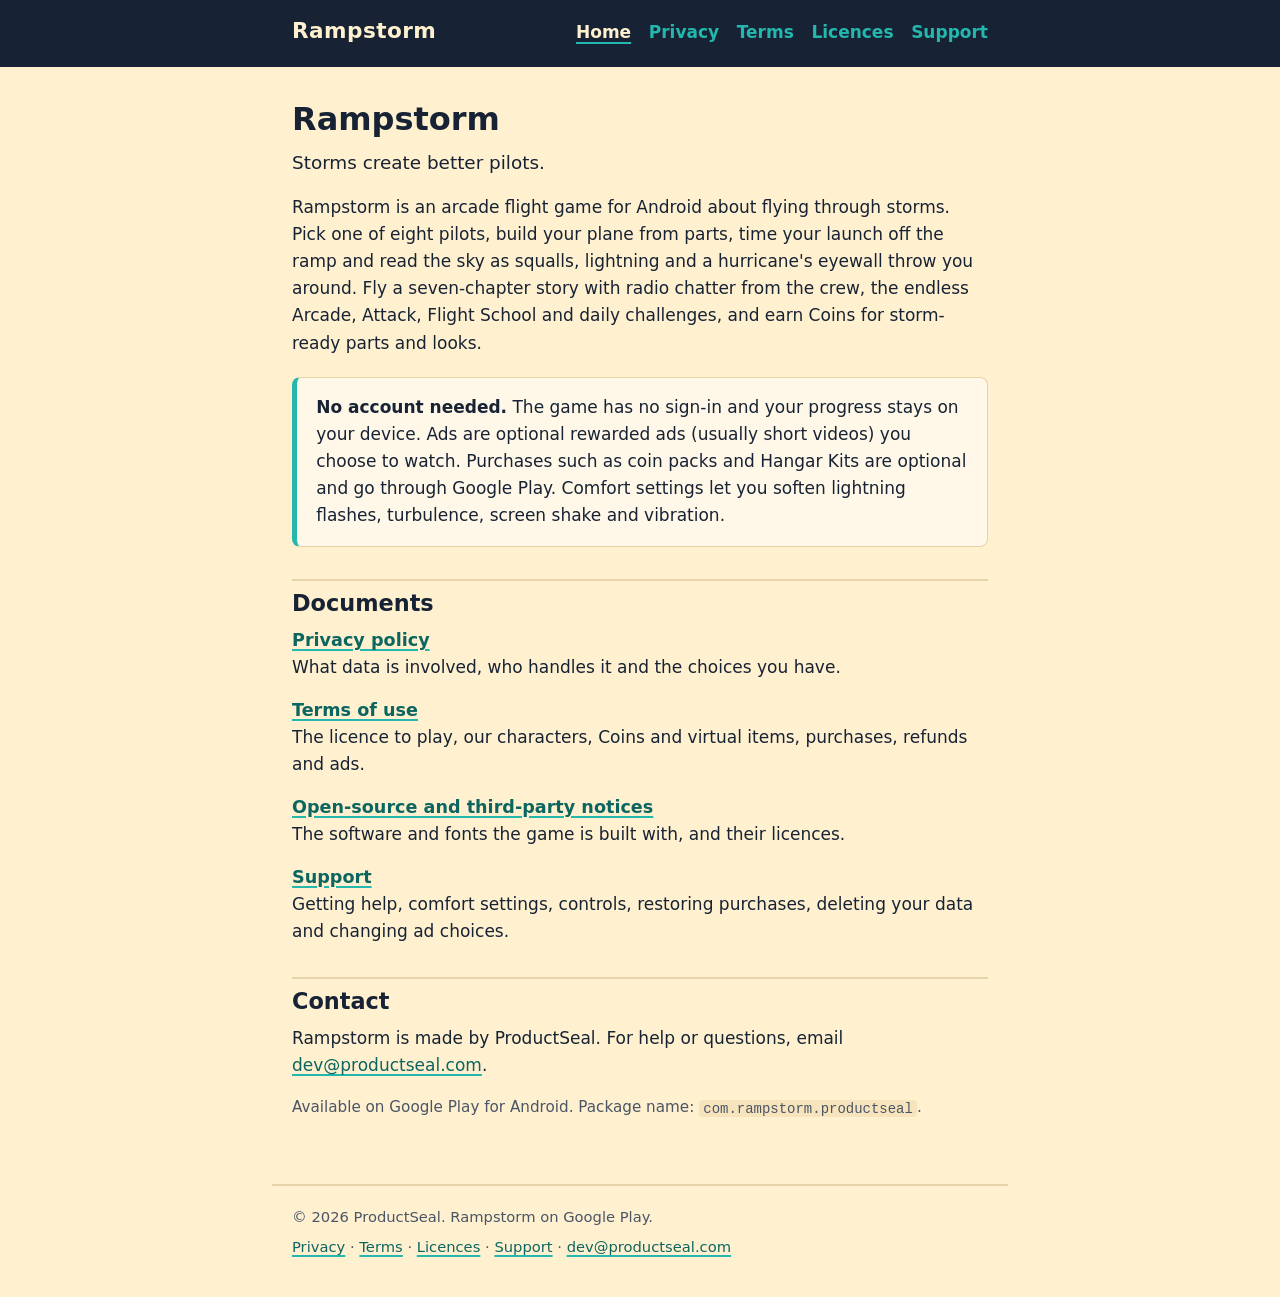
<file: index.html>
<!DOCTYPE html>
<html lang="en">
<head>
<meta charset="utf-8">
<meta name="viewport" content="width=device-width, initial-scale=1">
<title>Rampstorm</title>
<meta name="description" content="Rampstorm, an arcade flight game about flying through storms, for Android by ProductSeal. Privacy policy, terms of use, licences and support.">
<link rel="stylesheet" href="style.css">
</head>
<body>
<header class="site-header">
  <div class="wrap">
    <a class="brand" href="index.html">Rampstorm</a>
    <nav class="site-nav" aria-label="Site">
      <ul>
        <li><a href="index.html" aria-current="page">Home</a></li>
        <li><a href="privacy/index.html">Privacy</a></li>
        <li><a href="terms/index.html">Terms</a></li>
        <li><a href="licenses/index.html">Licences</a></li>
        <li><a href="support/index.html">Support</a></li>
      </ul>
    </nav>
  </div>
</header>

<main class="wrap">
  <h1>Rampstorm</h1>
  <p class="lede">Storms create better pilots.</p>
  <p>Rampstorm is an arcade flight game for Android about flying through storms. Pick one of eight pilots, build your plane from parts, time your launch off the ramp and read the sky as squalls, lightning and a hurricane's eyewall throw you around. Fly a seven-chapter story with radio chatter from the crew, the endless Arcade, Attack, Flight School and daily challenges, and earn Coins for storm-ready parts and looks.</p>

  <div class="card">
    <p><strong>No account needed.</strong> The game has no sign-in and your progress stays on your device. Ads are optional rewarded ads (usually short videos) you choose to watch. Purchases such as coin packs and Hangar Kits are optional and go through Google Play. Comfort settings let you soften lightning flashes, turbulence, screen shake and vibration.</p>
  </div>

  <h2>Documents</h2>
  <ul class="doc-list">
    <li><a href="privacy/index.html">Privacy policy</a><br>What data is involved, who handles it and the choices you have.</li>
    <li><a href="terms/index.html">Terms of use</a><br>The licence to play, our characters, Coins and virtual items, purchases, refunds and ads.</li>
    <li><a href="licenses/index.html">Open-source and third-party notices</a><br>The software and fonts the game is built with, and their licences.</li>
    <li><a href="support/index.html">Support</a><br>Getting help, comfort settings, controls, restoring purchases, deleting your data and changing ad choices.</li>
  </ul>

  <h2>Contact</h2>
  <p>Rampstorm is made by ProductSeal. For help or questions, email <a href="mailto:dev@productseal.com">dev@productseal.com</a>.</p>
  <p class="meta">Available on Google Play for Android. Package name: <code>com.rampstorm.productseal</code>.</p>
</main>

<footer class="site-footer wrap">
  <p>&copy; 2026 ProductSeal. Rampstorm on Google Play.</p>
  <p><a href="privacy/index.html">Privacy</a> &middot; <a href="terms/index.html">Terms</a> &middot; <a href="licenses/index.html">Licences</a> &middot; <a href="support/index.html">Support</a> &middot; <a href="mailto:dev@productseal.com">dev@productseal.com</a></p>
</footer>
</body>
</html>
</file>
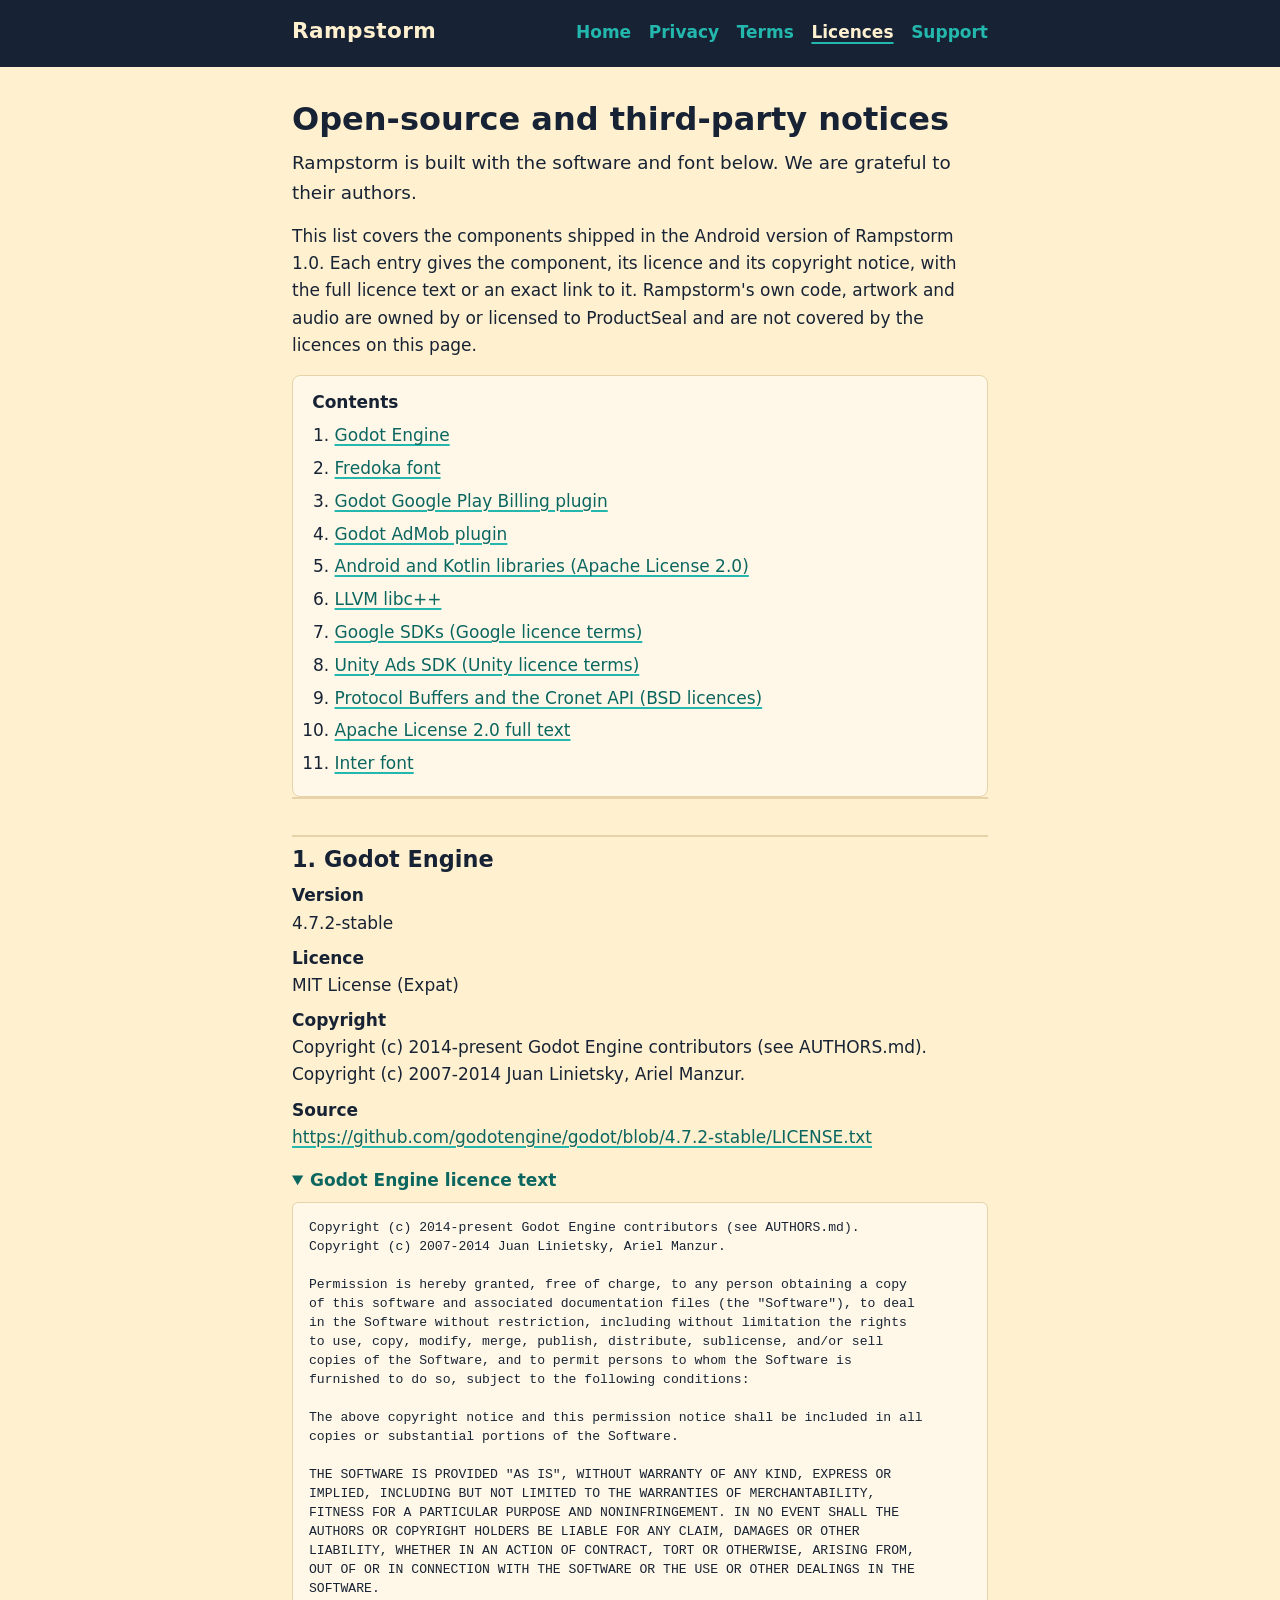
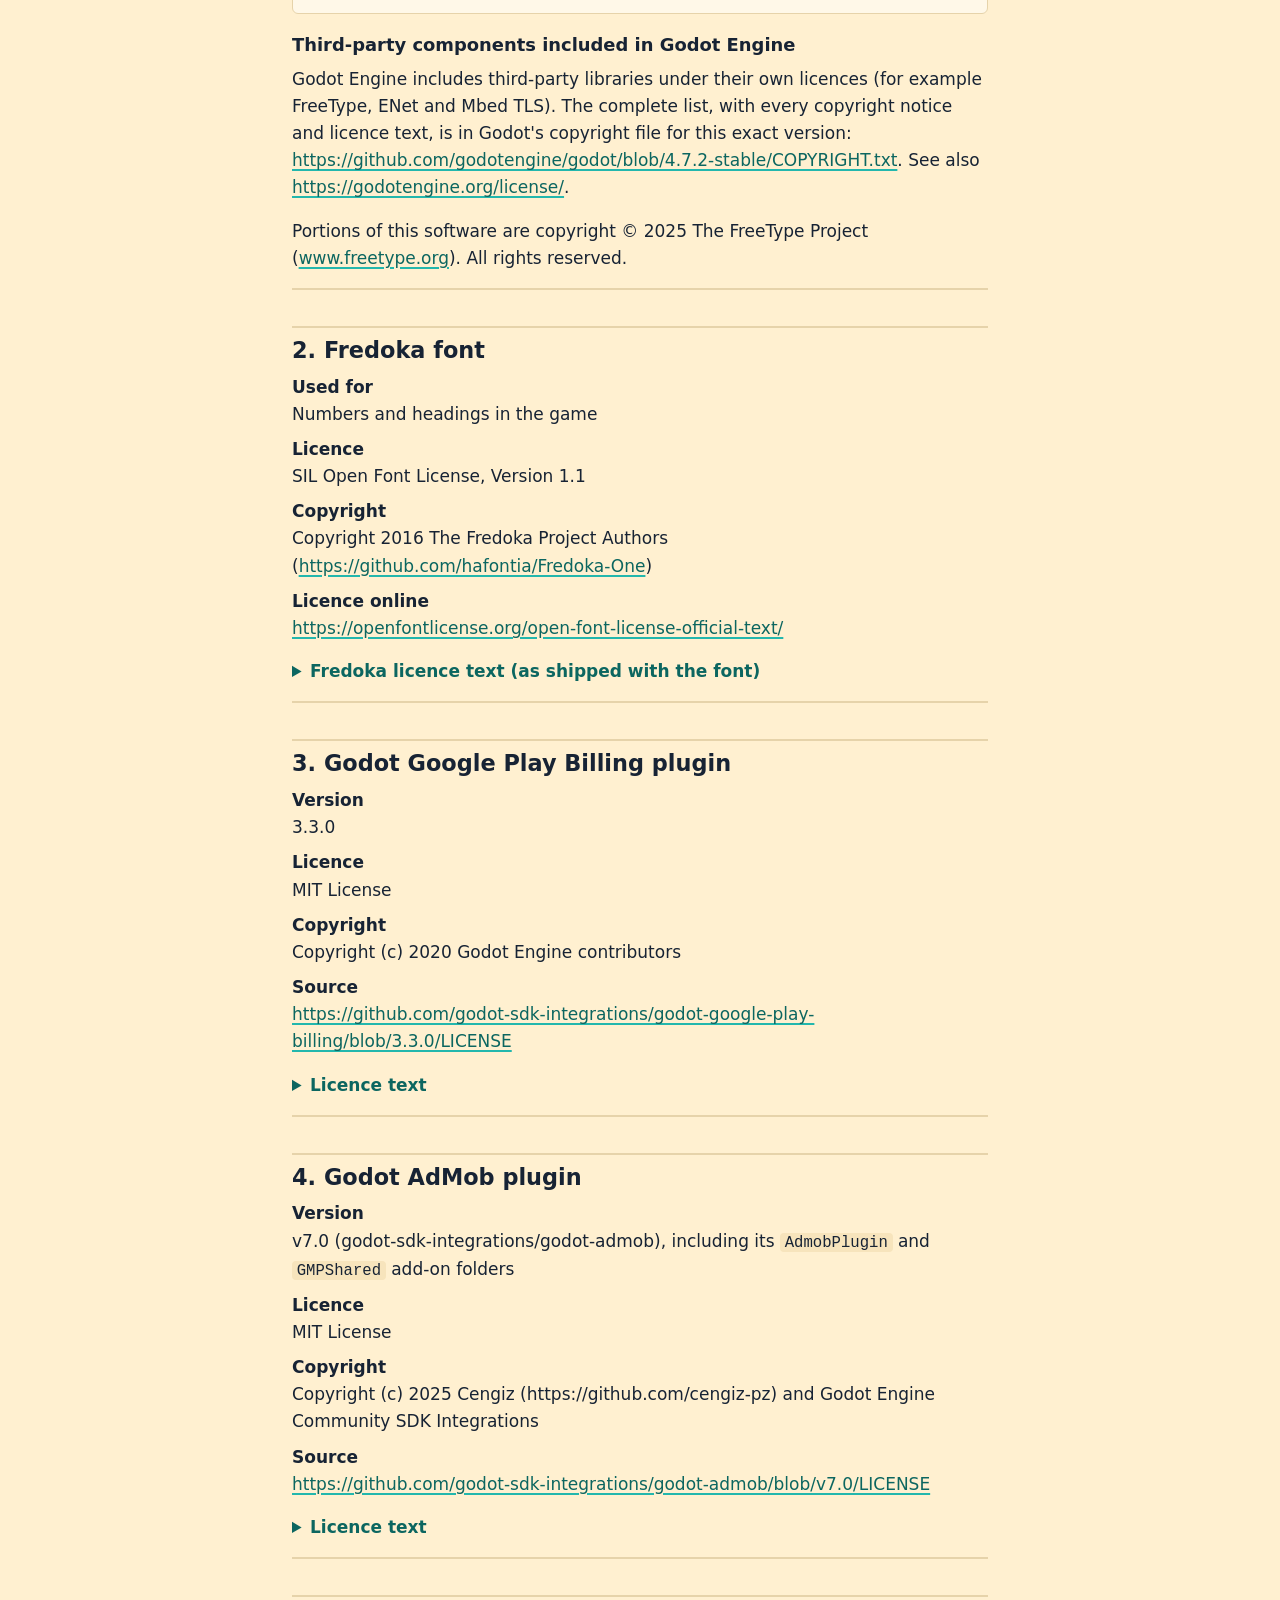
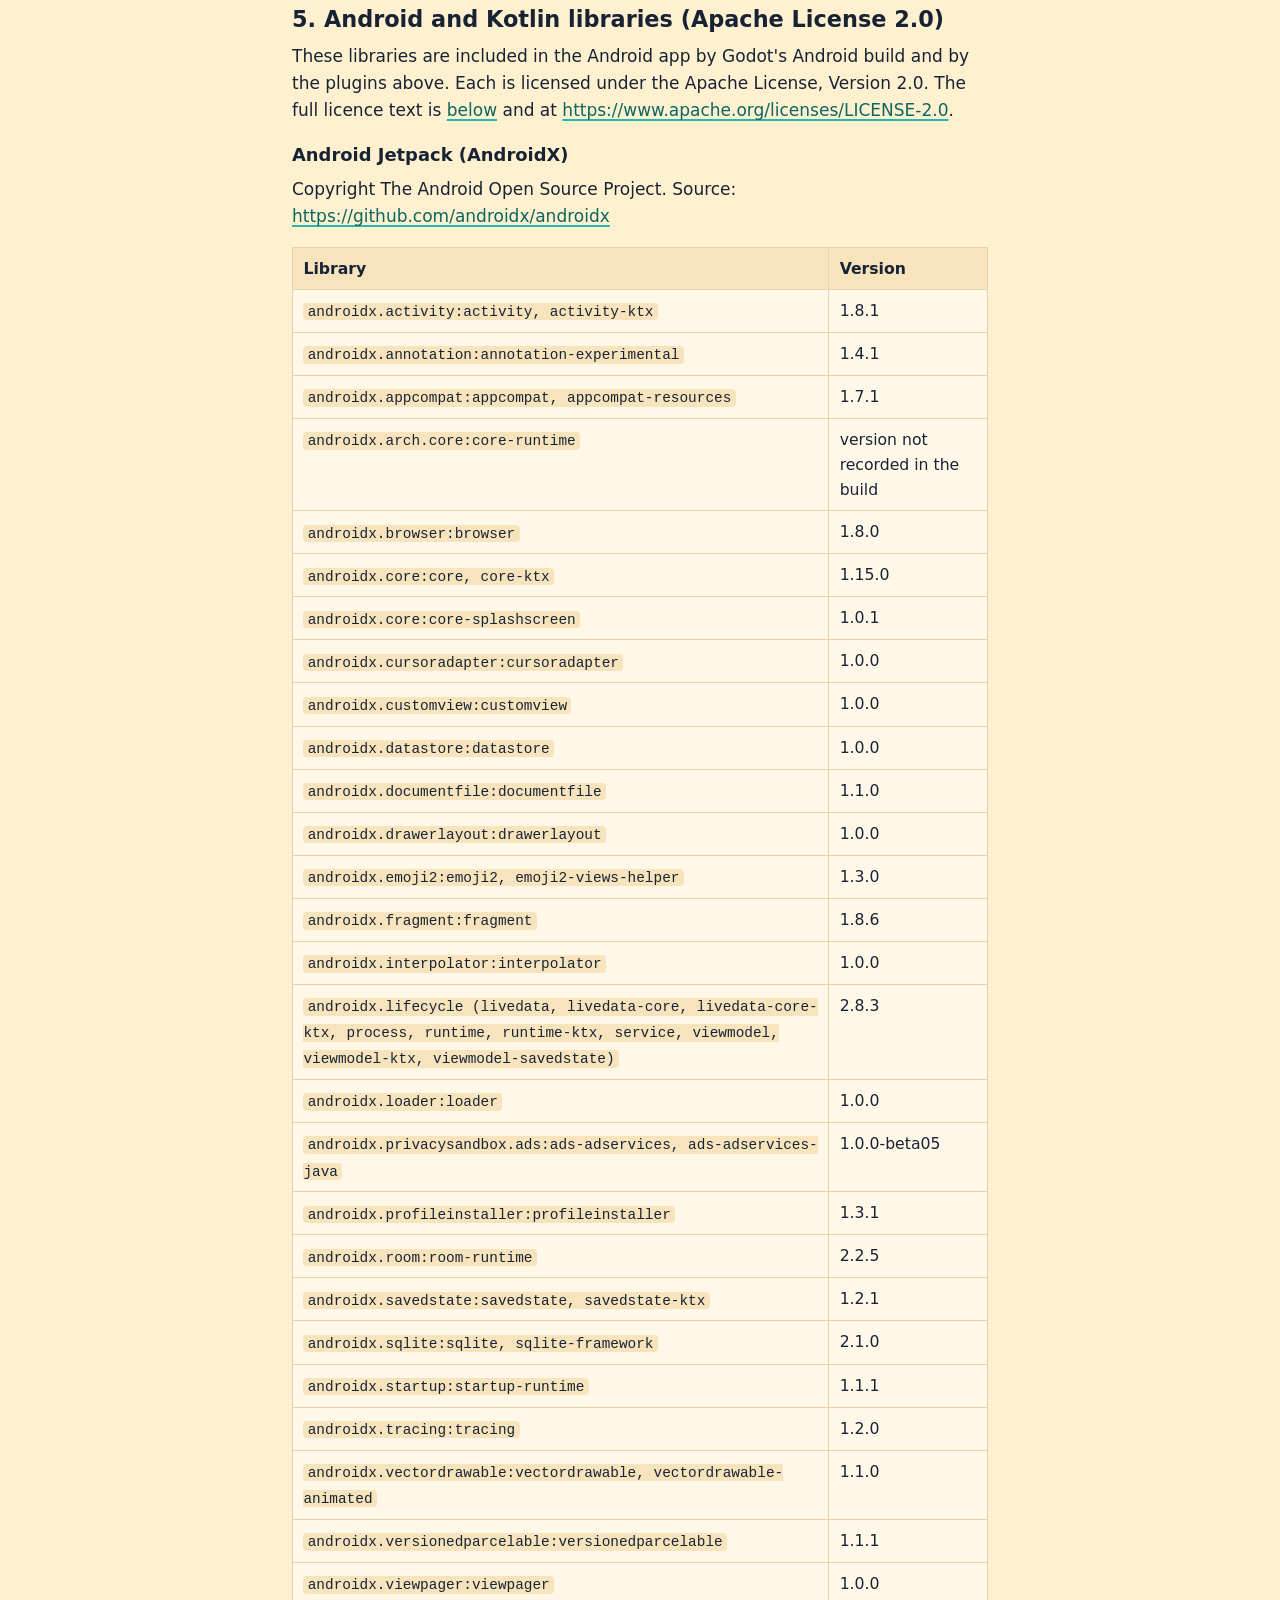
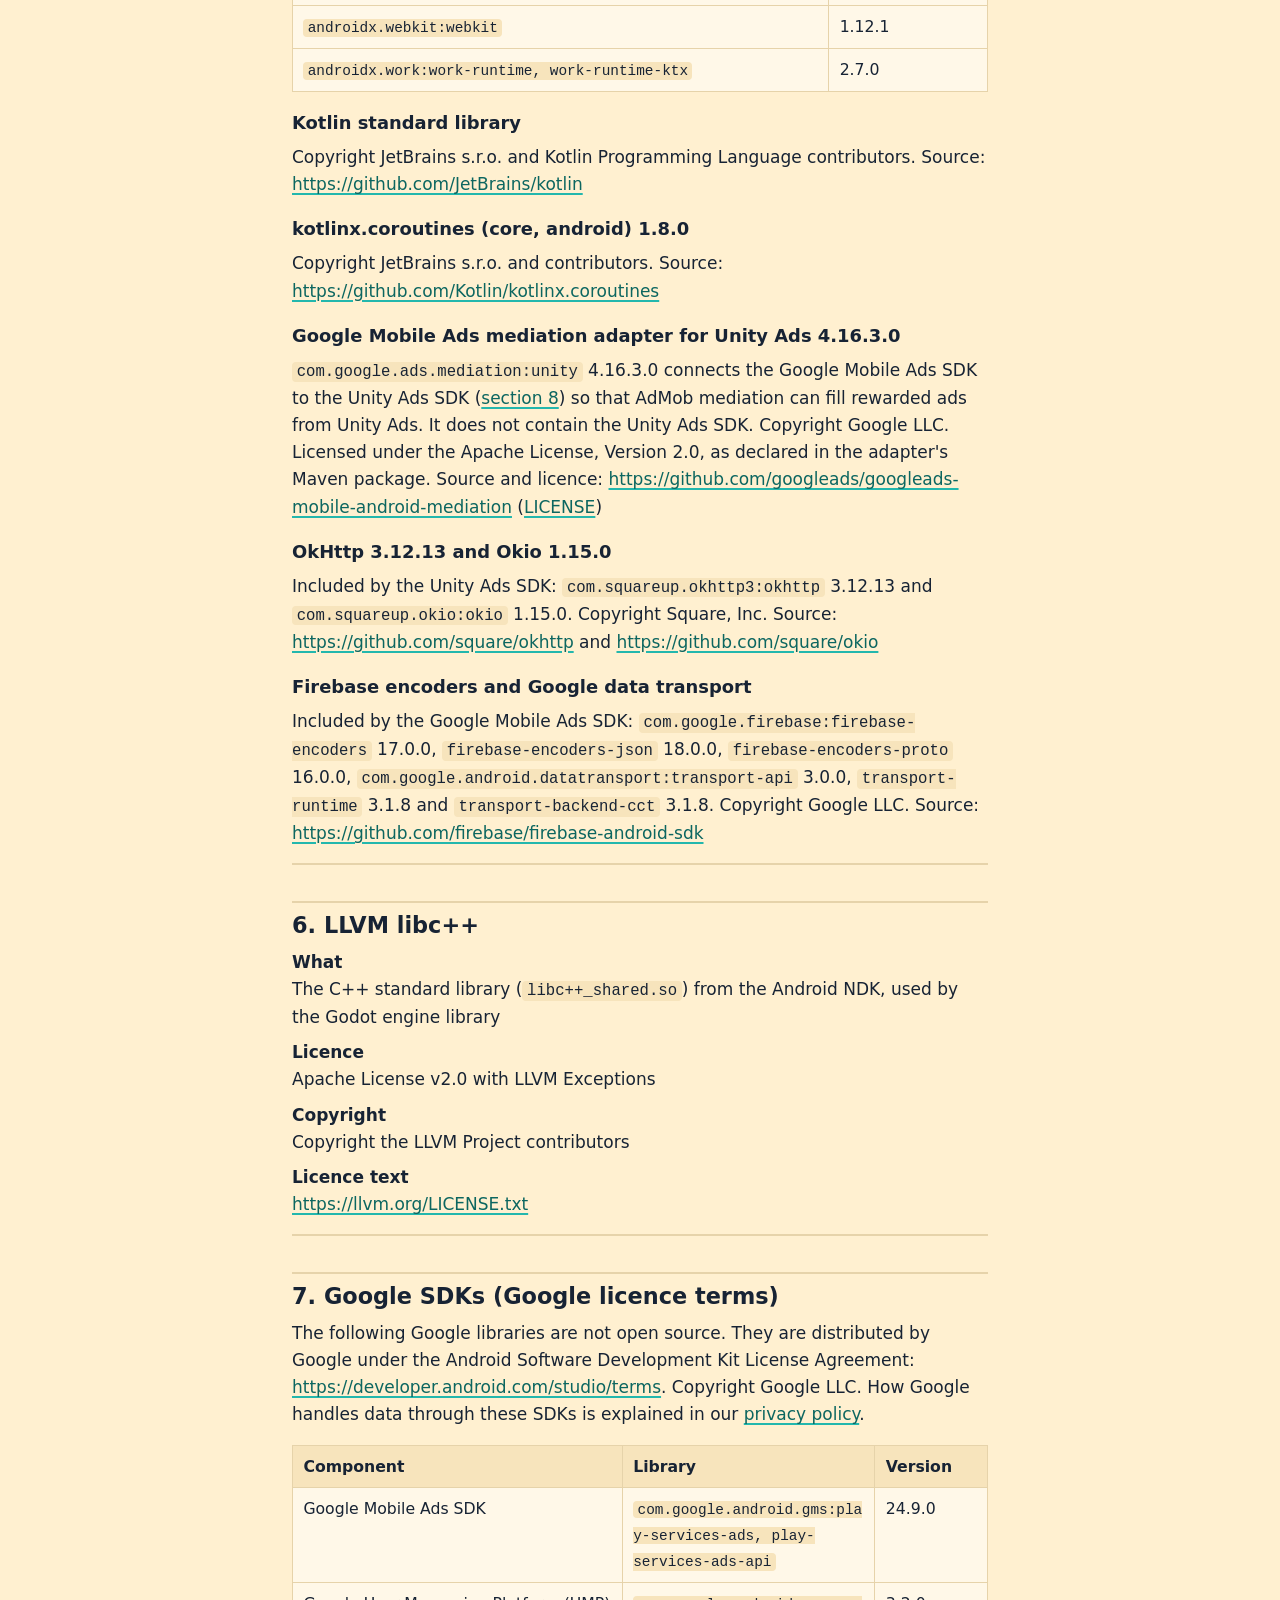
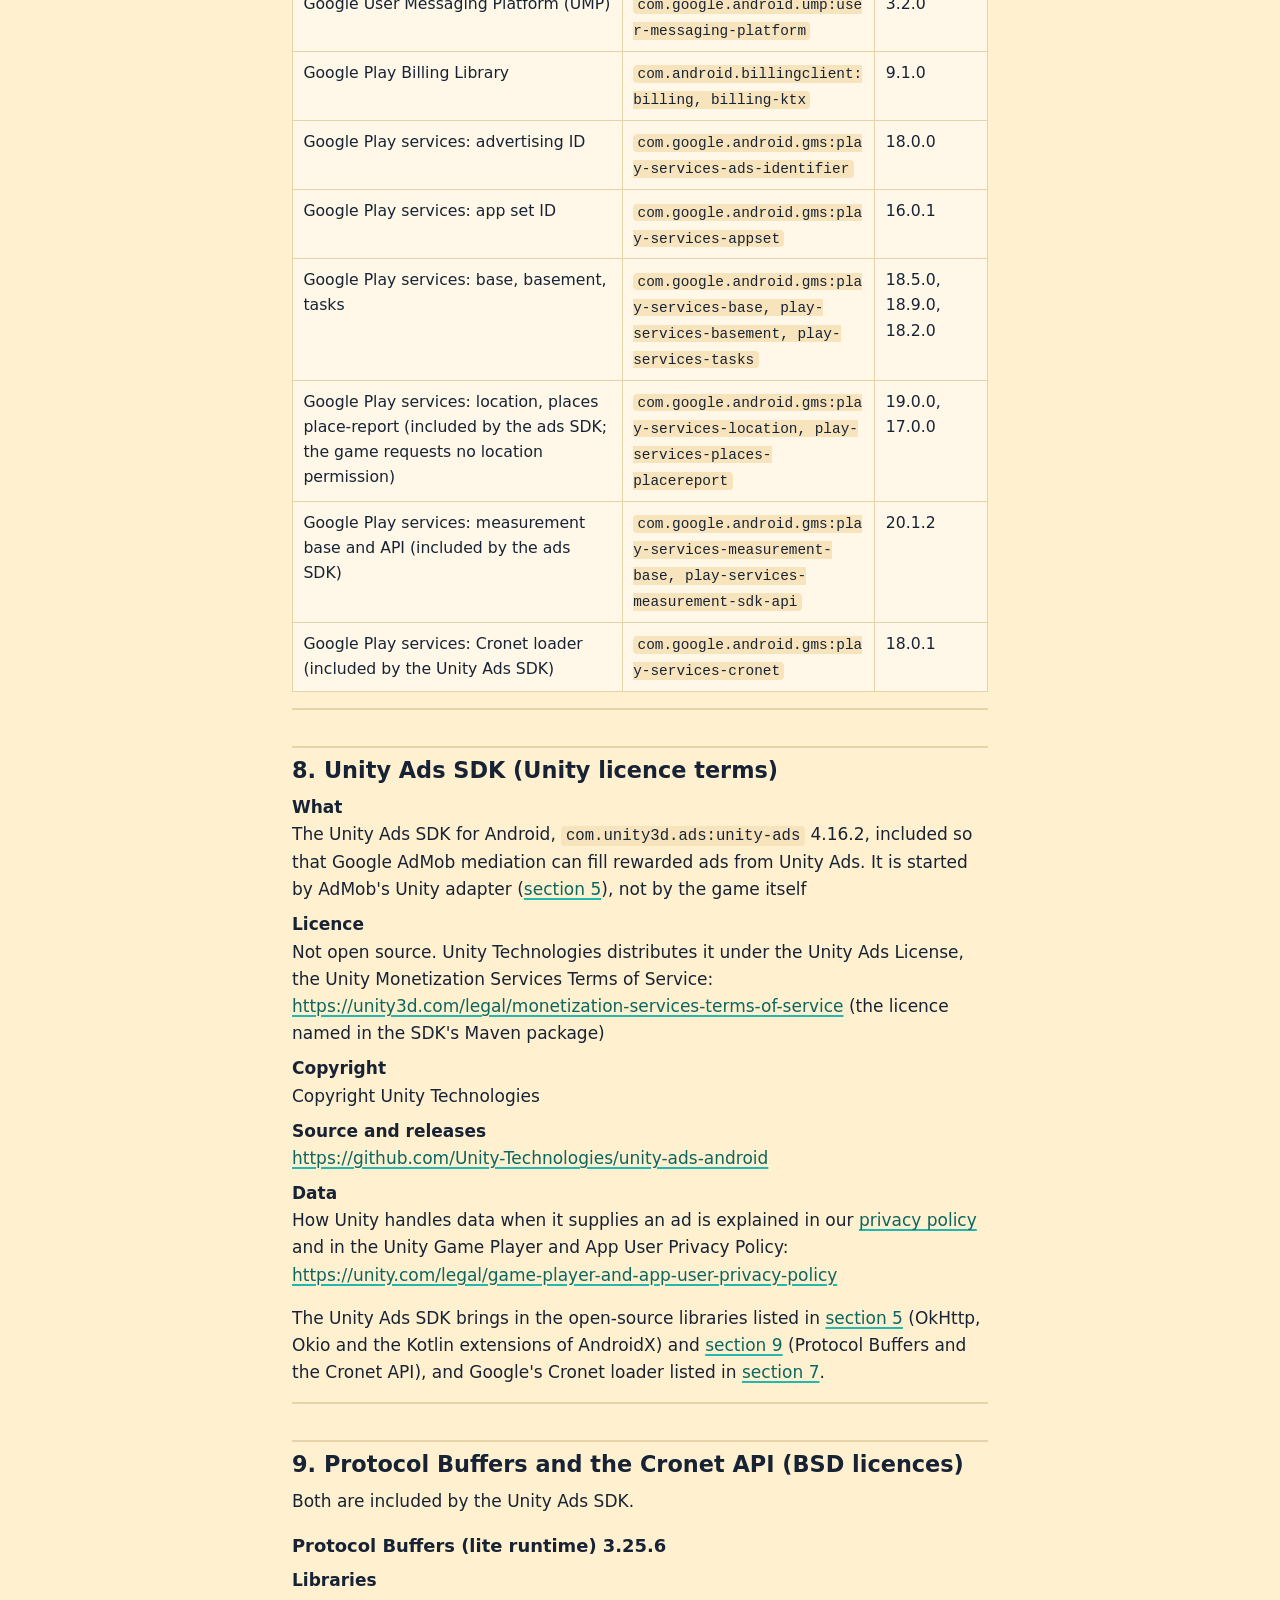
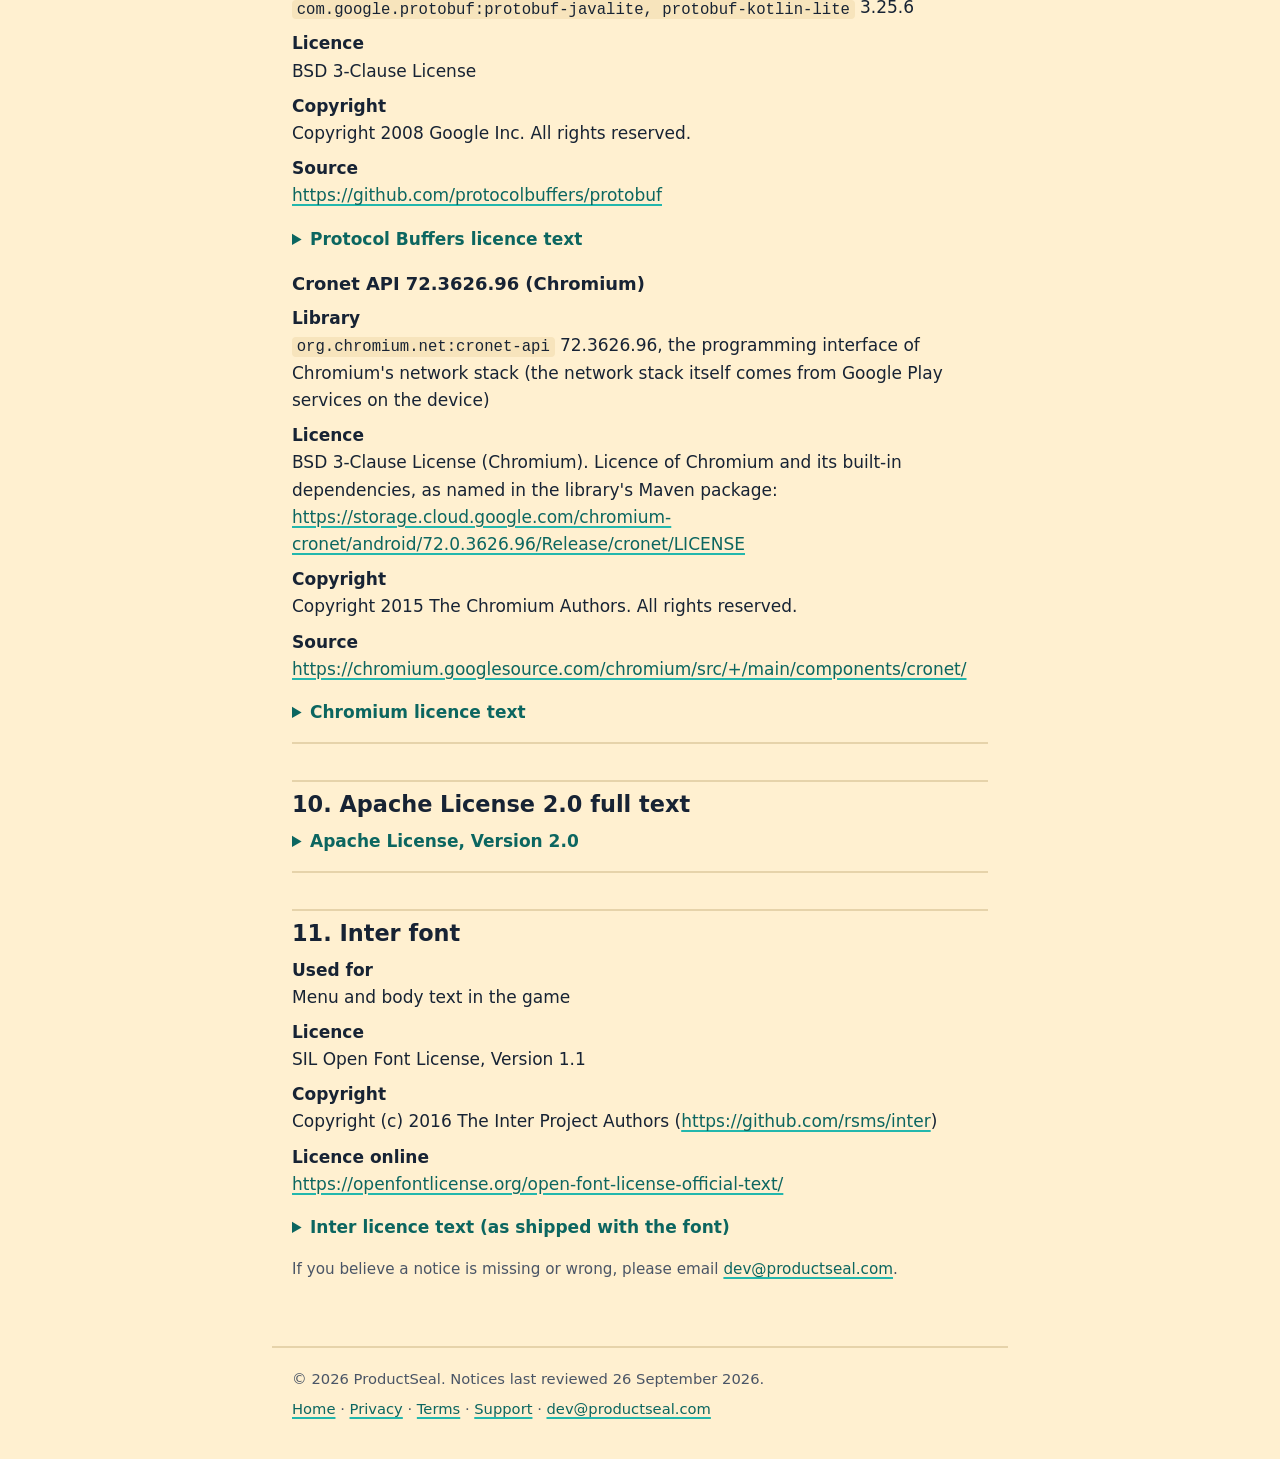
<file: licenses/index.html>
<!DOCTYPE html>
<html lang="en">
<head>
<meta charset="utf-8">
<meta name="viewport" content="width=device-width, initial-scale=1">
<title>Licences - Rampstorm</title>
<meta name="description" content="Open-source and third-party notices for Rampstorm: Godot Engine, Fredoka, Godot plugins, Android libraries, Google SDKs and the Unity Ads SDK.">
<link rel="stylesheet" href="../style.css">
</head>
<body>
<header class="site-header">
  <div class="wrap">
    <a class="brand" href="../index.html">Rampstorm</a>
    <nav class="site-nav" aria-label="Site">
      <ul>
        <li><a href="../index.html">Home</a></li>
        <li><a href="../privacy/index.html">Privacy</a></li>
        <li><a href="../terms/index.html">Terms</a></li>
        <li><a href="index.html" aria-current="page">Licences</a></li>
        <li><a href="../support/index.html">Support</a></li>
      </ul>
    </nav>
  </div>
</header>

<main class="wrap">
  <h1>Open-source and third-party notices</h1>
  <p class="lede">Rampstorm is built with the software and font below. We are grateful to their authors.</p>
  <p>This list covers the components shipped in the Android version of Rampstorm 1.0. Each entry gives the component, its licence and its copyright notice, with the full licence text or an exact link to it. Rampstorm's own code, artwork and audio are owned by or licensed to ProductSeal and are not covered by the licences on this page.</p>

  <nav class="toc" aria-label="Contents">
    <strong>Contents</strong>
    <ol>
      <li><a href="#godot">Godot Engine</a></li>
      <li><a href="#fredoka">Fredoka font</a></li>
      <li><a href="#billing-plugin">Godot Google Play Billing plugin</a></li>
      <li><a href="#admob-plugin">Godot AdMob plugin</a></li>
      <li><a href="#apache">Android and Kotlin libraries (Apache License 2.0)</a></li>
      <li><a href="#llvm">LLVM libc++</a></li>
      <li><a href="#google">Google SDKs (Google licence terms)</a></li>
      <li><a href="#unity-ads">Unity Ads SDK (Unity licence terms)</a></li>
      <li><a href="#bsd">Protocol Buffers and the Cronet API (BSD licences)</a></li>
      <li><a href="#apache-text">Apache License 2.0 full text</a></li>
      <li><a href="#inter">Inter font</a></li>
    </ol>
  </nav>

  <section class="component" id="godot">
    <h2>1. Godot Engine</h2>
    <dl class="facts">
      <dt>Version</dt><dd>4.7.2-stable</dd>
      <dt>Licence</dt><dd>MIT License (Expat)</dd>
      <dt>Copyright</dt><dd>Copyright (c) 2014-present Godot Engine contributors (see AUTHORS.md).<br>Copyright (c) 2007-2014 Juan Linietsky, Ariel Manzur.</dd>
      <dt>Source</dt><dd><a href="https://github.com/godotengine/godot/blob/4.7.2-stable/LICENSE.txt">https://github.com/godotengine/godot/blob/4.7.2-stable/LICENSE.txt</a></dd>
    </dl>
    <details open>
      <summary>Godot Engine licence text</summary>
      <pre class="license">Copyright (c) 2014-present Godot Engine contributors (see AUTHORS.md).
Copyright (c) 2007-2014 Juan Linietsky, Ariel Manzur.

Permission is hereby granted, free of charge, to any person obtaining a copy
of this software and associated documentation files (the &quot;Software&quot;), to deal
in the Software without restriction, including without limitation the rights
to use, copy, modify, merge, publish, distribute, sublicense, and/or sell
copies of the Software, and to permit persons to whom the Software is
furnished to do so, subject to the following conditions:

The above copyright notice and this permission notice shall be included in all
copies or substantial portions of the Software.

THE SOFTWARE IS PROVIDED &quot;AS IS&quot;, WITHOUT WARRANTY OF ANY KIND, EXPRESS OR
IMPLIED, INCLUDING BUT NOT LIMITED TO THE WARRANTIES OF MERCHANTABILITY,
FITNESS FOR A PARTICULAR PURPOSE AND NONINFRINGEMENT. IN NO EVENT SHALL THE
AUTHORS OR COPYRIGHT HOLDERS BE LIABLE FOR ANY CLAIM, DAMAGES OR OTHER
LIABILITY, WHETHER IN AN ACTION OF CONTRACT, TORT OR OTHERWISE, ARISING FROM,
OUT OF OR IN CONNECTION WITH THE SOFTWARE OR THE USE OR OTHER DEALINGS IN THE
SOFTWARE.</pre>
    </details>
    <h3>Third-party components included in Godot Engine</h3>
    <p>Godot Engine includes third-party libraries under their own licences (for example FreeType, ENet and Mbed TLS). The complete list, with every copyright notice and licence text, is in Godot's copyright file for this exact version: <a href="https://github.com/godotengine/godot/blob/4.7.2-stable/COPYRIGHT.txt">https://github.com/godotengine/godot/blob/4.7.2-stable/COPYRIGHT.txt</a>. See also <a href="https://godotengine.org/license/">https://godotengine.org/license/</a>.</p>
    <p>Portions of this software are copyright &copy; 2025 The FreeType Project (<a href="https://freetype.org">www.freetype.org</a>). All rights reserved.</p>
  </section>

  <section class="component" id="fredoka">
    <h2>2. Fredoka font</h2>
    <dl class="facts">
      <dt>Used for</dt><dd>Numbers and headings in the game</dd>
      <dt>Licence</dt><dd>SIL Open Font License, Version 1.1</dd>
      <dt>Copyright</dt><dd>Copyright 2016 The Fredoka Project Authors (<a href="https://github.com/hafontia/Fredoka-One">https://github.com/hafontia/Fredoka-One</a>)</dd>
      <dt>Licence online</dt><dd><a href="https://openfontlicense.org/open-font-license-official-text/">https://openfontlicense.org/open-font-license-official-text/</a></dd>
    </dl>
    <details>
      <summary>Fredoka licence text (as shipped with the font)</summary>
      <pre class="license">Copyright 2016 The Fredoka Project Authors (https://github.com/hafontia/Fredoka-One)

This Font Software is licensed under the SIL Open Font License, Version 1.1.
This license is copied below, and is also available with a FAQ at:
http://scripts.sil.org/OFL


-----------------------------------------------------------
SIL OPEN FONT LICENSE Version 1.1 - 26 February 2007
-----------------------------------------------------------

PREAMBLE
The goals of the Open Font License (OFL) are to stimulate worldwide
development of collaborative font projects, to support the font creation
efforts of academic and linguistic communities, and to provide a free and
open framework in which fonts may be shared and improved in partnership
with others.

The OFL allows the licensed fonts to be used, studied, modified and
redistributed freely as long as they are not sold by themselves. The
fonts, including any derivative works, can be bundled, embedded, 
redistributed and/or sold with any software provided that any reserved
names are not used by derivative works. The fonts and derivatives,
however, cannot be released under any other type of license. The
requirement for fonts to remain under this license does not apply
to any document created using the fonts or their derivatives.

DEFINITIONS
&quot;Font Software&quot; refers to the set of files released by the Copyright
Holder(s) under this license and clearly marked as such. This may
include source files, build scripts and documentation.

&quot;Reserved Font Name&quot; refers to any names specified as such after the
copyright statement(s).

&quot;Original Version&quot; refers to the collection of Font Software components as
distributed by the Copyright Holder(s).

&quot;Modified Version&quot; refers to any derivative made by adding to, deleting,
or substituting -- in part or in whole -- any of the components of the
Original Version, by changing formats or by porting the Font Software to a
new environment.

&quot;Author&quot; refers to any designer, engineer, programmer, technical
writer or other person who contributed to the Font Software.

PERMISSION &amp; CONDITIONS
Permission is hereby granted, free of charge, to any person obtaining
a copy of the Font Software, to use, study, copy, merge, embed, modify,
redistribute, and sell modified and unmodified copies of the Font
Software, subject to the following conditions:

1) Neither the Font Software nor any of its individual components,
in Original or Modified Versions, may be sold by itself.

2) Original or Modified Versions of the Font Software may be bundled,
redistributed and/or sold with any software, provided that each copy
contains the above copyright notice and this license. These can be
included either as stand-alone text files, human-readable headers or
in the appropriate machine-readable metadata fields within text or
binary files as long as those fields can be easily viewed by the user.

3) No Modified Version of the Font Software may use the Reserved Font
Name(s) unless explicit written permission is granted by the corresponding
Copyright Holder. This restriction only applies to the primary font name as
presented to the users.

4) The name(s) of the Copyright Holder(s) or the Author(s) of the Font
Software shall not be used to promote, endorse or advertise any
Modified Version, except to acknowledge the contribution(s) of the
Copyright Holder(s) and the Author(s) or with their explicit written
permission.

5) The Font Software, modified or unmodified, in part or in whole,
must be distributed entirely under this license, and must not be
distributed under any other license. The requirement for fonts to
remain under this license does not apply to any document created
using the Font Software.

TERMINATION
This license becomes null and void if any of the above conditions are
not met.

DISCLAIMER
THE FONT SOFTWARE IS PROVIDED &quot;AS IS&quot;, WITHOUT WARRANTY OF ANY KIND,
EXPRESS OR IMPLIED, INCLUDING BUT NOT LIMITED TO ANY WARRANTIES OF
MERCHANTABILITY, FITNESS FOR A PARTICULAR PURPOSE AND NONINFRINGEMENT
OF COPYRIGHT, PATENT, TRADEMARK, OR OTHER RIGHT. IN NO EVENT SHALL THE
COPYRIGHT HOLDER BE LIABLE FOR ANY CLAIM, DAMAGES OR OTHER LIABILITY,
INCLUDING ANY GENERAL, SPECIAL, INDIRECT, INCIDENTAL, OR CONSEQUENTIAL
DAMAGES, WHETHER IN AN ACTION OF CONTRACT, TORT OR OTHERWISE, ARISING
FROM, OUT OF THE USE OR INABILITY TO USE THE FONT SOFTWARE OR FROM
OTHER DEALINGS IN THE FONT SOFTWARE.</pre>
    </details>
  </section>

  <section class="component" id="billing-plugin">
    <h2>3. Godot Google Play Billing plugin</h2>
    <dl class="facts">
      <dt>Version</dt><dd>3.3.0</dd>
      <dt>Licence</dt><dd>MIT License</dd>
      <dt>Copyright</dt><dd>Copyright (c) 2020 Godot Engine contributors</dd>
      <dt>Source</dt><dd><a href="https://github.com/godot-sdk-integrations/godot-google-play-billing/blob/3.3.0/LICENSE">https://github.com/godot-sdk-integrations/godot-google-play-billing/blob/3.3.0/LICENSE</a></dd>
    </dl>
    <details>
      <summary>Licence text</summary>
      <pre class="license">MIT License

Copyright (c) 2020 Godot Engine contributors

Permission is hereby granted, free of charge, to any person obtaining a copy
of this software and associated documentation files (the &quot;Software&quot;), to deal
in the Software without restriction, including without limitation the rights
to use, copy, modify, merge, publish, distribute, sublicense, and/or sell
copies of the Software, and to permit persons to whom the Software is
furnished to do so, subject to the following conditions:

The above copyright notice and this permission notice shall be included in all
copies or substantial portions of the Software.

THE SOFTWARE IS PROVIDED &quot;AS IS&quot;, WITHOUT WARRANTY OF ANY KIND, EXPRESS OR
IMPLIED, INCLUDING BUT NOT LIMITED TO THE WARRANTIES OF MERCHANTABILITY,
FITNESS FOR A PARTICULAR PURPOSE AND NONINFRINGEMENT. IN NO EVENT SHALL THE
AUTHORS OR COPYRIGHT HOLDERS BE LIABLE FOR ANY CLAIM, DAMAGES OR OTHER
LIABILITY, WHETHER IN AN ACTION OF CONTRACT, TORT OR OTHERWISE, ARISING FROM,
OUT OF OR IN CONNECTION WITH THE SOFTWARE OR THE USE OR OTHER DEALINGS IN THE
SOFTWARE.</pre>
    </details>
  </section>

  <section class="component" id="admob-plugin">
    <h2>4. Godot AdMob plugin</h2>
    <dl class="facts">
      <dt>Version</dt><dd>v7.0 (godot-sdk-integrations/godot-admob), including its <code>AdmobPlugin</code> and <code>GMPShared</code> add-on folders</dd>
      <dt>Licence</dt><dd>MIT License</dd>
      <dt>Copyright</dt><dd>Copyright (c) 2025 Cengiz (https://github.com/cengiz-pz) and Godot Engine Community SDK Integrations</dd>
      <dt>Source</dt><dd><a href="https://github.com/godot-sdk-integrations/godot-admob/blob/v7.0/LICENSE">https://github.com/godot-sdk-integrations/godot-admob/blob/v7.0/LICENSE</a></dd>
    </dl>
    <details>
      <summary>Licence text</summary>
      <pre class="license">MIT License

Copyright (c) 2025 Cengiz (https://github.com/cengiz-pz) and Godot Engine Community SDK Integrations

Permission is hereby granted, free of charge, to any person obtaining a copy
of this software and associated documentation files (the &quot;Software&quot;), to deal
in the Software without restriction, including without limitation the rights
to use, copy, modify, merge, publish, distribute, sublicense, and/or sell
copies of the Software, and to permit persons to whom the Software is
furnished to do so, subject to the following conditions:

The above copyright notice and this permission notice shall be included in all
copies or substantial portions of the Software.

THE SOFTWARE IS PROVIDED &quot;AS IS&quot;, WITHOUT WARRANTY OF ANY KIND, EXPRESS OR
IMPLIED, INCLUDING BUT NOT LIMITED TO THE WARRANTIES OF MERCHANTABILITY,
FITNESS FOR A PARTICULAR PURPOSE AND NONINFRINGEMENT. IN NO EVENT SHALL THE
AUTHORS OR COPYRIGHT HOLDERS BE LIABLE FOR ANY CLAIM, DAMAGES OR OTHER
LIABILITY, WHETHER IN AN ACTION OF CONTRACT, TORT OR OTHERWISE, ARISING FROM,
OUT OF OR IN CONNECTION WITH THE SOFTWARE OR THE USE OR OTHER DEALINGS IN THE
SOFTWARE.</pre>
    </details>
  </section>

  <section class="component" id="apache">
    <h2>5. Android and Kotlin libraries (Apache License 2.0)</h2>
    <p>These libraries are included in the Android app by Godot's Android build and by the plugins above. Each is licensed under the Apache License, Version 2.0. The full licence text is <a href="#apache-text">below</a> and at <a href="https://www.apache.org/licenses/LICENSE-2.0">https://www.apache.org/licenses/LICENSE-2.0</a>.</p>

    <h3>Android Jetpack (AndroidX)</h3>
    <p>Copyright The Android Open Source Project. Source: <a href="https://github.com/androidx/androidx">https://github.com/androidx/androidx</a></p>
    <div class="table-scroll">
      <table>
        <thead><tr><th scope="col">Library</th><th scope="col">Version</th></tr></thead>
        <tbody>
          <tr><td><code>androidx.activity:activity, activity-ktx</code></td><td>1.8.1</td></tr>
          <tr><td><code>androidx.annotation:annotation-experimental</code></td><td>1.4.1</td></tr>
          <tr><td><code>androidx.appcompat:appcompat, appcompat-resources</code></td><td>1.7.1</td></tr>
          <tr><td><code>androidx.arch.core:core-runtime</code></td><td>version not recorded in the build</td></tr>
          <tr><td><code>androidx.browser:browser</code></td><td>1.8.0</td></tr>
          <tr><td><code>androidx.core:core, core-ktx</code></td><td>1.15.0</td></tr>
          <tr><td><code>androidx.core:core-splashscreen</code></td><td>1.0.1</td></tr>
          <tr><td><code>androidx.cursoradapter:cursoradapter</code></td><td>1.0.0</td></tr>
          <tr><td><code>androidx.customview:customview</code></td><td>1.0.0</td></tr>
          <tr><td><code>androidx.datastore:datastore</code></td><td>1.0.0</td></tr>
          <tr><td><code>androidx.documentfile:documentfile</code></td><td>1.1.0</td></tr>
          <tr><td><code>androidx.drawerlayout:drawerlayout</code></td><td>1.0.0</td></tr>
          <tr><td><code>androidx.emoji2:emoji2, emoji2-views-helper</code></td><td>1.3.0</td></tr>
          <tr><td><code>androidx.fragment:fragment</code></td><td>1.8.6</td></tr>
          <tr><td><code>androidx.interpolator:interpolator</code></td><td>1.0.0</td></tr>
          <tr><td><code>androidx.lifecycle (livedata, livedata-core, livedata-core-ktx, process, runtime, runtime-ktx, service, viewmodel, viewmodel-ktx, viewmodel-savedstate)</code></td><td>2.8.3</td></tr>
          <tr><td><code>androidx.loader:loader</code></td><td>1.0.0</td></tr>
          <tr><td><code>androidx.privacysandbox.ads:ads-adservices, ads-adservices-java</code></td><td>1.0.0-beta05</td></tr>
          <tr><td><code>androidx.profileinstaller:profileinstaller</code></td><td>1.3.1</td></tr>
          <tr><td><code>androidx.room:room-runtime</code></td><td>2.2.5</td></tr>
          <tr><td><code>androidx.savedstate:savedstate, savedstate-ktx</code></td><td>1.2.1</td></tr>
          <tr><td><code>androidx.sqlite:sqlite, sqlite-framework</code></td><td>2.1.0</td></tr>
          <tr><td><code>androidx.startup:startup-runtime</code></td><td>1.1.1</td></tr>
          <tr><td><code>androidx.tracing:tracing</code></td><td>1.2.0</td></tr>
          <tr><td><code>androidx.vectordrawable:vectordrawable, vectordrawable-animated</code></td><td>1.1.0</td></tr>
          <tr><td><code>androidx.versionedparcelable:versionedparcelable</code></td><td>1.1.1</td></tr>
          <tr><td><code>androidx.viewpager:viewpager</code></td><td>1.0.0</td></tr>
          <tr><td><code>androidx.webkit:webkit</code></td><td>1.12.1</td></tr>
          <tr><td><code>androidx.work:work-runtime, work-runtime-ktx</code></td><td>2.7.0</td></tr>
        </tbody>
      </table>
    </div>

    <h3>Kotlin standard library</h3>
    <p>Copyright JetBrains s.r.o. and Kotlin Programming Language contributors. Source: <a href="https://github.com/JetBrains/kotlin">https://github.com/JetBrains/kotlin</a></p>

    <h3>kotlinx.coroutines (core, android) 1.8.0</h3>
    <p>Copyright JetBrains s.r.o. and contributors. Source: <a href="https://github.com/Kotlin/kotlinx.coroutines">https://github.com/Kotlin/kotlinx.coroutines</a></p>

    <h3>Google Mobile Ads mediation adapter for Unity Ads 4.16.3.0</h3>
    <p><code>com.google.ads.mediation:unity</code> 4.16.3.0 connects the Google Mobile Ads SDK to the Unity Ads SDK (<a href="#unity-ads">section 8</a>) so that AdMob mediation can fill rewarded ads from Unity Ads. It does not contain the Unity Ads SDK. Copyright Google LLC. Licensed under the Apache License, Version 2.0, as declared in the adapter's Maven package. Source and licence: <a href="https://github.com/googleads/googleads-mobile-android-mediation">https://github.com/googleads/googleads-mobile-android-mediation</a> (<a href="https://github.com/googleads/googleads-mobile-android-mediation/blob/main/LICENSE">LICENSE</a>)</p>

    <h3>OkHttp 3.12.13 and Okio 1.15.0</h3>
    <p>Included by the Unity Ads SDK: <code>com.squareup.okhttp3:okhttp</code> 3.12.13 and <code>com.squareup.okio:okio</code> 1.15.0. Copyright Square, Inc. Source: <a href="https://github.com/square/okhttp">https://github.com/square/okhttp</a> and <a href="https://github.com/square/okio">https://github.com/square/okio</a></p>

    <h3>Firebase encoders and Google data transport</h3>
    <p>Included by the Google Mobile Ads SDK: <code>com.google.firebase:firebase-encoders</code> 17.0.0, <code>firebase-encoders-json</code> 18.0.0, <code>firebase-encoders-proto</code> 16.0.0, <code>com.google.android.datatransport:transport-api</code> 3.0.0, <code>transport-runtime</code> 3.1.8 and <code>transport-backend-cct</code> 3.1.8. Copyright Google LLC. Source: <a href="https://github.com/firebase/firebase-android-sdk">https://github.com/firebase/firebase-android-sdk</a></p>
  </section>

  <section class="component" id="llvm">
    <h2>6. LLVM libc++</h2>
    <dl class="facts">
      <dt>What</dt><dd>The C++ standard library (<code>libc++_shared.so</code>) from the Android NDK, used by the Godot engine library</dd>
      <dt>Licence</dt><dd>Apache License v2.0 with LLVM Exceptions</dd>
      <dt>Copyright</dt><dd>Copyright the LLVM Project contributors</dd>
      <dt>Licence text</dt><dd><a href="https://llvm.org/LICENSE.txt">https://llvm.org/LICENSE.txt</a></dd>
    </dl>
  </section>

  <section class="component" id="google">
    <h2>7. Google SDKs (Google licence terms)</h2>
    <p>The following Google libraries are not open source. They are distributed by Google under the Android Software Development Kit License Agreement: <a href="https://developer.android.com/studio/terms">https://developer.android.com/studio/terms</a>. Copyright Google LLC. How Google handles data through these SDKs is explained in our <a href="../privacy/index.html">privacy policy</a>.</p>
    <div class="table-scroll">
      <table>
        <thead><tr><th scope="col">Component</th><th scope="col">Library</th><th scope="col">Version</th></tr></thead>
        <tbody>
          <tr><td>Google Mobile Ads SDK</td><td><code>com.google.android.gms:play-services-ads, play-services-ads-api</code></td><td>24.9.0</td></tr>
          <tr><td>Google User Messaging Platform (UMP)</td><td><code>com.google.android.ump:user-messaging-platform</code></td><td>3.2.0</td></tr>
          <tr><td>Google Play Billing Library</td><td><code>com.android.billingclient:billing, billing-ktx</code></td><td>9.1.0</td></tr>
          <tr><td>Google Play services: advertising ID</td><td><code>com.google.android.gms:play-services-ads-identifier</code></td><td>18.0.0</td></tr>
          <tr><td>Google Play services: app set ID</td><td><code>com.google.android.gms:play-services-appset</code></td><td>16.0.1</td></tr>
          <tr><td>Google Play services: base, basement, tasks</td><td><code>com.google.android.gms:play-services-base, play-services-basement, play-services-tasks</code></td><td>18.5.0, 18.9.0, 18.2.0</td></tr>
          <tr><td>Google Play services: location, places place-report (included by the ads SDK; the game requests no location permission)</td><td><code>com.google.android.gms:play-services-location, play-services-places-placereport</code></td><td>19.0.0, 17.0.0</td></tr>
          <tr><td>Google Play services: measurement base and API (included by the ads SDK)</td><td><code>com.google.android.gms:play-services-measurement-base, play-services-measurement-sdk-api</code></td><td>20.1.2</td></tr>
          <tr><td>Google Play services: Cronet loader (included by the Unity Ads SDK)</td><td><code>com.google.android.gms:play-services-cronet</code></td><td>18.0.1</td></tr>
        </tbody>
      </table>
    </div>
  </section>

  <section class="component" id="unity-ads">
    <h2>8. Unity Ads SDK (Unity licence terms)</h2>
    <dl class="facts">
      <dt>What</dt><dd>The Unity Ads SDK for Android, <code>com.unity3d.ads:unity-ads</code> 4.16.2, included so that Google AdMob mediation can fill rewarded ads from Unity Ads. It is started by AdMob's Unity adapter (<a href="#apache">section 5</a>), not by the game itself</dd>
      <dt>Licence</dt><dd>Not open source. Unity Technologies distributes it under the Unity Ads License, the Unity Monetization Services Terms of Service: <a href="https://unity3d.com/legal/monetization-services-terms-of-service">https://unity3d.com/legal/monetization-services-terms-of-service</a> (the licence named in the SDK's Maven package)</dd>
      <dt>Copyright</dt><dd>Copyright Unity Technologies</dd>
      <dt>Source and releases</dt><dd><a href="https://github.com/Unity-Technologies/unity-ads-android">https://github.com/Unity-Technologies/unity-ads-android</a></dd>
      <dt>Data</dt><dd>How Unity handles data when it supplies an ad is explained in our <a href="../privacy/index.html">privacy policy</a> and in the Unity Game Player and App User Privacy Policy: <a href="https://unity.com/legal/game-player-and-app-user-privacy-policy">https://unity.com/legal/game-player-and-app-user-privacy-policy</a></dd>
    </dl>
    <p>The Unity Ads SDK brings in the open-source libraries listed in <a href="#apache">section 5</a> (OkHttp, Okio and the Kotlin extensions of AndroidX) and <a href="#bsd">section 9</a> (Protocol Buffers and the Cronet API), and Google's Cronet loader listed in <a href="#google">section 7</a>.</p>
  </section>

  <section class="component" id="bsd">
    <h2>9. Protocol Buffers and the Cronet API (BSD licences)</h2>
    <p>Both are included by the Unity Ads SDK.</p>

    <h3>Protocol Buffers (lite runtime) 3.25.6</h3>
    <dl class="facts">
      <dt>Libraries</dt><dd><code>com.google.protobuf:protobuf-javalite, protobuf-kotlin-lite</code> 3.25.6</dd>
      <dt>Licence</dt><dd>BSD 3-Clause License</dd>
      <dt>Copyright</dt><dd>Copyright 2008 Google Inc. All rights reserved.</dd>
      <dt>Source</dt><dd><a href="https://github.com/protocolbuffers/protobuf">https://github.com/protocolbuffers/protobuf</a></dd>
    </dl>
    <details>
      <summary>Protocol Buffers licence text</summary>
      <pre class="license">Copyright 2008 Google Inc.  All rights reserved.

Redistribution and use in source and binary forms, with or without
modification, are permitted provided that the following conditions are
met:

    * Redistributions of source code must retain the above copyright
notice, this list of conditions and the following disclaimer.
    * Redistributions in binary form must reproduce the above
copyright notice, this list of conditions and the following disclaimer
in the documentation and/or other materials provided with the
distribution.
    * Neither the name of Google Inc. nor the names of its
contributors may be used to endorse or promote products derived from
this software without specific prior written permission.

THIS SOFTWARE IS PROVIDED BY THE COPYRIGHT HOLDERS AND CONTRIBUTORS
&quot;AS IS&quot; AND ANY EXPRESS OR IMPLIED WARRANTIES, INCLUDING, BUT NOT
LIMITED TO, THE IMPLIED WARRANTIES OF MERCHANTABILITY AND FITNESS FOR
A PARTICULAR PURPOSE ARE DISCLAIMED. IN NO EVENT SHALL THE COPYRIGHT
OWNER OR CONTRIBUTORS BE LIABLE FOR ANY DIRECT, INDIRECT, INCIDENTAL,
SPECIAL, EXEMPLARY, OR CONSEQUENTIAL DAMAGES (INCLUDING, BUT NOT
LIMITED TO, PROCUREMENT OF SUBSTITUTE GOODS OR SERVICES; LOSS OF USE,
DATA, OR PROFITS; OR BUSINESS INTERRUPTION) HOWEVER CAUSED AND ON ANY
THEORY OF LIABILITY, WHETHER IN CONTRACT, STRICT LIABILITY, OR TORT
(INCLUDING NEGLIGENCE OR OTHERWISE) ARISING IN ANY WAY OUT OF THE USE
OF THIS SOFTWARE, EVEN IF ADVISED OF THE POSSIBILITY OF SUCH DAMAGE.

Code generated by the Protocol Buffer compiler is owned by the owner
of the input file used when generating it.  This code is not
standalone and requires a support library to be linked with it.  This
support library is itself covered by the above license.</pre>
    </details>

    <h3>Cronet API 72.3626.96 (Chromium)</h3>
    <dl class="facts">
      <dt>Library</dt><dd><code>org.chromium.net:cronet-api</code> 72.3626.96, the programming interface of Chromium's network stack (the network stack itself comes from Google Play services on the device)</dd>
      <dt>Licence</dt><dd>BSD 3-Clause License (Chromium). Licence of Chromium and its built-in dependencies, as named in the library's Maven package: <a href="https://storage.cloud.google.com/chromium-cronet/android/72.0.3626.96/Release/cronet/LICENSE">https://storage.cloud.google.com/chromium-cronet/android/72.0.3626.96/Release/cronet/LICENSE</a></dd>
      <dt>Copyright</dt><dd>Copyright 2015 The Chromium Authors. All rights reserved.</dd>
      <dt>Source</dt><dd><a href="https://chromium.googlesource.com/chromium/src/+/main/components/cronet/">https://chromium.googlesource.com/chromium/src/+/main/components/cronet/</a></dd>
    </dl>
    <details>
      <summary>Chromium licence text</summary>
      <pre class="license">Copyright 2015 The Chromium Authors. All rights reserved.

Redistribution and use in source and binary forms, with or without
modification, are permitted provided that the following conditions are
met:

    * Redistributions of source code must retain the above copyright
notice, this list of conditions and the following disclaimer.
    * Redistributions in binary form must reproduce the above
copyright notice, this list of conditions and the following disclaimer
in the documentation and/or other materials provided with the
distribution.
    * Neither the name of Google Inc. nor the names of its
contributors may be used to endorse or promote products derived from
this software without specific prior written permission.

THIS SOFTWARE IS PROVIDED BY THE COPYRIGHT HOLDERS AND CONTRIBUTORS
&quot;AS IS&quot; AND ANY EXPRESS OR IMPLIED WARRANTIES, INCLUDING, BUT NOT
LIMITED TO, THE IMPLIED WARRANTIES OF MERCHANTABILITY AND FITNESS FOR
A PARTICULAR PURPOSE ARE DISCLAIMED. IN NO EVENT SHALL THE COPYRIGHT
OWNER OR CONTRIBUTORS BE LIABLE FOR ANY DIRECT, INDIRECT, INCIDENTAL,
SPECIAL, EXEMPLARY, OR CONSEQUENTIAL DAMAGES (INCLUDING, BUT NOT
LIMITED TO, PROCUREMENT OF SUBSTITUTE GOODS OR SERVICES; LOSS OF USE,
DATA, OR PROFITS; OR BUSINESS INTERRUPTION) HOWEVER CAUSED AND ON ANY
THEORY OF LIABILITY, WHETHER IN CONTRACT, STRICT LIABILITY, OR TORT
(INCLUDING NEGLIGENCE OR OTHERWISE) ARISING IN ANY WAY OUT OF THE USE
OF THIS SOFTWARE, EVEN IF ADVISED OF THE POSSIBILITY OF SUCH DAMAGE.</pre>
    </details>
  </section>

  <section class="component" id="apache-text">
    <h2>10. Apache License 2.0 full text</h2>
    <details>
      <summary>Apache License, Version 2.0</summary>
      <pre class="license">                                 Apache License
                           Version 2.0, January 2004
                        http://www.apache.org/licenses/

   TERMS AND CONDITIONS FOR USE, REPRODUCTION, AND DISTRIBUTION

   1. Definitions.

      &quot;License&quot; shall mean the terms and conditions for use, reproduction,
      and distribution as defined by Sections 1 through 9 of this document.

      &quot;Licensor&quot; shall mean the copyright owner or entity authorized by
      the copyright owner that is granting the License.

      &quot;Legal Entity&quot; shall mean the union of the acting entity and all
      other entities that control, are controlled by, or are under common
      control with that entity. For the purposes of this definition,
      &quot;control&quot; means (i) the power, direct or indirect, to cause the
      direction or management of such entity, whether by contract or
      otherwise, or (ii) ownership of fifty percent (50%) or more of the
      outstanding shares, or (iii) beneficial ownership of such entity.

      &quot;You&quot; (or &quot;Your&quot;) shall mean an individual or Legal Entity
      exercising permissions granted by this License.

      &quot;Source&quot; form shall mean the preferred form for making modifications,
      including but not limited to software source code, documentation
      source, and configuration files.

      &quot;Object&quot; form shall mean any form resulting from mechanical
      transformation or translation of a Source form, including but
      not limited to compiled object code, generated documentation,
      and conversions to other media types.

      &quot;Work&quot; shall mean the work of authorship, whether in Source or
      Object form, made available under the License, as indicated by a
      copyright notice that is included in or attached to the work
      (an example is provided in the Appendix below).

      &quot;Derivative Works&quot; shall mean any work, whether in Source or Object
      form, that is based on (or derived from) the Work and for which the
      editorial revisions, annotations, elaborations, or other modifications
      represent, as a whole, an original work of authorship. For the purposes
      of this License, Derivative Works shall not include works that remain
      separable from, or merely link (or bind by name) to the interfaces of,
      the Work and Derivative Works thereof.

      &quot;Contribution&quot; shall mean any work of authorship, including
      the original version of the Work and any modifications or additions
      to that Work or Derivative Works thereof, that is intentionally
      submitted to Licensor for inclusion in the Work by the copyright owner
      or by an individual or Legal Entity authorized to submit on behalf of
      the copyright owner. For the purposes of this definition, &quot;submitted&quot;
      means any form of electronic, verbal, or written communication sent
      to the Licensor or its representatives, including but not limited to
      communication on electronic mailing lists, source code control systems,
      and issue tracking systems that are managed by, or on behalf of, the
      Licensor for the purpose of discussing and improving the Work, but
      excluding communication that is conspicuously marked or otherwise
      designated in writing by the copyright owner as &quot;Not a Contribution.&quot;

      &quot;Contributor&quot; shall mean Licensor and any individual or Legal Entity
      on behalf of whom a Contribution has been received by Licensor and
      subsequently incorporated within the Work.

   2. Grant of Copyright License. Subject to the terms and conditions of
      this License, each Contributor hereby grants to You a perpetual,
      worldwide, non-exclusive, no-charge, royalty-free, irrevocable
      copyright license to reproduce, prepare Derivative Works of,
      publicly display, publicly perform, sublicense, and distribute the
      Work and such Derivative Works in Source or Object form.

   3. Grant of Patent License. Subject to the terms and conditions of
      this License, each Contributor hereby grants to You a perpetual,
      worldwide, non-exclusive, no-charge, royalty-free, irrevocable
      (except as stated in this section) patent license to make, have made,
      use, offer to sell, sell, import, and otherwise transfer the Work,
      where such license applies only to those patent claims licensable
      by such Contributor that are necessarily infringed by their
      Contribution(s) alone or by combination of their Contribution(s)
      with the Work to which such Contribution(s) was submitted. If You
      institute patent litigation against any entity (including a
      cross-claim or counterclaim in a lawsuit) alleging that the Work
      or a Contribution incorporated within the Work constitutes direct
      or contributory patent infringement, then any patent licenses
      granted to You under this License for that Work shall terminate
      as of the date such litigation is filed.

   4. Redistribution. You may reproduce and distribute copies of the
      Work or Derivative Works thereof in any medium, with or without
      modifications, and in Source or Object form, provided that You
      meet the following conditions:

      (a) You must give any other recipients of the Work or
          Derivative Works a copy of this License; and

      (b) You must cause any modified files to carry prominent notices
          stating that You changed the files; and

      (c) You must retain, in the Source form of any Derivative Works
          that You distribute, all copyright, patent, trademark, and
          attribution notices from the Source form of the Work,
          excluding those notices that do not pertain to any part of
          the Derivative Works; and

      (d) If the Work includes a &quot;NOTICE&quot; text file as part of its
          distribution, then any Derivative Works that You distribute must
          include a readable copy of the attribution notices contained
          within such NOTICE file, excluding those notices that do not
          pertain to any part of the Derivative Works, in at least one
          of the following places: within a NOTICE text file distributed
          as part of the Derivative Works; within the Source form or
          documentation, if provided along with the Derivative Works; or,
          within a display generated by the Derivative Works, if and
          wherever such third-party notices normally appear. The contents
          of the NOTICE file are for informational purposes only and
          do not modify the License. You may add Your own attribution
          notices within Derivative Works that You distribute, alongside
          or as an addendum to the NOTICE text from the Work, provided
          that such additional attribution notices cannot be construed
          as modifying the License.

      You may add Your own copyright statement to Your modifications and
      may provide additional or different license terms and conditions
      for use, reproduction, or distribution of Your modifications, or
      for any such Derivative Works as a whole, provided Your use,
      reproduction, and distribution of the Work otherwise complies with
      the conditions stated in this License.

   5. Submission of Contributions. Unless You explicitly state otherwise,
      any Contribution intentionally submitted for inclusion in the Work
      by You to the Licensor shall be under the terms and conditions of
      this License, without any additional terms or conditions.
      Notwithstanding the above, nothing herein shall supersede or modify
      the terms of any separate license agreement you may have executed
      with Licensor regarding such Contributions.

   6. Trademarks. This License does not grant permission to use the trade
      names, trademarks, service marks, or product names of the Licensor,
      except as required for reasonable and customary use in describing the
      origin of the Work and reproducing the content of the NOTICE file.

   7. Disclaimer of Warranty. Unless required by applicable law or
      agreed to in writing, Licensor provides the Work (and each
      Contributor provides its Contributions) on an &quot;AS IS&quot; BASIS,
      WITHOUT WARRANTIES OR CONDITIONS OF ANY KIND, either express or
      implied, including, without limitation, any warranties or conditions
      of TITLE, NON-INFRINGEMENT, MERCHANTABILITY, or FITNESS FOR A
      PARTICULAR PURPOSE. You are solely responsible for determining the
      appropriateness of using or redistributing the Work and assume any
      risks associated with Your exercise of permissions under this License.

   8. Limitation of Liability. In no event and under no legal theory,
      whether in tort (including negligence), contract, or otherwise,
      unless required by applicable law (such as deliberate and grossly
      negligent acts) or agreed to in writing, shall any Contributor be
      liable to You for damages, including any direct, indirect, special,
      incidental, or consequential damages of any character arising as a
      result of this License or out of the use or inability to use the
      Work (including but not limited to damages for loss of goodwill,
      work stoppage, computer failure or malfunction, or any and all
      other commercial damages or losses), even if such Contributor
      has been advised of the possibility of such damages.

   9. Accepting Warranty or Additional Liability. While redistributing
      the Work or Derivative Works thereof, You may choose to offer,
      and charge a fee for, acceptance of support, warranty, indemnity,
      or other liability obligations and/or rights consistent with this
      License. However, in accepting such obligations, You may act only
      on Your own behalf and on Your sole responsibility, not on behalf
      of any other Contributor, and only if You agree to indemnify,
      defend, and hold each Contributor harmless for any liability
      incurred by, or claims asserted against, such Contributor by reason
      of your accepting any such warranty or additional liability.

   END OF TERMS AND CONDITIONS

   APPENDIX: How to apply the Apache License to your work.

      To apply the Apache License to your work, attach the following
      boilerplate notice, with the fields enclosed by brackets &quot;[]&quot;
      replaced with your own identifying information. (Don&#x27;t include
      the brackets!)  The text should be enclosed in the appropriate
      comment syntax for the file format. We also recommend that a
      file or class name and description of purpose be included on the
      same &quot;printed page&quot; as the copyright notice for easier
      identification within third-party archives.

   Copyright [yyyy] [name of copyright owner]

   Licensed under the Apache License, Version 2.0 (the &quot;License&quot;);
   you may not use this file except in compliance with the License.
   You may obtain a copy of the License at

       http://www.apache.org/licenses/LICENSE-2.0

   Unless required by applicable law or agreed to in writing, software
   distributed under the License is distributed on an &quot;AS IS&quot; BASIS,
   WITHOUT WARRANTIES OR CONDITIONS OF ANY KIND, either express or implied.
   See the License for the specific language governing permissions and
   limitations under the License.</pre>
    </details>
  </section>

  <section class="component" id="inter">
    <h2>11. Inter font</h2>
    <dl class="facts">
      <dt>Used for</dt><dd>Menu and body text in the game</dd>
      <dt>Licence</dt><dd>SIL Open Font License, Version 1.1</dd>
      <dt>Copyright</dt><dd>Copyright (c) 2016 The Inter Project Authors (<a href="https://github.com/rsms/inter">https://github.com/rsms/inter</a>)</dd>
      <dt>Licence online</dt><dd><a href="https://openfontlicense.org/open-font-license-official-text/">https://openfontlicense.org/open-font-license-official-text/</a></dd>
    </dl>
    <details>
      <summary>Inter licence text (as shipped with the font)</summary>
      <pre class="license">Copyright (c) 2016 The Inter Project Authors (https://github.com/rsms/inter)

This Font Software is licensed under the SIL Open Font License, Version 1.1.
This license is copied below, and is also available with a FAQ at:
http://scripts.sil.org/OFL


-----------------------------------------------------------
SIL OPEN FONT LICENSE Version 1.1 - 26 February 2007
-----------------------------------------------------------

PREAMBLE
The goals of the Open Font License (OFL) are to stimulate worldwide
development of collaborative font projects, to support the font creation
efforts of academic and linguistic communities, and to provide a free and
open framework in which fonts may be shared and improved in partnership
with others.

The OFL allows the licensed fonts to be used, studied, modified and
redistributed freely as long as they are not sold by themselves. The
fonts, including any derivative works, can be bundled, embedded,
redistributed and/or sold with any software provided that any reserved
names are not used by derivative works. The fonts and derivatives,
however, cannot be released under any other type of license. The
requirement for fonts to remain under this license does not apply
to any document created using the fonts or their derivatives.

DEFINITIONS
&quot;Font Software&quot; refers to the set of files released by the Copyright
Holder(s) under this license and clearly marked as such. This may
include source files, build scripts and documentation.

&quot;Reserved Font Name&quot; refers to any names specified as such after the
copyright statement(s).

&quot;Original Version&quot; refers to the collection of Font Software components as
distributed by the Copyright Holder(s).

&quot;Modified Version&quot; refers to any derivative made by adding to, deleting,
or substituting -- in part or in whole -- any of the components of the
Original Version, by changing formats or by porting the Font Software to a
new environment.

&quot;Author&quot; refers to any designer, engineer, programmer, technical
writer or other person who contributed to the Font Software.

PERMISSION &amp; CONDITIONS
Permission is hereby granted, free of charge, to any person obtaining
a copy of the Font Software, to use, study, copy, merge, embed, modify,
redistribute, and sell modified and unmodified copies of the Font
Software, subject to the following conditions:

1) Neither the Font Software nor any of its individual components,
in Original or Modified Versions, may be sold by itself.

2) Original or Modified Versions of the Font Software may be bundled,
redistributed and/or sold with any software, provided that each copy
contains the above copyright notice and this license. These can be
included either as stand-alone text files, human-readable headers or
in the appropriate machine-readable metadata fields within text or
binary files as long as those fields can be easily viewed by the user.

3) No Modified Version of the Font Software may use the Reserved Font
Name(s) unless explicit written permission is granted by the corresponding
Copyright Holder. This restriction only applies to the primary font name as
presented to the users.

4) The name(s) of the Copyright Holder(s) or the Author(s) of the Font
Software shall not be used to promote, endorse or advertise any
Modified Version, except to acknowledge the contribution(s) of the
Copyright Holder(s) and the Author(s) or with their explicit written
permission.

5) The Font Software, modified or unmodified, in part or in whole,
must be distributed entirely under this license, and must not be
distributed under any other license. The requirement for fonts to
remain under this license does not apply to any document created
using the Font Software.

TERMINATION
This license becomes null and void if any of the above conditions are
not met.

DISCLAIMER
THE FONT SOFTWARE IS PROVIDED &quot;AS IS&quot;, WITHOUT WARRANTY OF ANY KIND,
EXPRESS OR IMPLIED, INCLUDING BUT NOT LIMITED TO ANY WARRANTIES OF
MERCHANTABILITY, FITNESS FOR A PARTICULAR PURPOSE AND NONINFRINGEMENT
OF COPYRIGHT, PATENT, TRADEMARK, OR OTHER RIGHT. IN NO EVENT SHALL THE
COPYRIGHT HOLDER BE LIABLE FOR ANY CLAIM, DAMAGES OR OTHER LIABILITY,
INCLUDING ANY GENERAL, SPECIAL, INDIRECT, INCIDENTAL, OR CONSEQUENTIAL
DAMAGES, WHETHER IN AN ACTION OF CONTRACT, TORT OR OTHERWISE, ARISING
FROM, OUT OF THE USE OR INABILITY TO USE THE FONT SOFTWARE OR FROM
OTHER DEALINGS IN THE FONT SOFTWARE.</pre>
    </details>
  </section>

  <p class="meta">If you believe a notice is missing or wrong, please email <a href="mailto:dev@productseal.com">dev@productseal.com</a>.</p>
</main>

<footer class="site-footer wrap">
  <p>&copy; 2026 ProductSeal. Notices last reviewed 26 September 2026.</p>
  <p><a href="../index.html">Home</a> &middot; <a href="../privacy/index.html">Privacy</a> &middot; <a href="../terms/index.html">Terms</a> &middot; <a href="../support/index.html">Support</a> &middot; <a href="mailto:dev@productseal.com">dev@productseal.com</a></p>
</footer>
</body>
</html>
</file>
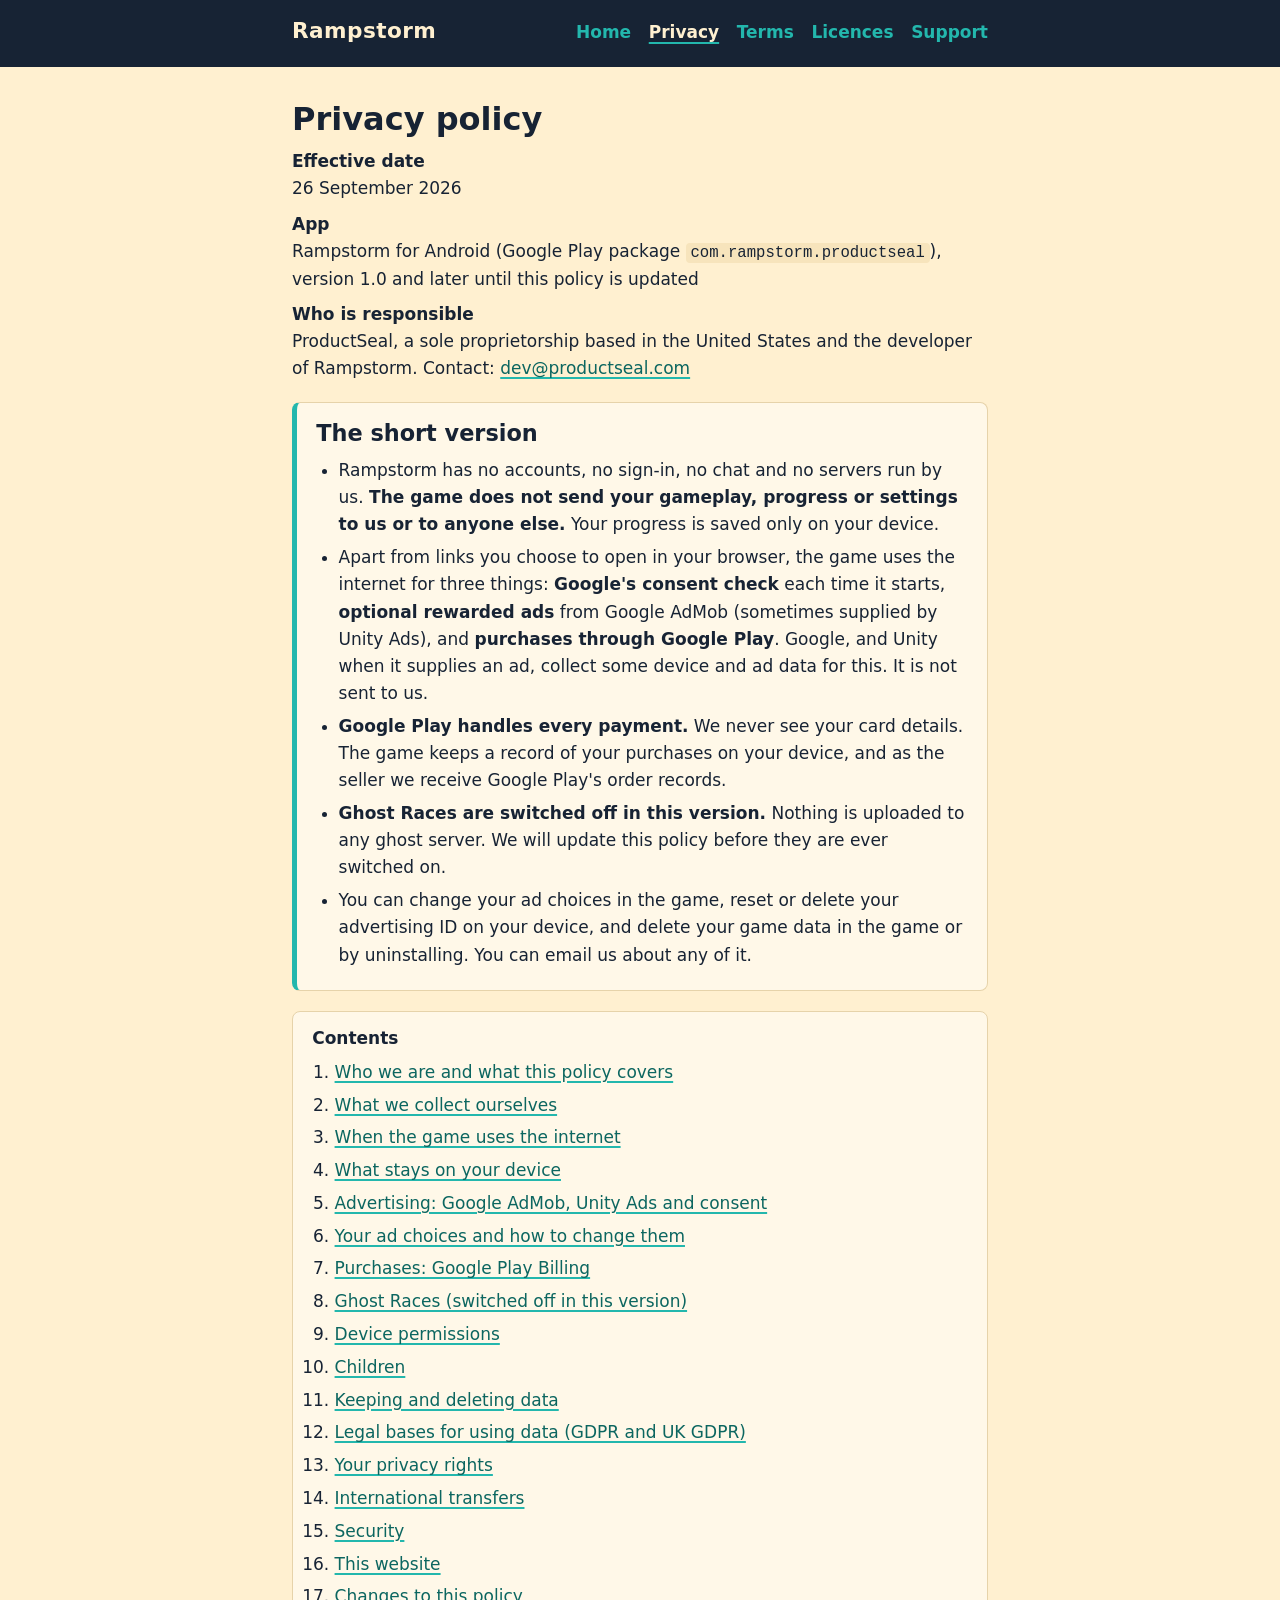
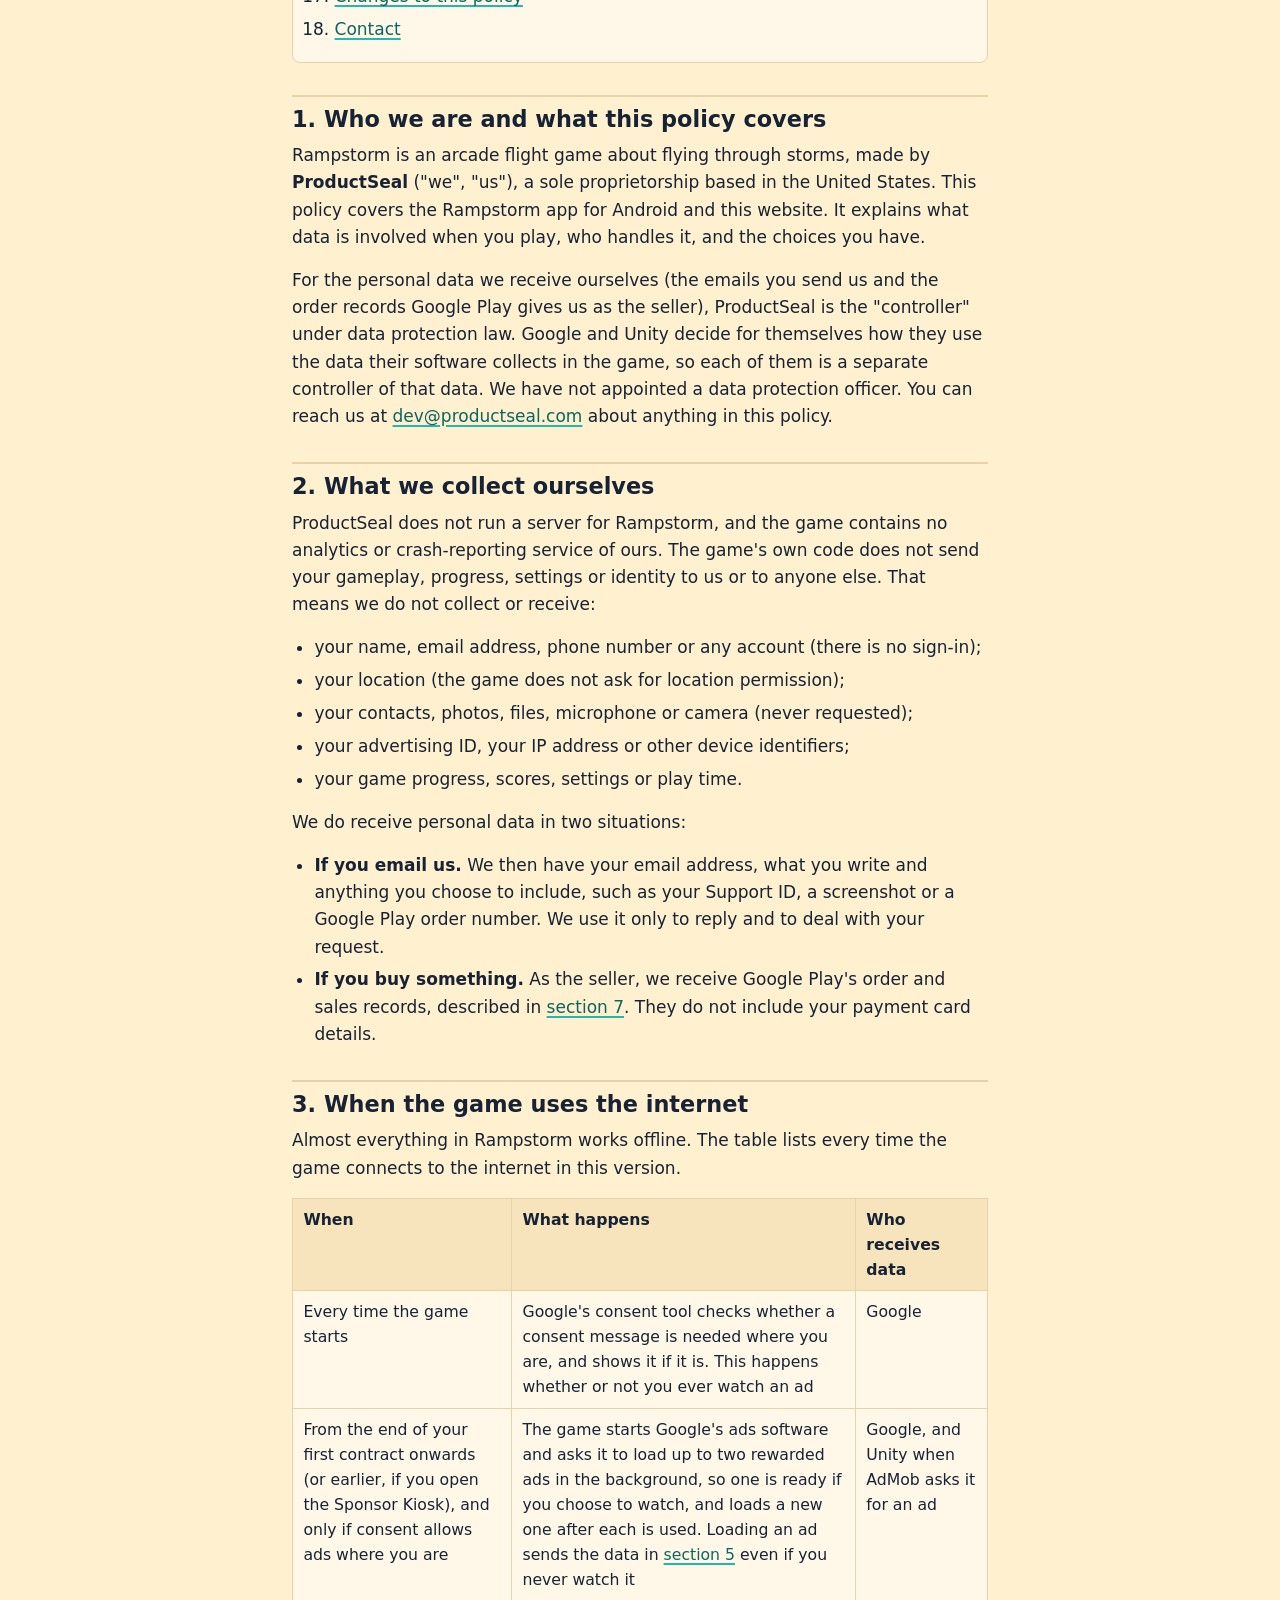
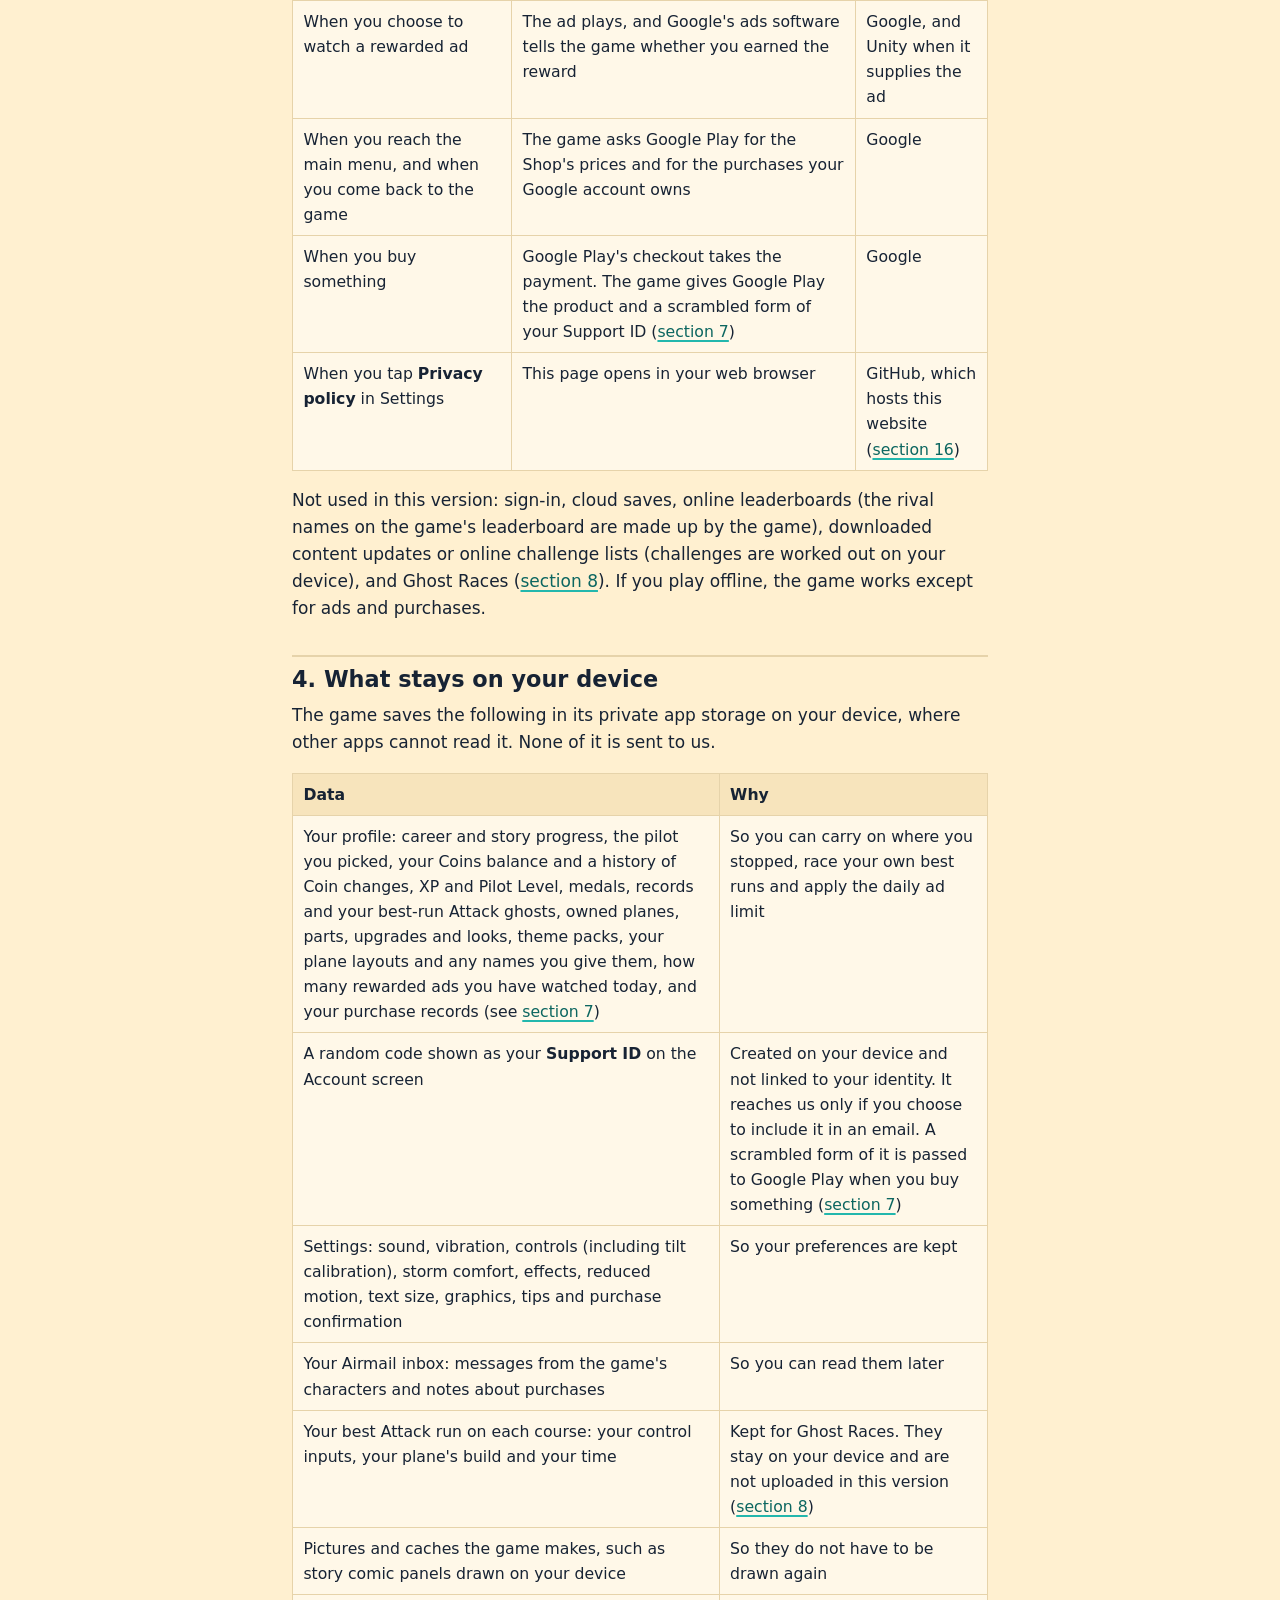
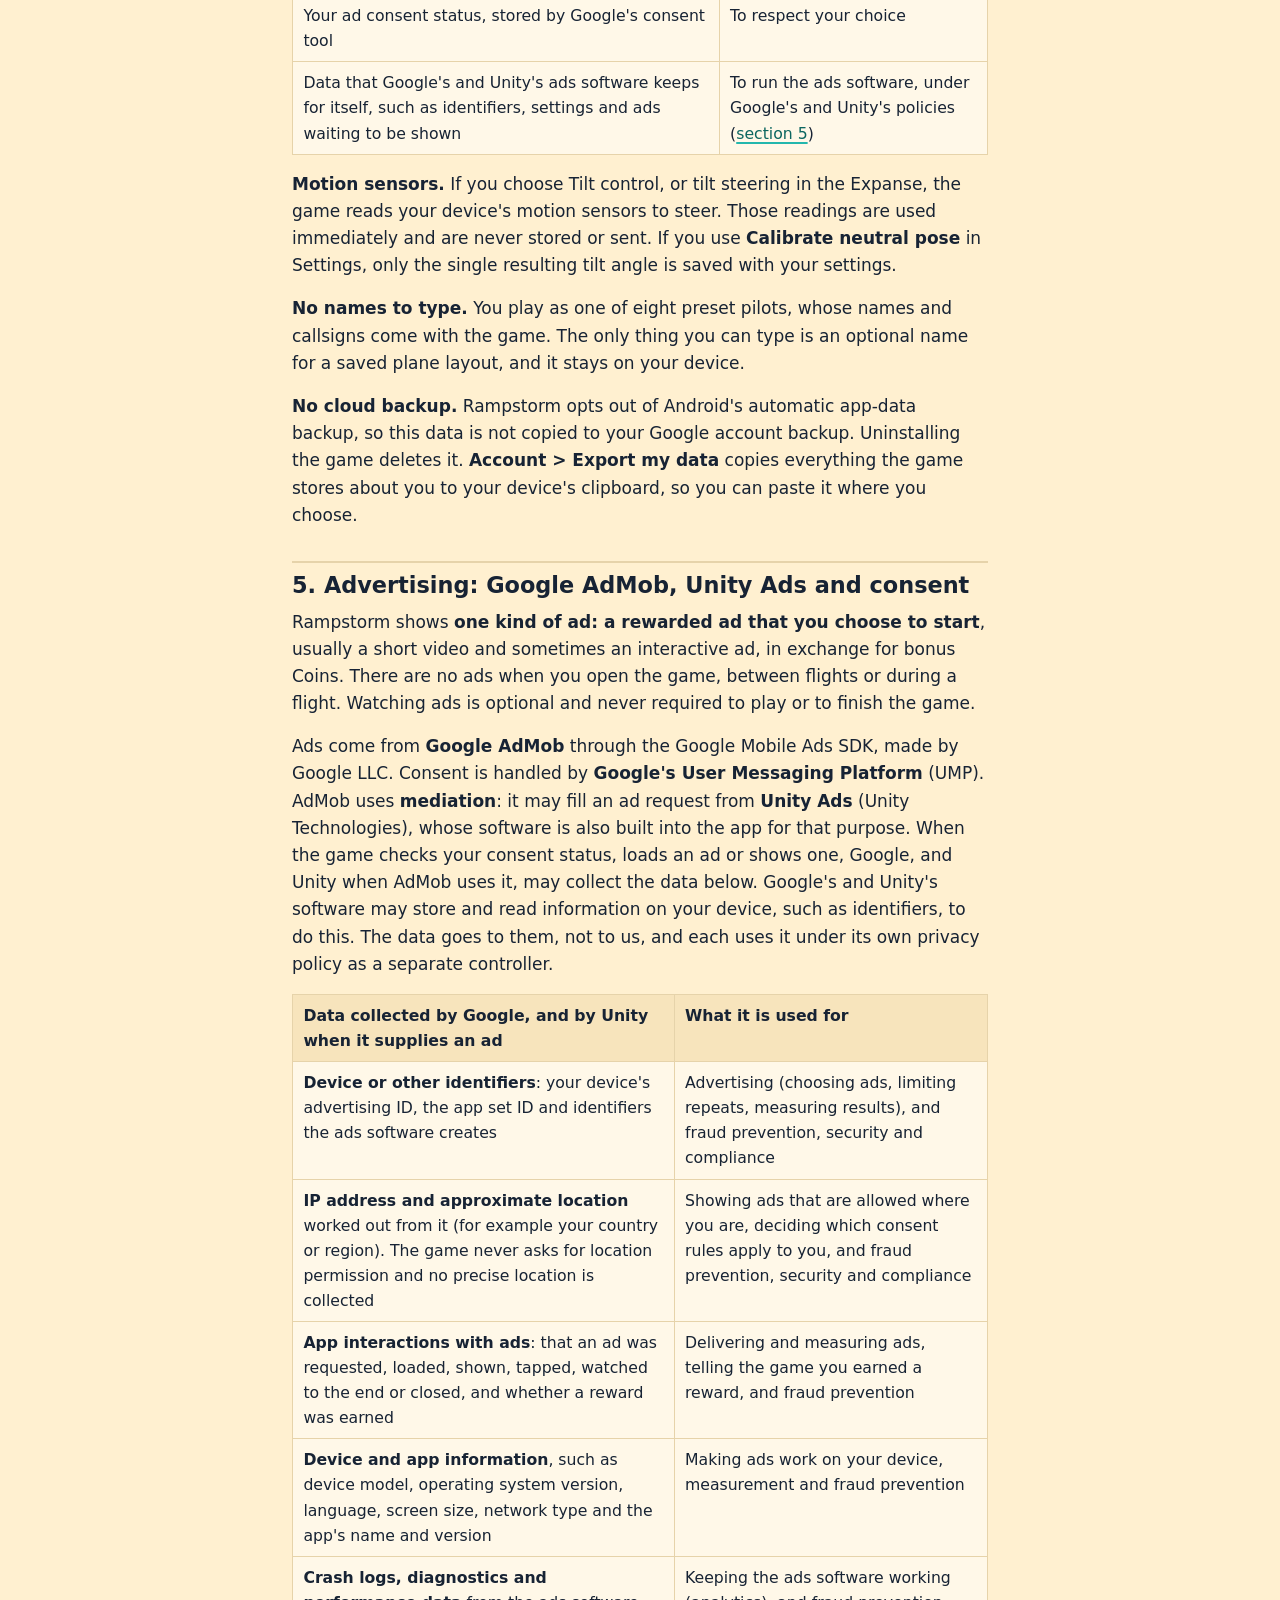
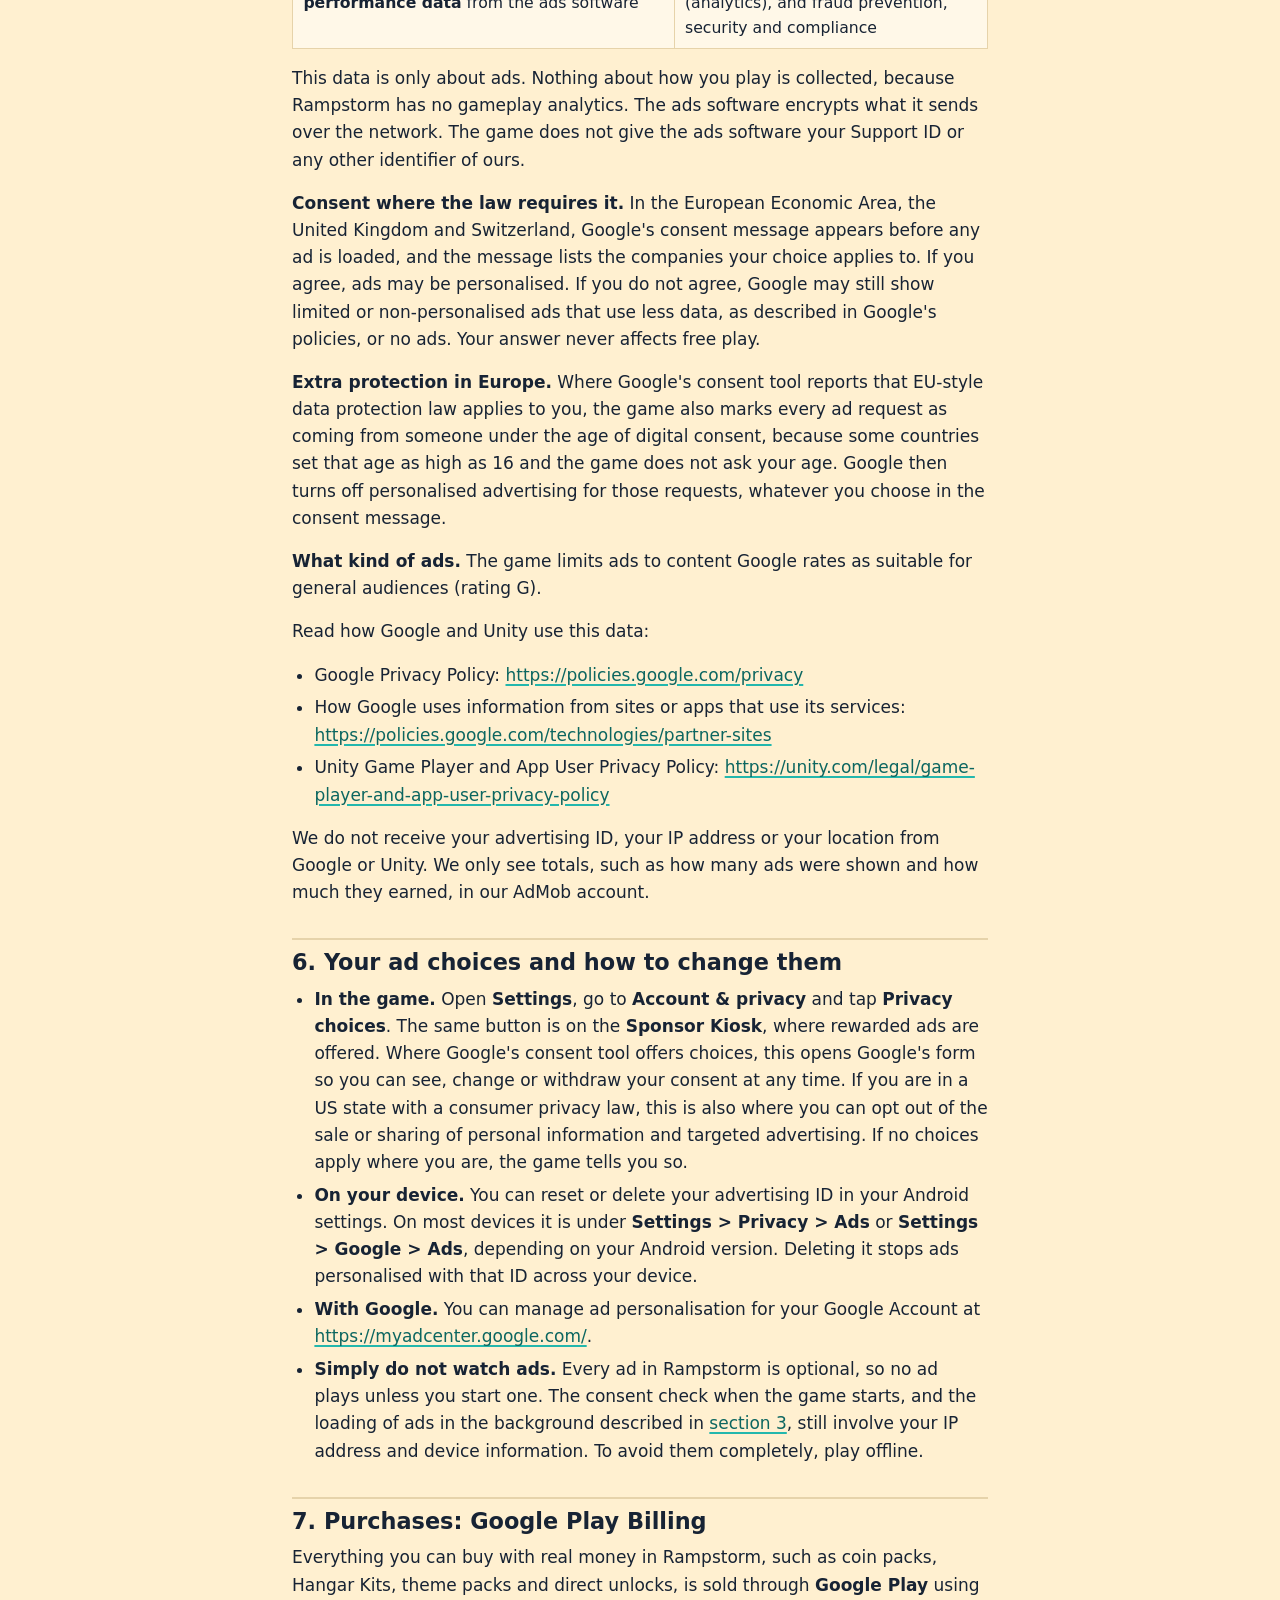
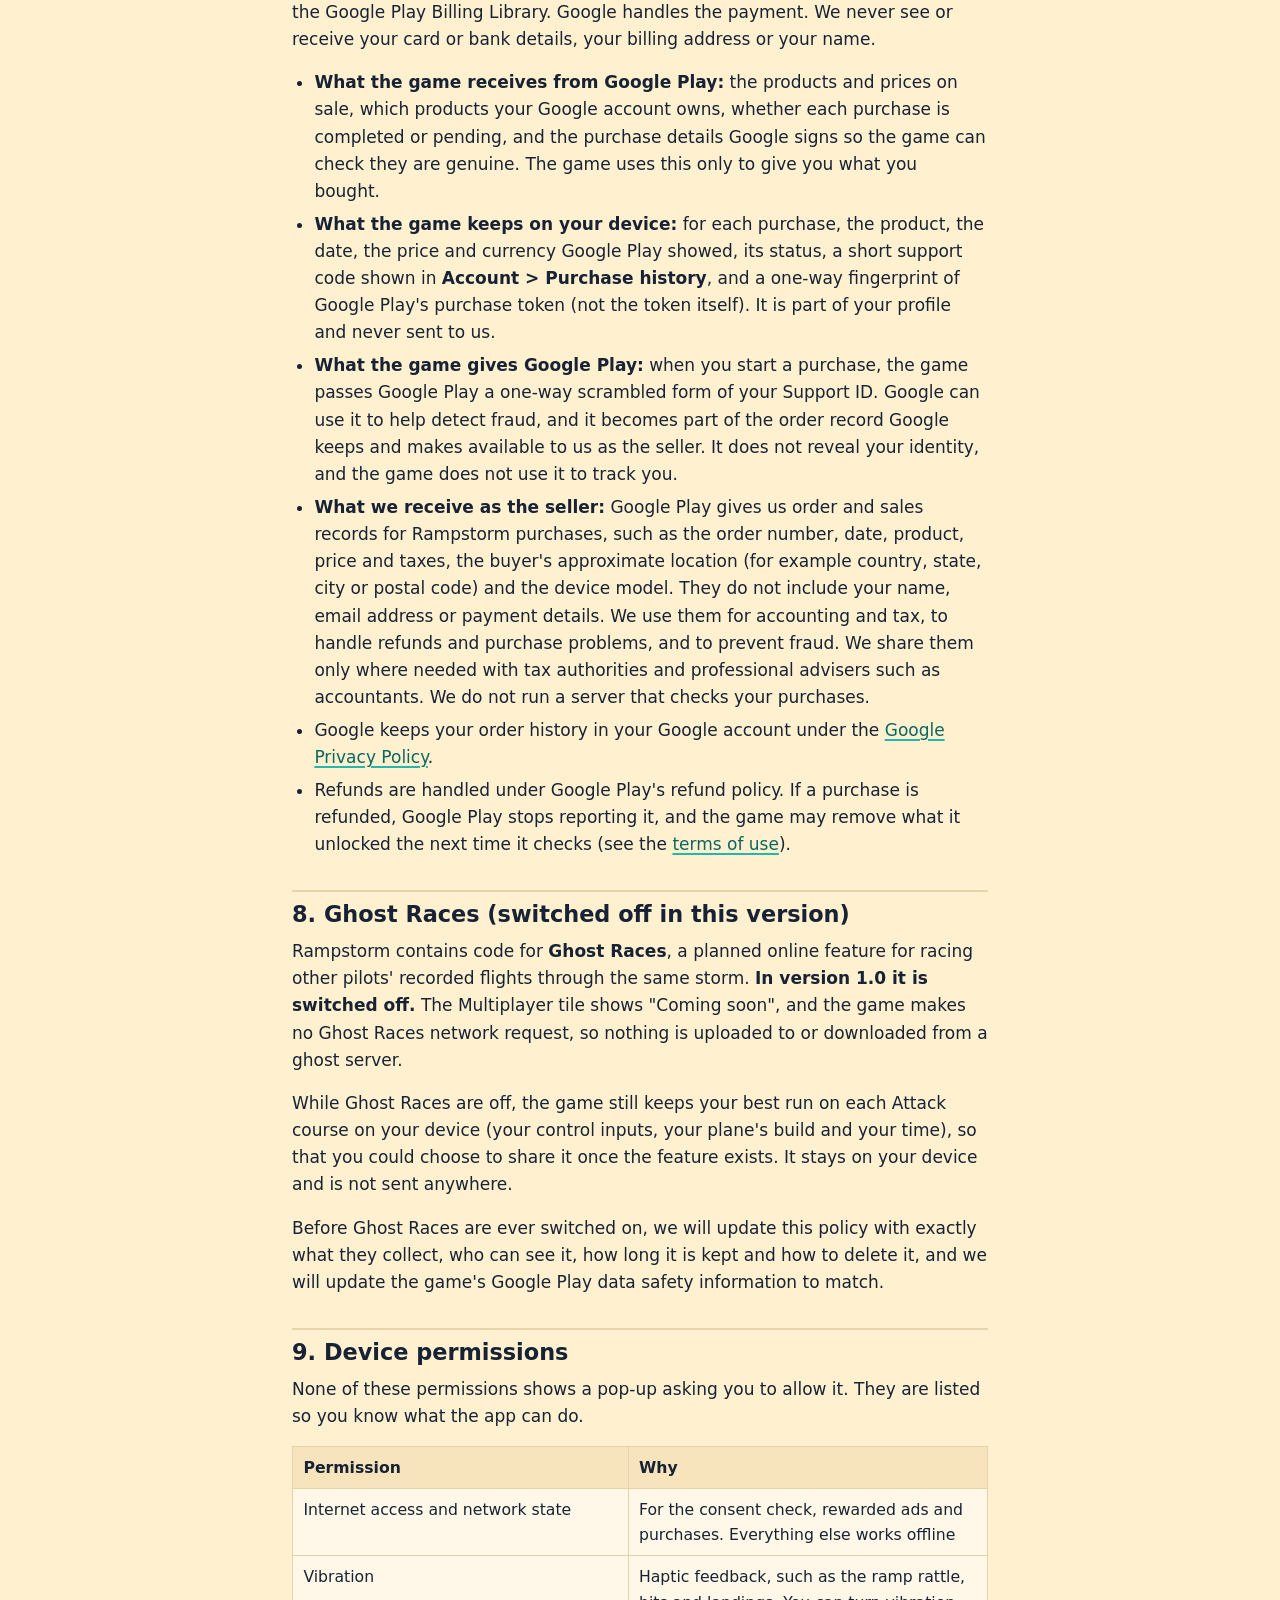
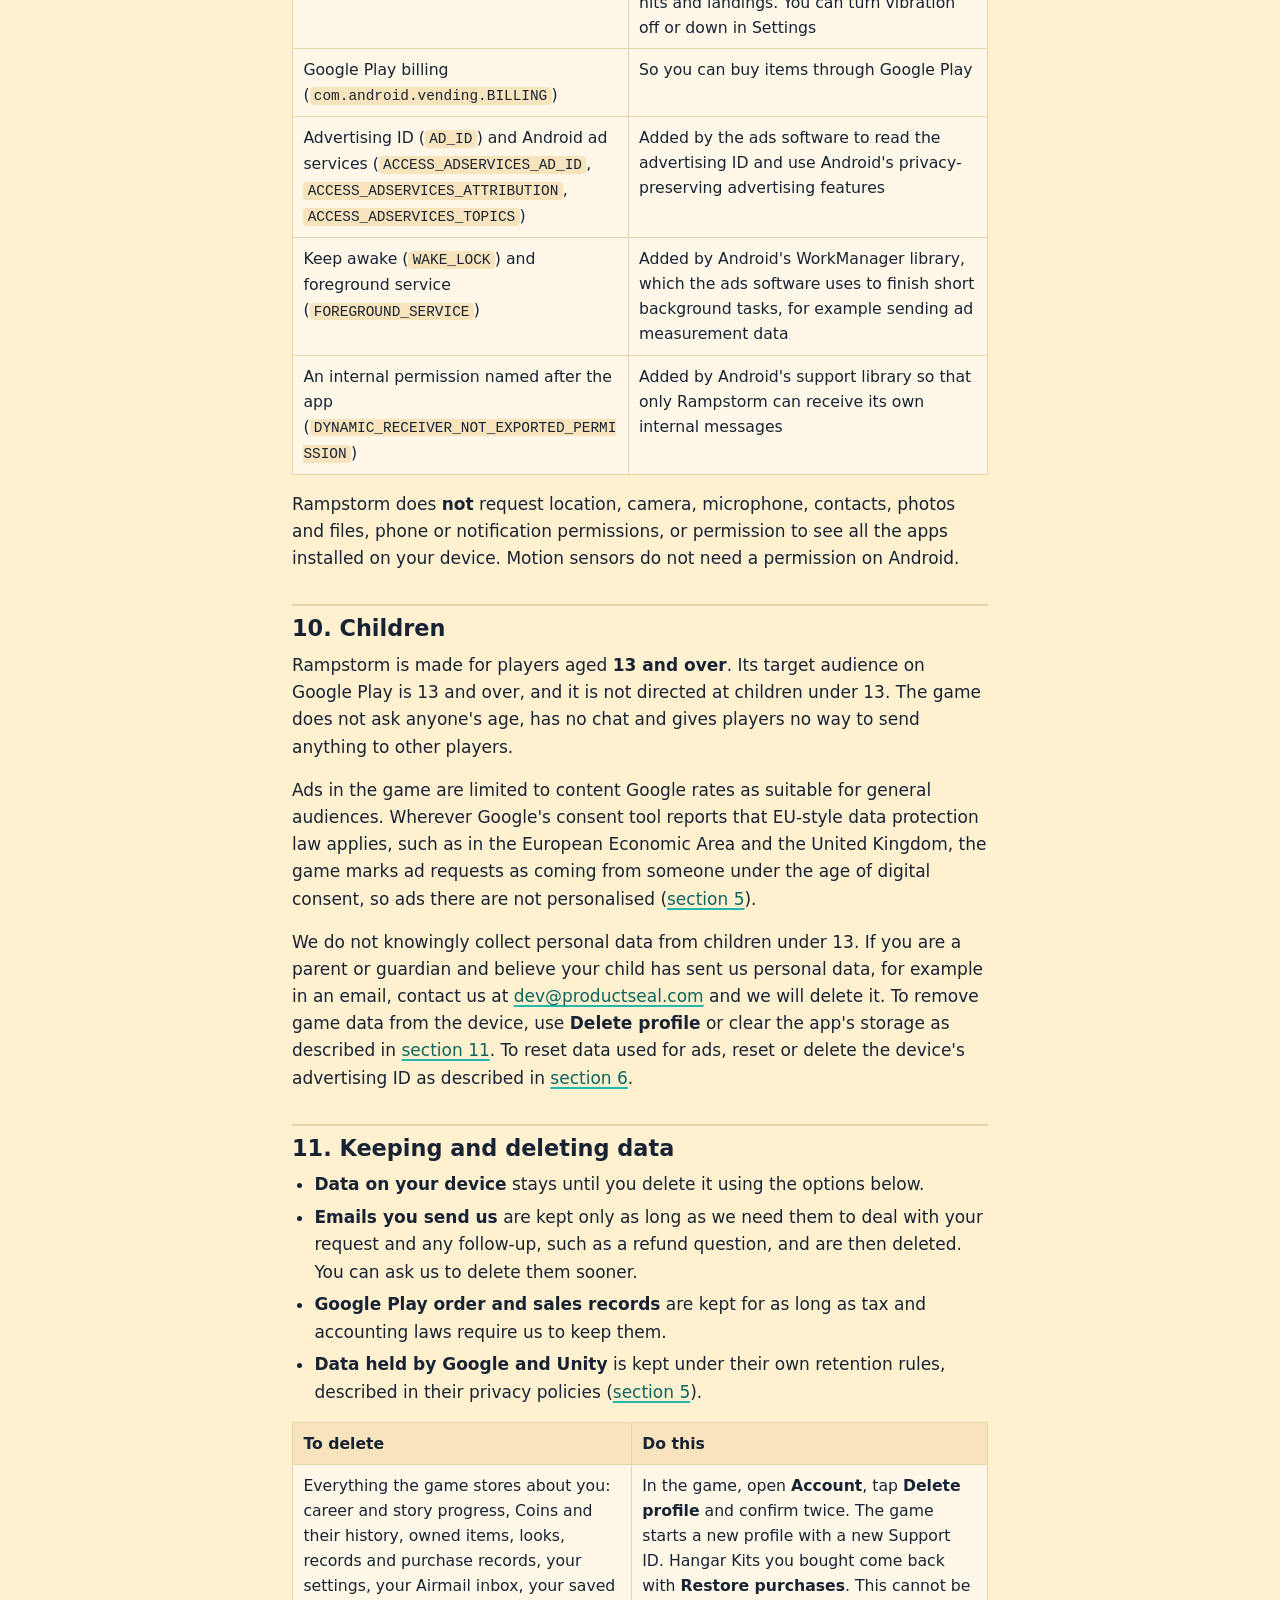
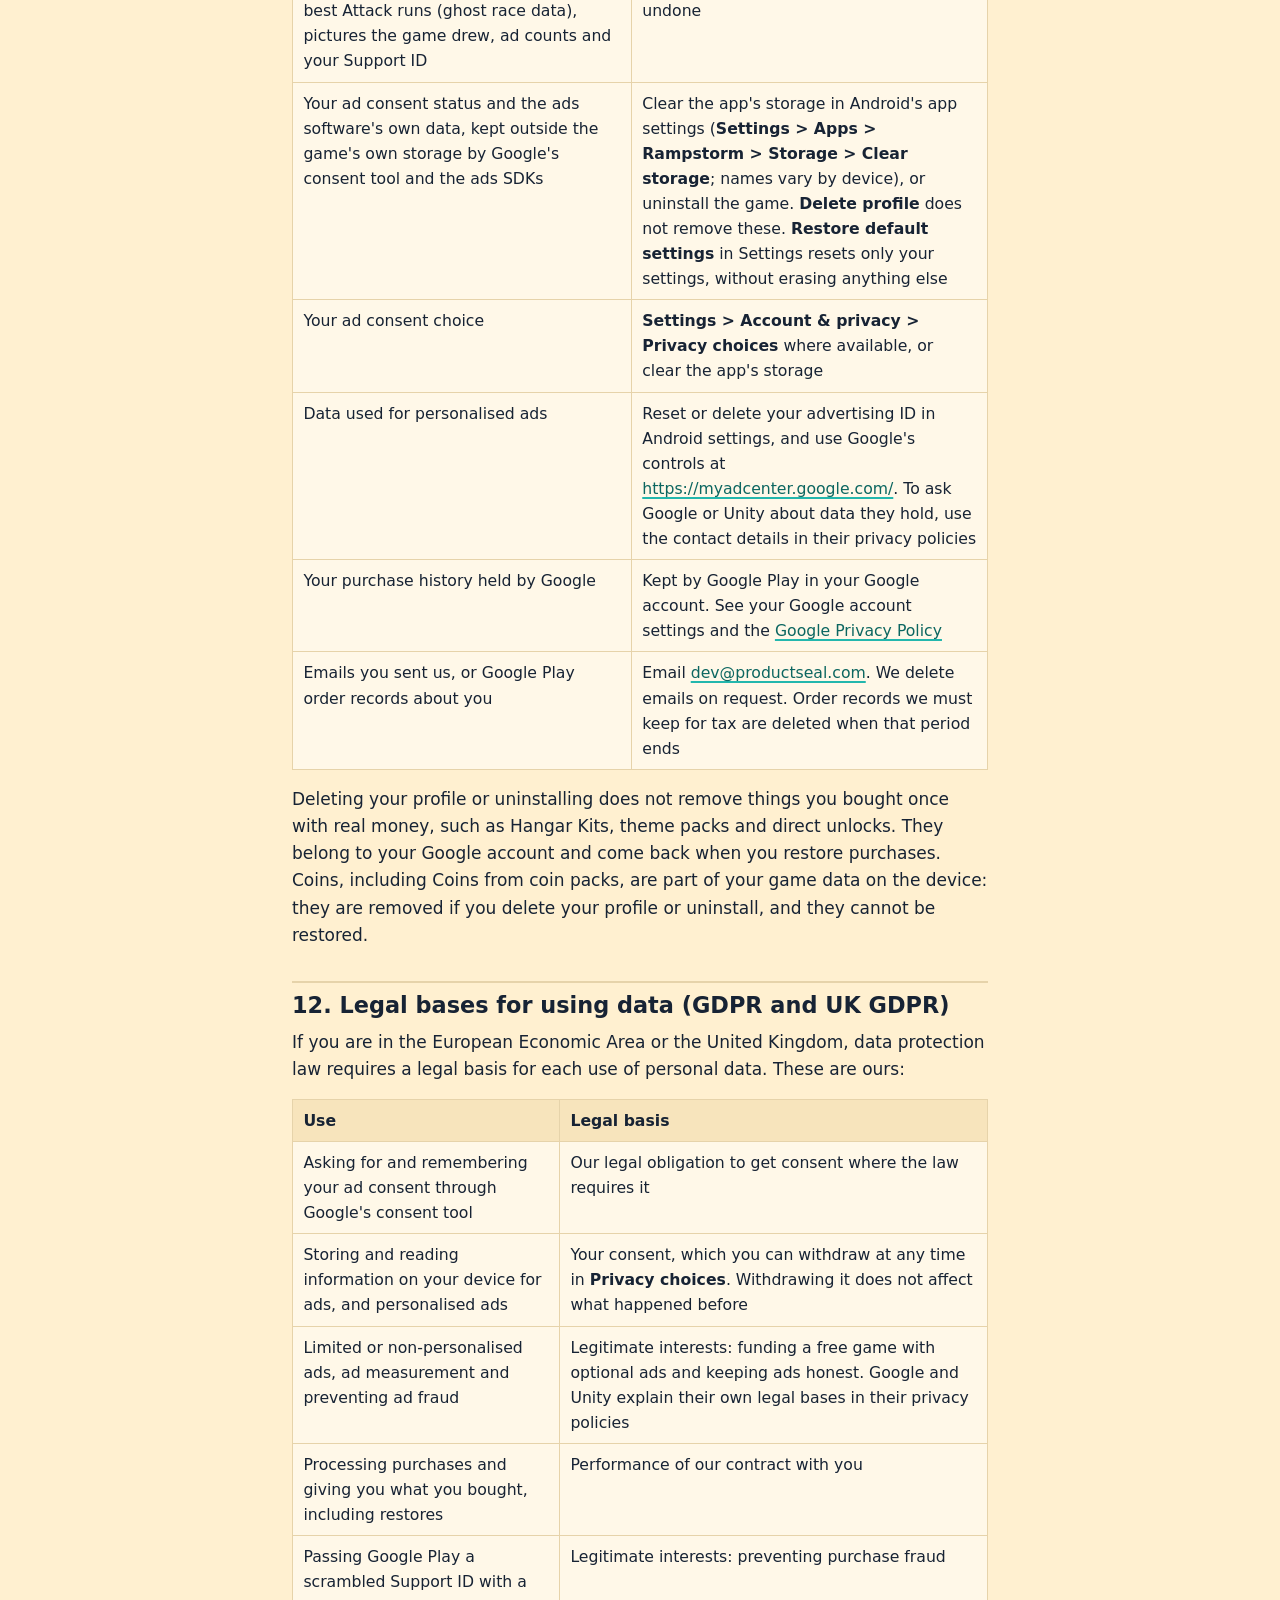
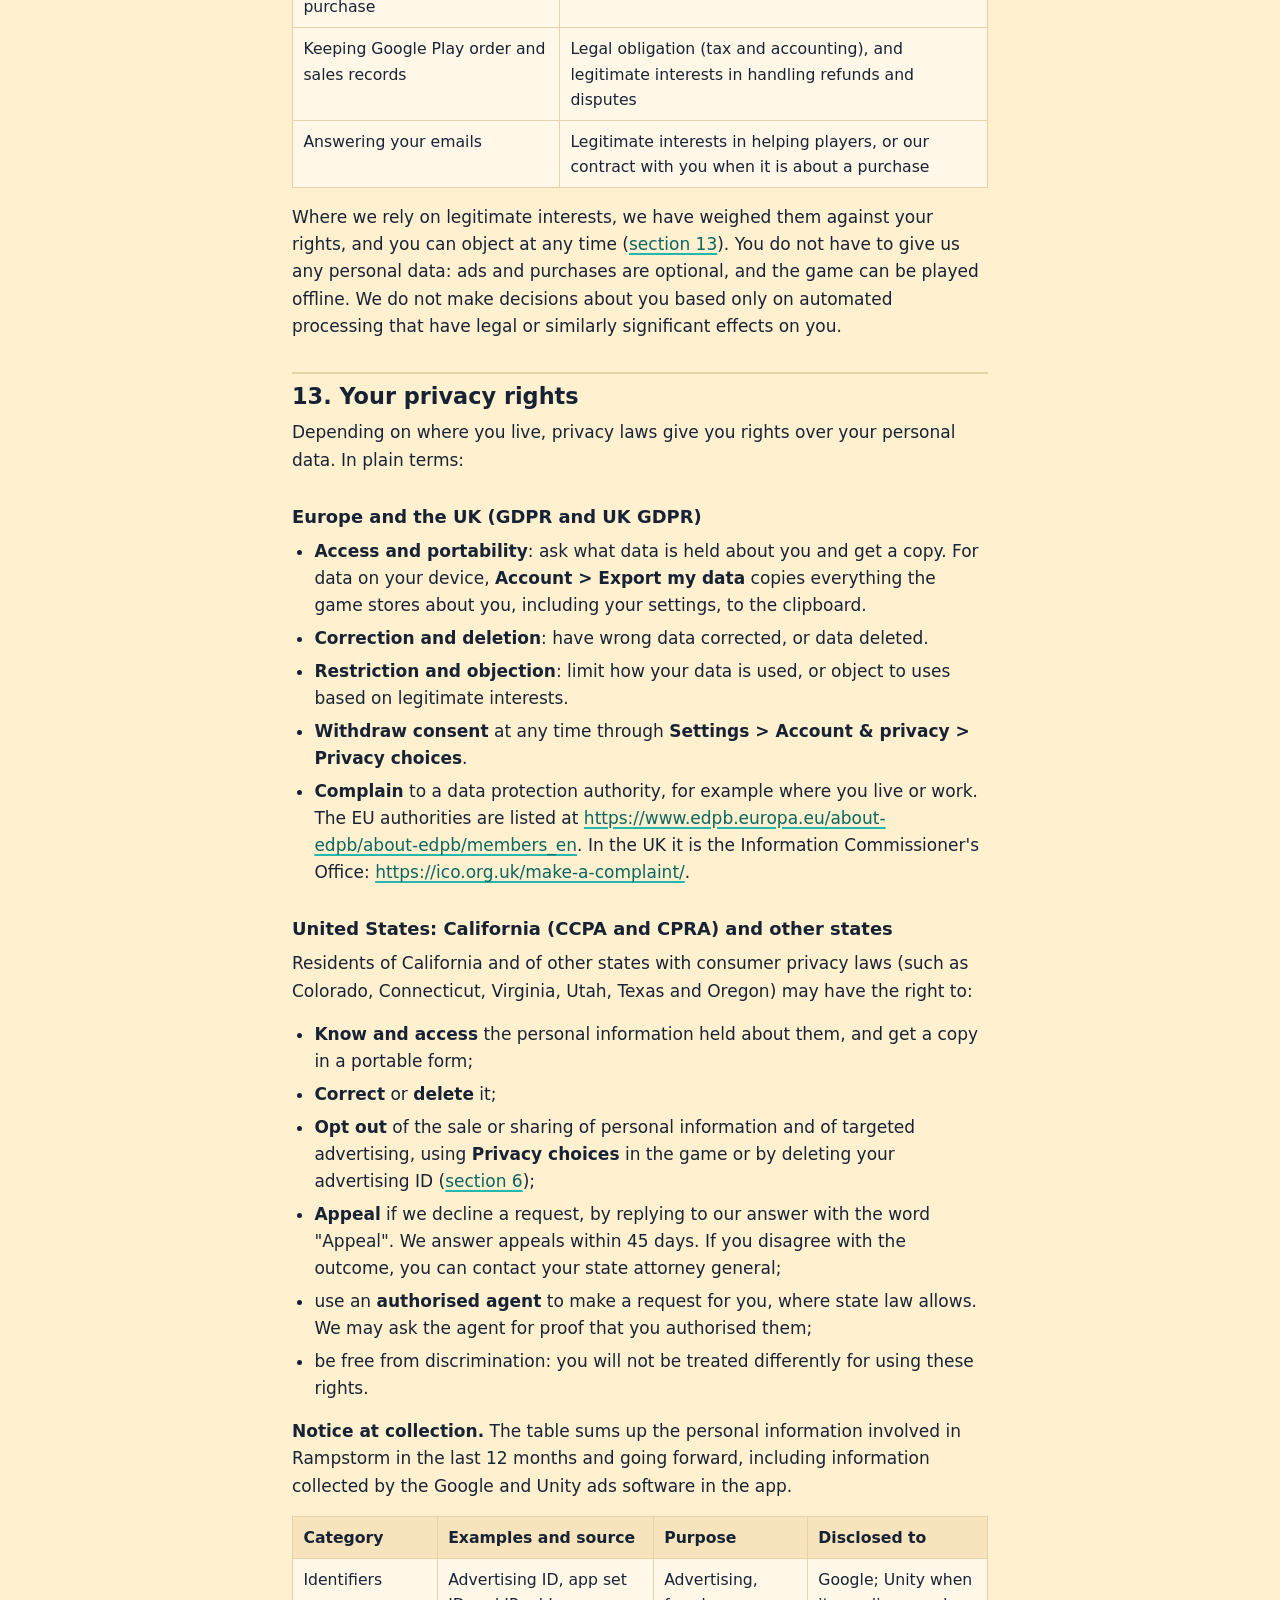
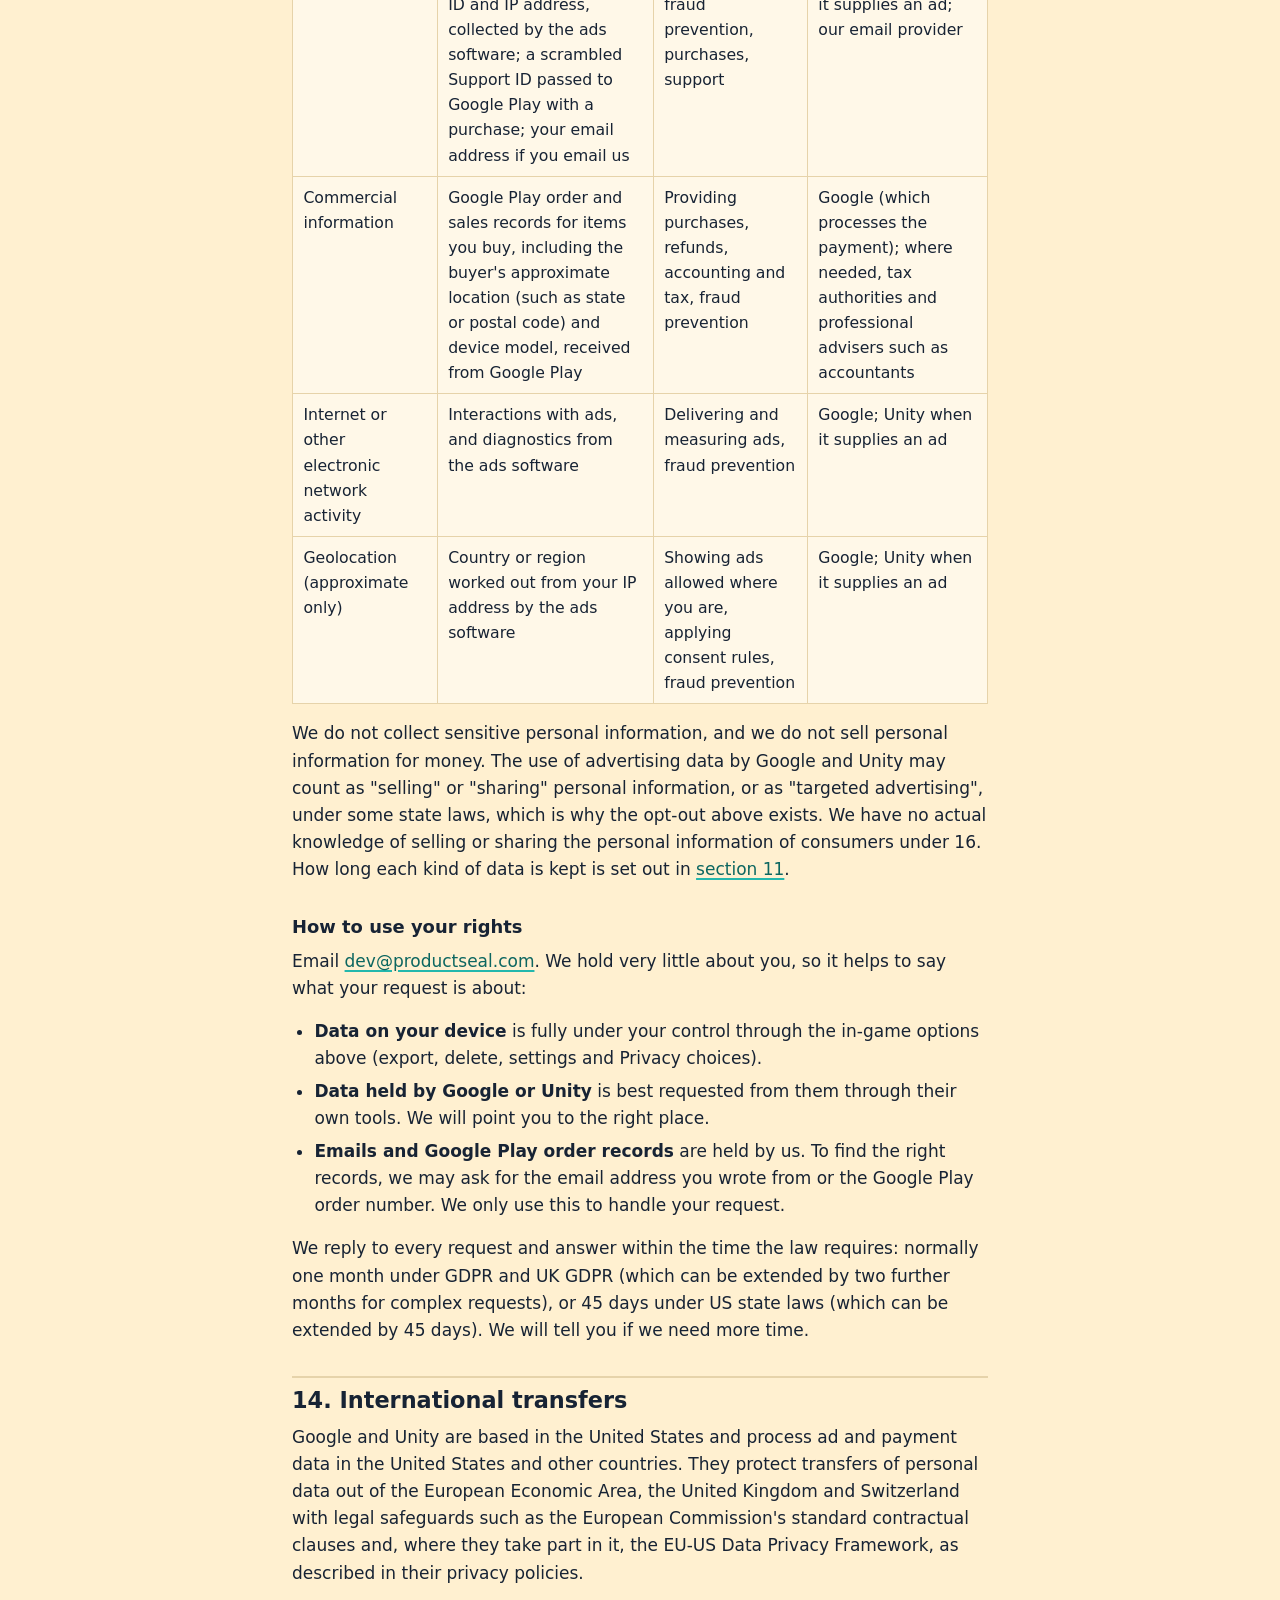
<file: privacy/index.html>
<!DOCTYPE html>
<html lang="en">
<head>
<meta charset="utf-8">
<meta name="viewport" content="width=device-width, initial-scale=1">
<title>Privacy Policy - Rampstorm</title>
<meta name="description" content="Rampstorm privacy policy: what data is involved, who handles it and the choices you have.">
<link rel="stylesheet" href="../style.css">
</head>
<body>
<header class="site-header">
  <div class="wrap">
    <a class="brand" href="../index.html">Rampstorm</a>
    <nav class="site-nav" aria-label="Site">
      <ul>
        <li><a href="../index.html">Home</a></li>
        <li><a href="index.html" aria-current="page">Privacy</a></li>
        <li><a href="../terms/index.html">Terms</a></li>
        <li><a href="../licenses/index.html">Licences</a></li>
        <li><a href="../support/index.html">Support</a></li>
      </ul>
    </nav>
  </div>
</header>

<main class="wrap">
  <h1>Privacy policy</h1>
  <dl class="facts">
    <dt>Effective date</dt><dd>26 September 2026</dd>
    <dt>App</dt><dd>Rampstorm for Android (Google Play package <code>com.rampstorm.productseal</code>), version 1.0 and later until this policy is updated</dd>
    <dt>Who is responsible</dt><dd>ProductSeal, a sole proprietorship based in the United States and the developer of Rampstorm. Contact: <a href="mailto:dev@productseal.com">dev@productseal.com</a></dd>
  </dl>

  <div class="card">
    <h2>The short version</h2>
    <ul>
      <li>Rampstorm has no accounts, no sign-in, no chat and no servers run by us. <strong>The game does not send your gameplay, progress or settings to us or to anyone else.</strong> Your progress is saved only on your device.</li>
      <li>Apart from links you choose to open in your browser, the game uses the internet for three things: <strong>Google's consent check</strong> each time it starts, <strong>optional rewarded ads</strong> from Google AdMob (sometimes supplied by Unity Ads), and <strong>purchases through Google Play</strong>. Google, and Unity when it supplies an ad, collect some device and ad data for this. It is not sent to us.</li>
      <li><strong>Google Play handles every payment.</strong> We never see your card details. The game keeps a record of your purchases on your device, and as the seller we receive Google Play's order records.</li>
      <li><strong>Ghost Races are switched off in this version.</strong> Nothing is uploaded to any ghost server. We will update this policy before they are ever switched on.</li>
      <li>You can change your ad choices in the game, reset or delete your advertising ID on your device, and delete your game data in the game or by uninstalling. You can email us about any of it.</li>
    </ul>
  </div>

  <nav class="toc" aria-label="Contents">
    <strong>Contents</strong>
    <ol>
      <li><a href="#about">Who we are and what this policy covers</a></li>
      <li><a href="#we-collect">What we collect ourselves</a></li>
      <li><a href="#network">When the game uses the internet</a></li>
      <li><a href="#on-device">What stays on your device</a></li>
      <li><a href="#ads">Advertising: Google AdMob, Unity Ads and consent</a></li>
      <li><a href="#consent">Your ad choices and how to change them</a></li>
      <li><a href="#purchases">Purchases: Google Play Billing</a></li>
      <li><a href="#ghost-races">Ghost Races (switched off in this version)</a></li>
      <li><a href="#permissions">Device permissions</a></li>
      <li><a href="#children">Children</a></li>
      <li><a href="#retention">Keeping and deleting data</a></li>
      <li><a href="#legal-bases">Legal bases for using data (GDPR and UK GDPR)</a></li>
      <li><a href="#rights">Your privacy rights</a></li>
      <li><a href="#transfers">International transfers</a></li>
      <li><a href="#security">Security</a></li>
      <li><a href="#website">This website</a></li>
      <li><a href="#changes">Changes to this policy</a></li>
      <li><a href="#contact">Contact</a></li>
    </ol>
  </nav>

  <h2 id="about">1. Who we are and what this policy covers</h2>
  <p>Rampstorm is an arcade flight game about flying through storms, made by <strong>ProductSeal</strong> ("we", "us"), a sole proprietorship based in the United States. This policy covers the Rampstorm app for Android and this website. It explains what data is involved when you play, who handles it, and the choices you have.</p>
  <p>For the personal data we receive ourselves (the emails you send us and the order records Google Play gives us as the seller), ProductSeal is the "controller" under data protection law. Google and Unity decide for themselves how they use the data their software collects in the game, so each of them is a separate controller of that data. We have not appointed a data protection officer. You can reach us at <a href="mailto:dev@productseal.com">dev@productseal.com</a> about anything in this policy.</p>

  <h2 id="we-collect">2. What we collect ourselves</h2>
  <p>ProductSeal does not run a server for Rampstorm, and the game contains no analytics or crash-reporting service of ours. The game's own code does not send your gameplay, progress, settings or identity to us or to anyone else. That means we do not collect or receive:</p>
  <ul>
    <li>your name, email address, phone number or any account (there is no sign-in);</li>
    <li>your location (the game does not ask for location permission);</li>
    <li>your contacts, photos, files, microphone or camera (never requested);</li>
    <li>your advertising ID, your IP address or other device identifiers;</li>
    <li>your game progress, scores, settings or play time.</li>
  </ul>
  <p>We do receive personal data in two situations:</p>
  <ul>
    <li><strong>If you email us.</strong> We then have your email address, what you write and anything you choose to include, such as your Support ID, a screenshot or a Google Play order number. We use it only to reply and to deal with your request.</li>
    <li><strong>If you buy something.</strong> As the seller, we receive Google Play's order and sales records, described in <a href="#purchases">section 7</a>. They do not include your payment card details.</li>
  </ul>

  <h2 id="network">3. When the game uses the internet</h2>
  <p>Almost everything in Rampstorm works offline. The table lists every time the game connects to the internet in this version.</p>
  <div class="table-scroll">
    <table>
      <thead><tr><th scope="col">When</th><th scope="col">What happens</th><th scope="col">Who receives data</th></tr></thead>
      <tbody>
        <tr><td>Every time the game starts</td><td>Google's consent tool checks whether a consent message is needed where you are, and shows it if it is. This happens whether or not you ever watch an ad</td><td>Google</td></tr>
        <tr><td>From the end of your first contract onwards (or earlier, if you open the Sponsor Kiosk), and only if consent allows ads where you are</td><td>The game starts Google's ads software and asks it to load up to two rewarded ads in the background, so one is ready if you choose to watch, and loads a new one after each is used. Loading an ad sends the data in <a href="#ads">section 5</a> even if you never watch it</td><td>Google, and Unity when AdMob asks it for an ad</td></tr>
        <tr><td>When you choose to watch a rewarded ad</td><td>The ad plays, and Google's ads software tells the game whether you earned the reward</td><td>Google, and Unity when it supplies the ad</td></tr>
        <tr><td>When you reach the main menu, and when you come back to the game</td><td>The game asks Google Play for the Shop's prices and for the purchases your Google account owns</td><td>Google</td></tr>
        <tr><td>When you buy something</td><td>Google Play's checkout takes the payment. The game gives Google Play the product and a scrambled form of your Support ID (<a href="#purchases">section 7</a>)</td><td>Google</td></tr>
        <tr><td>When you tap <strong>Privacy policy</strong> in Settings</td><td>This page opens in your web browser</td><td>GitHub, which hosts this website (<a href="#website">section 16</a>)</td></tr>
      </tbody>
    </table>
  </div>
  <p>Not used in this version: sign-in, cloud saves, online leaderboards (the rival names on the game's leaderboard are made up by the game), downloaded content updates or online challenge lists (challenges are worked out on your device), and Ghost Races (<a href="#ghost-races">section 8</a>). If you play offline, the game works except for ads and purchases.</p>

  <h2 id="on-device">4. What stays on your device</h2>
  <p>The game saves the following in its private app storage on your device, where other apps cannot read it. None of it is sent to us.</p>
  <div class="table-scroll">
    <table>
      <thead><tr><th scope="col">Data</th><th scope="col">Why</th></tr></thead>
      <tbody>
        <tr><td>Your profile: career and story progress, the pilot you picked, your Coins balance and a history of Coin changes, XP and Pilot Level, medals, records and your best-run Attack ghosts, owned planes, parts, upgrades and looks, theme packs, your plane layouts and any names you give them, how many rewarded ads you have watched today, and your purchase records (see <a href="#purchases">section 7</a>)</td><td>So you can carry on where you stopped, race your own best runs and apply the daily ad limit</td></tr>
        <tr><td>A random code shown as your <strong>Support ID</strong> on the Account screen</td><td>Created on your device and not linked to your identity. It reaches us only if you choose to include it in an email. A scrambled form of it is passed to Google Play when you buy something (<a href="#purchases">section 7</a>)</td></tr>
        <tr><td>Settings: sound, vibration, controls (including tilt calibration), storm comfort, effects, reduced motion, text size, graphics, tips and purchase confirmation</td><td>So your preferences are kept</td></tr>
        <tr><td>Your Airmail inbox: messages from the game's characters and notes about purchases</td><td>So you can read them later</td></tr>
        <tr><td>Your best Attack run on each course: your control inputs, your plane's build and your time</td><td>Kept for Ghost Races. They stay on your device and are not uploaded in this version (<a href="#ghost-races">section 8</a>)</td></tr>
        <tr><td>Pictures and caches the game makes, such as story comic panels drawn on your device</td><td>So they do not have to be drawn again</td></tr>
        <tr><td>Your ad consent status, stored by Google's consent tool</td><td>To respect your choice</td></tr>
        <tr><td>Data that Google's and Unity's ads software keeps for itself, such as identifiers, settings and ads waiting to be shown</td><td>To run the ads software, under Google's and Unity's policies (<a href="#ads">section 5</a>)</td></tr>
      </tbody>
    </table>
  </div>
  <p><strong>Motion sensors.</strong> If you choose Tilt control, or tilt steering in the Expanse, the game reads your device's motion sensors to steer. Those readings are used immediately and are never stored or sent. If you use <strong>Calibrate neutral pose</strong> in Settings, only the single resulting tilt angle is saved with your settings.</p>
  <p><strong>No names to type.</strong> You play as one of eight preset pilots, whose names and callsigns come with the game. The only thing you can type is an optional name for a saved plane layout, and it stays on your device.</p>
  <p><strong>No cloud backup.</strong> Rampstorm opts out of Android's automatic app-data backup, so this data is not copied to your Google account backup. Uninstalling the game deletes it. <strong>Account &gt; Export my data</strong> copies everything the game stores about you to your device's clipboard, so you can paste it where you choose.</p>

  <h2 id="ads">5. Advertising: Google AdMob, Unity Ads and consent</h2>
  <p>Rampstorm shows <strong>one kind of ad: a rewarded ad that you choose to start</strong>, usually a short video and sometimes an interactive ad, in exchange for bonus Coins. There are no ads when you open the game, between flights or during a flight. Watching ads is optional and never required to play or to finish the game.</p>
  <p>Ads come from <strong>Google AdMob</strong> through the Google Mobile Ads SDK, made by Google LLC. Consent is handled by <strong>Google's User Messaging Platform</strong> (UMP). AdMob uses <strong>mediation</strong>: it may fill an ad request from <strong>Unity Ads</strong> (Unity Technologies), whose software is also built into the app for that purpose. When the game checks your consent status, loads an ad or shows one, Google, and Unity when AdMob uses it, may collect the data below. Google's and Unity's software may store and read information on your device, such as identifiers, to do this. The data goes to them, not to us, and each uses it under its own privacy policy as a separate controller.</p>
  <div class="table-scroll">
    <table>
      <thead><tr><th scope="col">Data collected by Google, and by Unity when it supplies an ad</th><th scope="col">What it is used for</th></tr></thead>
      <tbody>
        <tr><td><strong>Device or other identifiers</strong>: your device's advertising ID, the app set ID and identifiers the ads software creates</td><td>Advertising (choosing ads, limiting repeats, measuring results), and fraud prevention, security and compliance</td></tr>
        <tr><td><strong>IP address and approximate location</strong> worked out from it (for example your country or region). The game never asks for location permission and no precise location is collected</td><td>Showing ads that are allowed where you are, deciding which consent rules apply to you, and fraud prevention, security and compliance</td></tr>
        <tr><td><strong>App interactions with ads</strong>: that an ad was requested, loaded, shown, tapped, watched to the end or closed, and whether a reward was earned</td><td>Delivering and measuring ads, telling the game you earned a reward, and fraud prevention</td></tr>
        <tr><td><strong>Device and app information</strong>, such as device model, operating system version, language, screen size, network type and the app's name and version</td><td>Making ads work on your device, measurement and fraud prevention</td></tr>
        <tr><td><strong>Crash logs, diagnostics and performance data</strong> from the ads software</td><td>Keeping the ads software working (analytics), and fraud prevention, security and compliance</td></tr>
      </tbody>
    </table>
  </div>
  <p>This data is only about ads. Nothing about how you play is collected, because Rampstorm has no gameplay analytics. The ads software encrypts what it sends over the network. The game does not give the ads software your Support ID or any other identifier of ours.</p>
  <p><strong>Consent where the law requires it.</strong> In the European Economic Area, the United Kingdom and Switzerland, Google's consent message appears before any ad is loaded, and the message lists the companies your choice applies to. If you agree, ads may be personalised. If you do not agree, Google may still show limited or non-personalised ads that use less data, as described in Google's policies, or no ads. Your answer never affects free play.</p>
  <p><strong>Extra protection in Europe.</strong> Where Google's consent tool reports that EU-style data protection law applies to you, the game also marks every ad request as coming from someone under the age of digital consent, because some countries set that age as high as 16 and the game does not ask your age. Google then turns off personalised advertising for those requests, whatever you choose in the consent message.</p>
  <p><strong>What kind of ads.</strong> The game limits ads to content Google rates as suitable for general audiences (rating G).</p>
  <p>Read how Google and Unity use this data:</p>
  <ul>
    <li>Google Privacy Policy: <a href="https://policies.google.com/privacy">https://policies.google.com/privacy</a></li>
    <li>How Google uses information from sites or apps that use its services: <a href="https://policies.google.com/technologies/partner-sites">https://policies.google.com/technologies/partner-sites</a></li>
    <li>Unity Game Player and App User Privacy Policy: <a href="https://unity.com/legal/game-player-and-app-user-privacy-policy">https://unity.com/legal/game-player-and-app-user-privacy-policy</a></li>
  </ul>
  <p>We do not receive your advertising ID, your IP address or your location from Google or Unity. We only see totals, such as how many ads were shown and how much they earned, in our AdMob account.</p>

  <h2 id="consent">6. Your ad choices and how to change them</h2>
  <ul>
    <li><strong>In the game.</strong> Open <strong>Settings</strong>, go to <strong>Account &amp; privacy</strong> and tap <strong>Privacy choices</strong>. The same button is on the <strong>Sponsor Kiosk</strong>, where rewarded ads are offered. Where Google's consent tool offers choices, this opens Google's form so you can see, change or withdraw your consent at any time. If you are in a US state with a consumer privacy law, this is also where you can opt out of the sale or sharing of personal information and targeted advertising. If no choices apply where you are, the game tells you so.</li>
    <li><strong>On your device.</strong> You can reset or delete your advertising ID in your Android settings. On most devices it is under <strong>Settings &gt; Privacy &gt; Ads</strong> or <strong>Settings &gt; Google &gt; Ads</strong>, depending on your Android version. Deleting it stops ads personalised with that ID across your device.</li>
    <li><strong>With Google.</strong> You can manage ad personalisation for your Google Account at <a href="https://myadcenter.google.com/">https://myadcenter.google.com/</a>.</li>
    <li><strong>Simply do not watch ads.</strong> Every ad in Rampstorm is optional, so no ad plays unless you start one. The consent check when the game starts, and the loading of ads in the background described in <a href="#network">section 3</a>, still involve your IP address and device information. To avoid them completely, play offline.</li>
  </ul>

  <h2 id="purchases">7. Purchases: Google Play Billing</h2>
  <p>Everything you can buy with real money in Rampstorm, such as coin packs, Hangar Kits, theme packs and direct unlocks, is sold through <strong>Google Play</strong> using the Google Play Billing Library. Google handles the payment. We never see or receive your card or bank details, your billing address or your name.</p>
  <ul>
    <li><strong>What the game receives from Google Play:</strong> the products and prices on sale, which products your Google account owns, whether each purchase is completed or pending, and the purchase details Google signs so the game can check they are genuine. The game uses this only to give you what you bought.</li>
    <li><strong>What the game keeps on your device:</strong> for each purchase, the product, the date, the price and currency Google Play showed, its status, a short support code shown in <strong>Account &gt; Purchase history</strong>, and a one-way fingerprint of Google Play's purchase token (not the token itself). It is part of your profile and never sent to us.</li>
    <li><strong>What the game gives Google Play:</strong> when you start a purchase, the game passes Google Play a one-way scrambled form of your Support ID. Google can use it to help detect fraud, and it becomes part of the order record Google keeps and makes available to us as the seller. It does not reveal your identity, and the game does not use it to track you.</li>
    <li><strong>What we receive as the seller:</strong> Google Play gives us order and sales records for Rampstorm purchases, such as the order number, date, product, price and taxes, the buyer's approximate location (for example country, state, city or postal code) and the device model. They do not include your name, email address or payment details. We use them for accounting and tax, to handle refunds and purchase problems, and to prevent fraud. We share them only where needed with tax authorities and professional advisers such as accountants. We do not run a server that checks your purchases.</li>
    <li>Google keeps your order history in your Google account under the <a href="https://policies.google.com/privacy">Google Privacy Policy</a>.</li>
    <li>Refunds are handled under Google Play's refund policy. If a purchase is refunded, Google Play stops reporting it, and the game may remove what it unlocked the next time it checks (see the <a href="../terms/index.html#purchases">terms of use</a>).</li>
  </ul>

  <h2 id="ghost-races">8. Ghost Races (switched off in this version)</h2>
  <p>Rampstorm contains code for <strong>Ghost Races</strong>, a planned online feature for racing other pilots' recorded flights through the same storm. <strong>In version 1.0 it is switched off.</strong> The Multiplayer tile shows "Coming soon", and the game makes no Ghost Races network request, so nothing is uploaded to or downloaded from a ghost server.</p>
  <p>While Ghost Races are off, the game still keeps your best run on each Attack course on your device (your control inputs, your plane's build and your time), so that you could choose to share it once the feature exists. It stays on your device and is not sent anywhere.</p>
  <p>Before Ghost Races are ever switched on, we will update this policy with exactly what they collect, who can see it, how long it is kept and how to delete it, and we will update the game's Google Play data safety information to match.</p>

  <h2 id="permissions">9. Device permissions</h2>
  <p>None of these permissions shows a pop-up asking you to allow it. They are listed so you know what the app can do.</p>
  <div class="table-scroll">
    <table>
      <thead><tr><th scope="col">Permission</th><th scope="col">Why</th></tr></thead>
      <tbody>
        <tr><td>Internet access and network state</td><td>For the consent check, rewarded ads and purchases. Everything else works offline</td></tr>
        <tr><td>Vibration</td><td>Haptic feedback, such as the ramp rattle, hits and landings. You can turn vibration off or down in Settings</td></tr>
        <tr><td>Google Play billing (<code>com.android.vending.BILLING</code>)</td><td>So you can buy items through Google Play</td></tr>
        <tr><td>Advertising ID (<code>AD_ID</code>) and Android ad services (<code>ACCESS_ADSERVICES_AD_ID</code>, <code>ACCESS_ADSERVICES_ATTRIBUTION</code>, <code>ACCESS_ADSERVICES_TOPICS</code>)</td><td>Added by the ads software to read the advertising ID and use Android's privacy-preserving advertising features</td></tr>
        <tr><td>Keep awake (<code>WAKE_LOCK</code>) and foreground service (<code>FOREGROUND_SERVICE</code>)</td><td>Added by Android's WorkManager library, which the ads software uses to finish short background tasks, for example sending ad measurement data</td></tr>
        <tr><td>An internal permission named after the app (<code>DYNAMIC_RECEIVER_NOT_EXPORTED_PERMISSION</code>)</td><td>Added by Android's support library so that only Rampstorm can receive its own internal messages</td></tr>
      </tbody>
    </table>
  </div>
  <p>Rampstorm does <strong>not</strong> request location, camera, microphone, contacts, photos and files, phone or notification permissions, or permission to see all the apps installed on your device. Motion sensors do not need a permission on Android.</p>

  <h2 id="children">10. Children</h2>
  <p>Rampstorm is made for players aged <strong>13 and over</strong>. Its target audience on Google Play is 13 and over, and it is not directed at children under 13. The game does not ask anyone's age, has no chat and gives players no way to send anything to other players.</p>
  <p>Ads in the game are limited to content Google rates as suitable for general audiences. Wherever Google's consent tool reports that EU-style data protection law applies, such as in the European Economic Area and the United Kingdom, the game marks ad requests as coming from someone under the age of digital consent, so ads there are not personalised (<a href="#ads">section 5</a>).</p>
  <p>We do not knowingly collect personal data from children under 13. If you are a parent or guardian and believe your child has sent us personal data, for example in an email, contact us at <a href="mailto:dev@productseal.com">dev@productseal.com</a> and we will delete it. To remove game data from the device, use <strong>Delete profile</strong> or clear the app's storage as described in <a href="#retention">section 11</a>. To reset data used for ads, reset or delete the device's advertising ID as described in <a href="#consent">section 6</a>.</p>

  <h2 id="retention">11. Keeping and deleting data</h2>
  <ul>
    <li><strong>Data on your device</strong> stays until you delete it using the options below.</li>
    <li><strong>Emails you send us</strong> are kept only as long as we need them to deal with your request and any follow-up, such as a refund question, and are then deleted. You can ask us to delete them sooner.</li>
    <li><strong>Google Play order and sales records</strong> are kept for as long as tax and accounting laws require us to keep them.</li>
    <li><strong>Data held by Google and Unity</strong> is kept under their own retention rules, described in their privacy policies (<a href="#ads">section 5</a>).</li>
  </ul>
  <div class="table-scroll">
    <table>
      <thead><tr><th scope="col">To delete</th><th scope="col">Do this</th></tr></thead>
      <tbody>
        <tr><td>Everything the game stores about you: career and story progress, Coins and their history, owned items, looks, records and purchase records, your settings, your Airmail inbox, your saved best Attack runs (ghost race data), pictures the game drew, ad counts and your Support ID</td><td>In the game, open <strong>Account</strong>, tap <strong>Delete profile</strong> and confirm twice. The game starts a new profile with a new Support ID. Hangar Kits you bought come back with <strong>Restore purchases</strong>. This cannot be undone</td></tr>
        <tr><td>Your ad consent status and the ads software's own data, kept outside the game's own storage by Google's consent tool and the ads SDKs</td><td>Clear the app's storage in Android's app settings (<strong>Settings &gt; Apps &gt; Rampstorm &gt; Storage &gt; Clear storage</strong>; names vary by device), or uninstall the game. <strong>Delete profile</strong> does not remove these. <strong>Restore default settings</strong> in Settings resets only your settings, without erasing anything else</td></tr>
        <tr><td>Your ad consent choice</td><td><strong>Settings &gt; Account &amp; privacy &gt; Privacy choices</strong> where available, or clear the app's storage</td></tr>
        <tr><td>Data used for personalised ads</td><td>Reset or delete your advertising ID in Android settings, and use Google's controls at <a href="https://myadcenter.google.com/">https://myadcenter.google.com/</a>. To ask Google or Unity about data they hold, use the contact details in their privacy policies</td></tr>
        <tr><td>Your purchase history held by Google</td><td>Kept by Google Play in your Google account. See your Google account settings and the <a href="https://policies.google.com/privacy">Google Privacy Policy</a></td></tr>
        <tr><td>Emails you sent us, or Google Play order records about you</td><td>Email <a href="mailto:dev@productseal.com">dev@productseal.com</a>. We delete emails on request. Order records we must keep for tax are deleted when that period ends</td></tr>
      </tbody>
    </table>
  </div>
  <p>Deleting your profile or uninstalling does not remove things you bought once with real money, such as Hangar Kits, theme packs and direct unlocks. They belong to your Google account and come back when you restore purchases. Coins, including Coins from coin packs, are part of your game data on the device: they are removed if you delete your profile or uninstall, and they cannot be restored.</p>

  <h2 id="legal-bases">12. Legal bases for using data (GDPR and UK GDPR)</h2>
  <p>If you are in the European Economic Area or the United Kingdom, data protection law requires a legal basis for each use of personal data. These are ours:</p>
  <div class="table-scroll">
    <table>
      <thead><tr><th scope="col">Use</th><th scope="col">Legal basis</th></tr></thead>
      <tbody>
        <tr><td>Asking for and remembering your ad consent through Google's consent tool</td><td>Our legal obligation to get consent where the law requires it</td></tr>
        <tr><td>Storing and reading information on your device for ads, and personalised ads</td><td>Your consent, which you can withdraw at any time in <strong>Privacy choices</strong>. Withdrawing it does not affect what happened before</td></tr>
        <tr><td>Limited or non-personalised ads, ad measurement and preventing ad fraud</td><td>Legitimate interests: funding a free game with optional ads and keeping ads honest. Google and Unity explain their own legal bases in their privacy policies</td></tr>
        <tr><td>Processing purchases and giving you what you bought, including restores</td><td>Performance of our contract with you</td></tr>
        <tr><td>Passing Google Play a scrambled Support ID with a purchase</td><td>Legitimate interests: preventing purchase fraud</td></tr>
        <tr><td>Keeping Google Play order and sales records</td><td>Legal obligation (tax and accounting), and legitimate interests in handling refunds and disputes</td></tr>
        <tr><td>Answering your emails</td><td>Legitimate interests in helping players, or our contract with you when it is about a purchase</td></tr>
      </tbody>
    </table>
  </div>
  <p>Where we rely on legitimate interests, we have weighed them against your rights, and you can object at any time (<a href="#rights">section 13</a>). You do not have to give us any personal data: ads and purchases are optional, and the game can be played offline. We do not make decisions about you based only on automated processing that have legal or similarly significant effects on you.</p>

  <h2 id="rights">13. Your privacy rights</h2>
  <p>Depending on where you live, privacy laws give you rights over your personal data. In plain terms:</p>

  <h3>Europe and the UK (GDPR and UK GDPR)</h3>
  <ul>
    <li><strong>Access and portability</strong>: ask what data is held about you and get a copy. For data on your device, <strong>Account &gt; Export my data</strong> copies everything the game stores about you, including your settings, to the clipboard.</li>
    <li><strong>Correction and deletion</strong>: have wrong data corrected, or data deleted.</li>
    <li><strong>Restriction and objection</strong>: limit how your data is used, or object to uses based on legitimate interests.</li>
    <li><strong>Withdraw consent</strong> at any time through <strong>Settings &gt; Account &amp; privacy &gt; Privacy choices</strong>.</li>
    <li><strong>Complain</strong> to a data protection authority, for example where you live or work. The EU authorities are listed at <a href="https://www.edpb.europa.eu/about-edpb/about-edpb/members_en">https://www.edpb.europa.eu/about-edpb/about-edpb/members_en</a>. In the UK it is the Information Commissioner's Office: <a href="https://ico.org.uk/make-a-complaint/">https://ico.org.uk/make-a-complaint/</a>.</li>
  </ul>

  <h3>United States: California (CCPA and CPRA) and other states</h3>
  <p>Residents of California and of other states with consumer privacy laws (such as Colorado, Connecticut, Virginia, Utah, Texas and Oregon) may have the right to:</p>
  <ul>
    <li><strong>Know and access</strong> the personal information held about them, and get a copy in a portable form;</li>
    <li><strong>Correct</strong> or <strong>delete</strong> it;</li>
    <li><strong>Opt out</strong> of the sale or sharing of personal information and of targeted advertising, using <strong>Privacy choices</strong> in the game or by deleting your advertising ID (<a href="#consent">section 6</a>);</li>
    <li><strong>Appeal</strong> if we decline a request, by replying to our answer with the word "Appeal". We answer appeals within 45 days. If you disagree with the outcome, you can contact your state attorney general;</li>
    <li>use an <strong>authorised agent</strong> to make a request for you, where state law allows. We may ask the agent for proof that you authorised them;</li>
    <li>be free from discrimination: you will not be treated differently for using these rights.</li>
  </ul>
  <p><strong>Notice at collection.</strong> The table sums up the personal information involved in Rampstorm in the last 12 months and going forward, including information collected by the Google and Unity ads software in the app.</p>
  <div class="table-scroll">
    <table>
      <thead><tr><th scope="col">Category</th><th scope="col">Examples and source</th><th scope="col">Purpose</th><th scope="col">Disclosed to</th></tr></thead>
      <tbody>
        <tr><td>Identifiers</td><td>Advertising ID, app set ID and IP address, collected by the ads software; a scrambled Support ID passed to Google Play with a purchase; your email address if you email us</td><td>Advertising, fraud prevention, purchases, support</td><td>Google; Unity when it supplies an ad; our email provider</td></tr>
        <tr><td>Commercial information</td><td>Google Play order and sales records for items you buy, including the buyer's approximate location (such as state or postal code) and device model, received from Google Play</td><td>Providing purchases, refunds, accounting and tax, fraud prevention</td><td>Google (which processes the payment); where needed, tax authorities and professional advisers such as accountants</td></tr>
        <tr><td>Internet or other electronic network activity</td><td>Interactions with ads, and diagnostics from the ads software</td><td>Delivering and measuring ads, fraud prevention</td><td>Google; Unity when it supplies an ad</td></tr>
        <tr><td>Geolocation (approximate only)</td><td>Country or region worked out from your IP address by the ads software</td><td>Showing ads allowed where you are, applying consent rules, fraud prevention</td><td>Google; Unity when it supplies an ad</td></tr>
      </tbody>
    </table>
  </div>
  <p>We do not collect sensitive personal information, and we do not sell personal information for money. The use of advertising data by Google and Unity may count as "selling" or "sharing" personal information, or as "targeted advertising", under some state laws, which is why the opt-out above exists. We have no actual knowledge of selling or sharing the personal information of consumers under 16. How long each kind of data is kept is set out in <a href="#retention">section 11</a>.</p>

  <h3>How to use your rights</h3>
  <p>Email <a href="mailto:dev@productseal.com">dev@productseal.com</a>. We hold very little about you, so it helps to say what your request is about:</p>
  <ul>
    <li><strong>Data on your device</strong> is fully under your control through the in-game options above (export, delete, settings and Privacy choices).</li>
    <li><strong>Data held by Google or Unity</strong> is best requested from them through their own tools. We will point you to the right place.</li>
    <li><strong>Emails and Google Play order records</strong> are held by us. To find the right records, we may ask for the email address you wrote from or the Google Play order number. We only use this to handle your request.</li>
  </ul>
  <p>We reply to every request and answer within the time the law requires: normally one month under GDPR and UK GDPR (which can be extended by two further months for complex requests), or 45 days under US state laws (which can be extended by 45 days). We will tell you if we need more time.</p>

  <h2 id="transfers">14. International transfers</h2>
  <p>Google and Unity are based in the United States and process ad and payment data in the United States and other countries. They protect transfers of personal data out of the European Economic Area, the United Kingdom and Switzerland with legal safeguards such as the European Commission's standard contractual clauses and, where they take part in it, the EU-US Data Privacy Framework, as described in their privacy policies.</p>
  <p>If you email us, your message is stored by our email provider and read by us, which may be in a country other than yours. Where the law requires it, we rely on an adequacy decision or standard contractual clauses for that transfer.</p>

  <h2 id="security">15. Security</h2>
  <p>Game data is kept in the app's private storage and protected by Android's app sandbox. The game keeps only a one-way fingerprint of Google Play's purchase tokens, not the tokens themselves. Google's and Unity's software encrypts data it sends over the network. We do not store your game data on any server, which removes a whole category of risk. No system is perfectly secure, so keep your device updated and protected with a screen lock.</p>

  <h2 id="website">16. This website</h2>
  <p>This website is plain pages with no cookies, scripts, analytics or trackers. It is hosted on GitHub Pages, and like any web host, GitHub may log your IP address and browser details when you visit, for security and to run the service. See the <a href="https://docs.github.com/en/site-policy/privacy-policies/github-general-privacy-statement">GitHub General Privacy Statement</a>.</p>

  <h2 id="changes">17. Changes to this policy</h2>
  <p>If Rampstorm changes what data is involved, for example by switching on Ghost Races or downloaded content updates, or by adding a new service, we will update this policy and its effective date before that version of the game is released. Important changes will also be mentioned in the game's release notes. Because the game has no accounts, we cannot contact you directly, so please check this page from time to time.</p>

  <h2 id="contact">18. Contact</h2>
  <p>ProductSeal (sole proprietorship, United States)<br>Email: <a href="mailto:dev@productseal.com">dev@productseal.com</a></p>
  <p>Please do not send us passwords or payment card details. We will never ask for them.</p>
</main>

<footer class="site-footer wrap">
  <p>&copy; 2026 ProductSeal. Privacy policy effective 26 September 2026.</p>
  <p><a href="../index.html">Home</a> &middot; <a href="../terms/index.html">Terms</a> &middot; <a href="../licenses/index.html">Licences</a> &middot; <a href="../support/index.html">Support</a> &middot; <a href="mailto:dev@productseal.com">dev@productseal.com</a></p>
</footer>
</body>
</html>
</file>
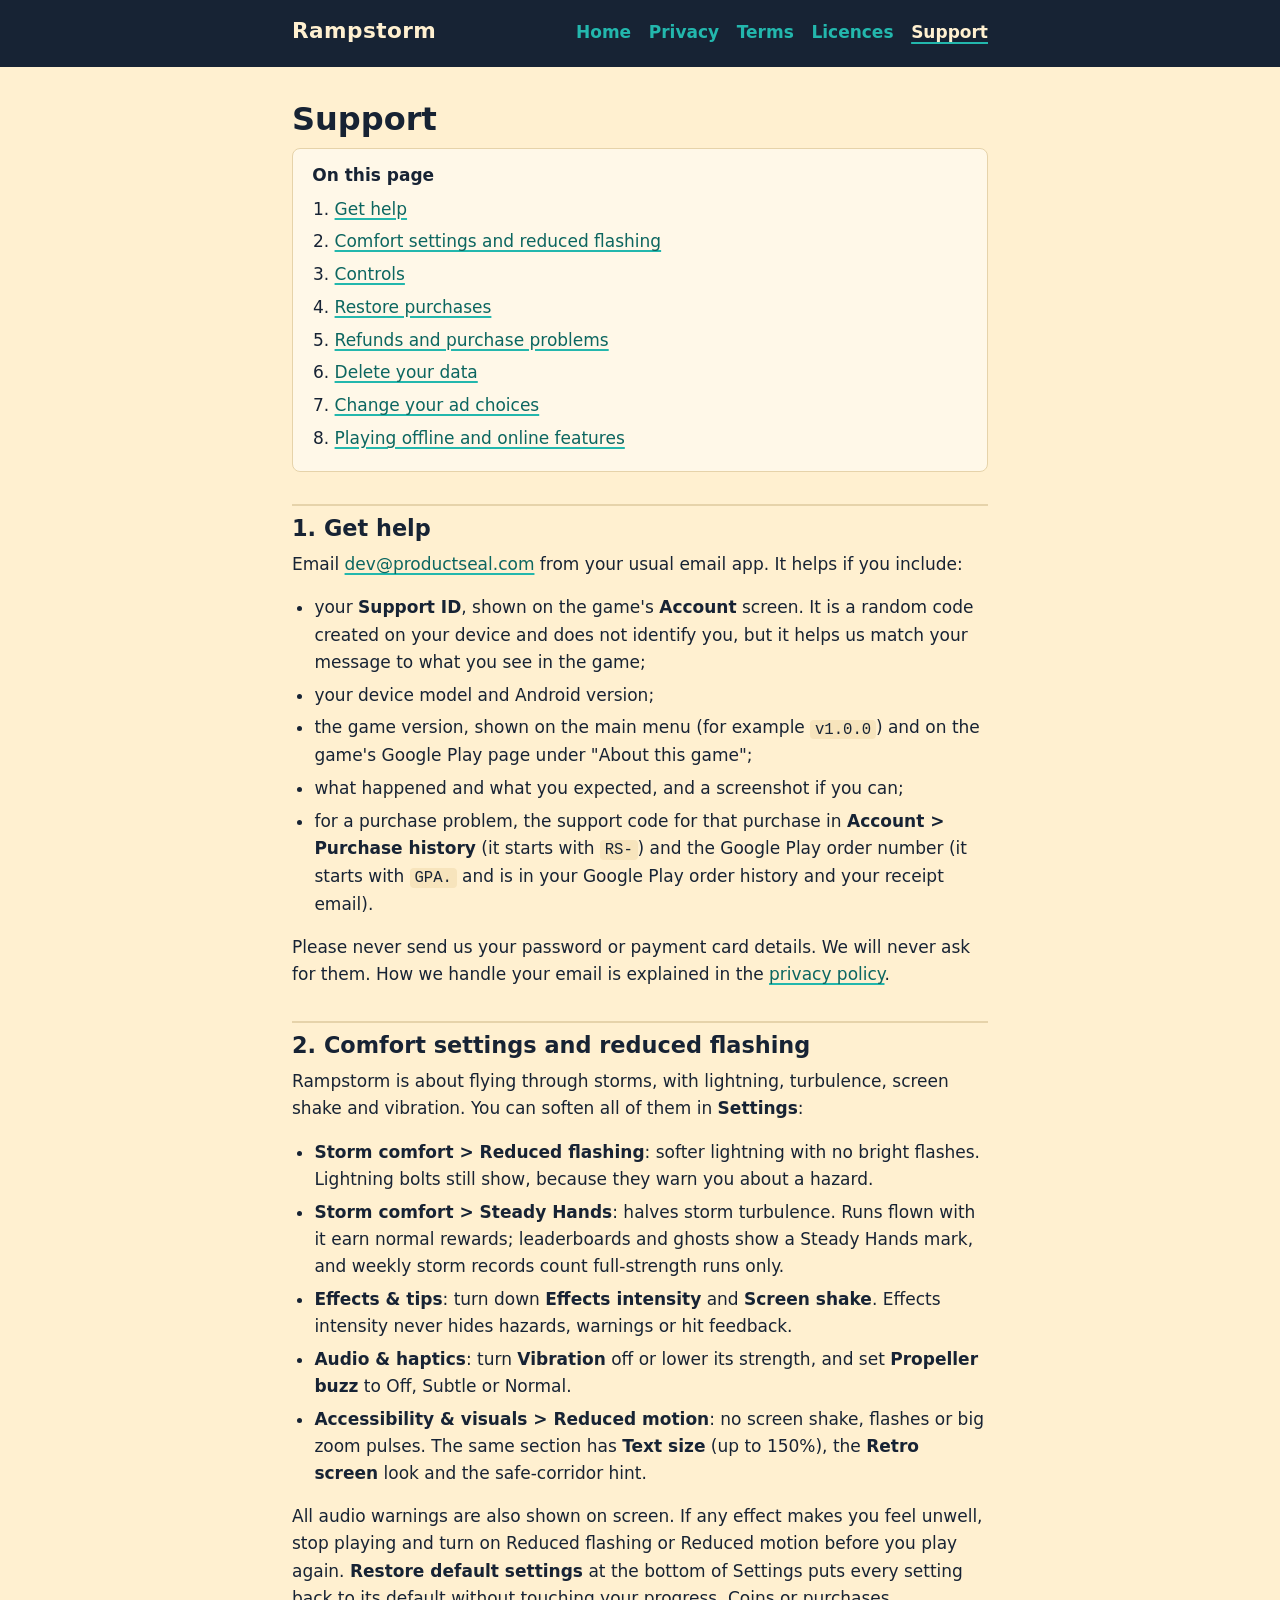
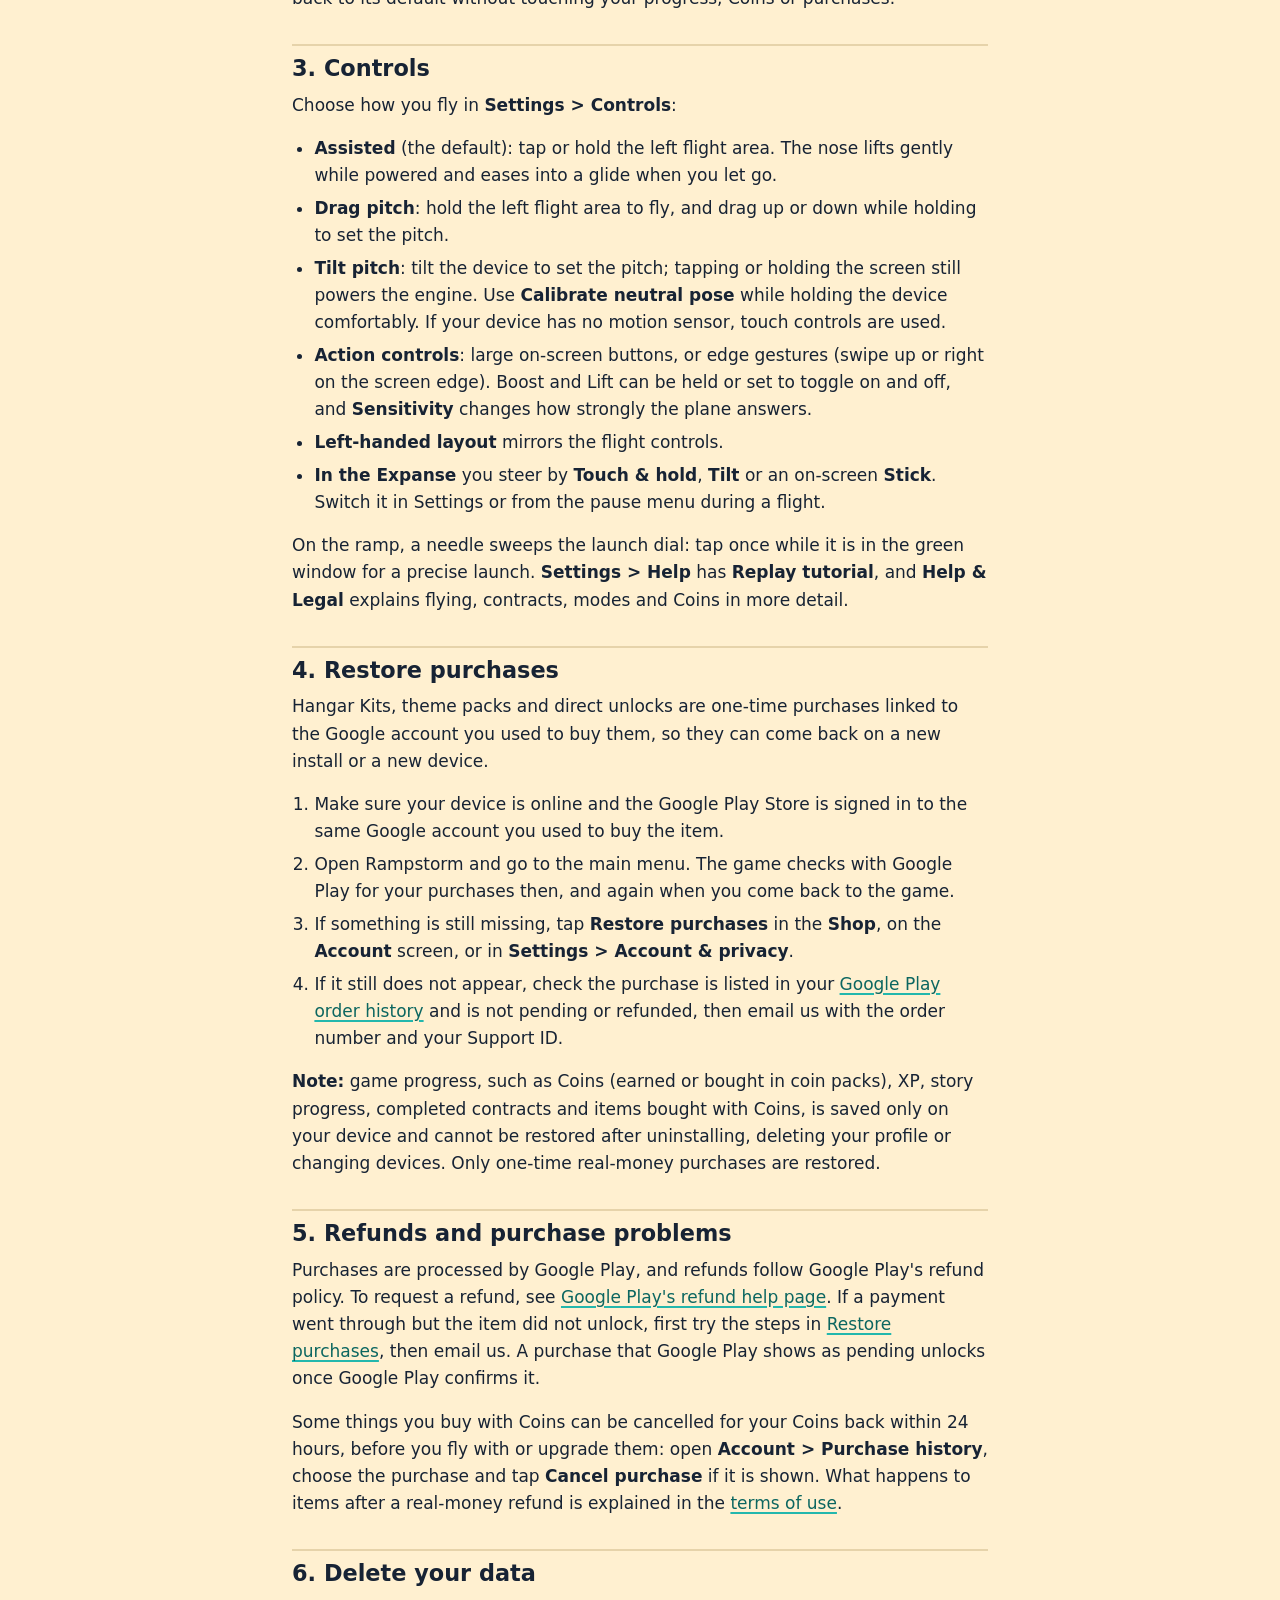
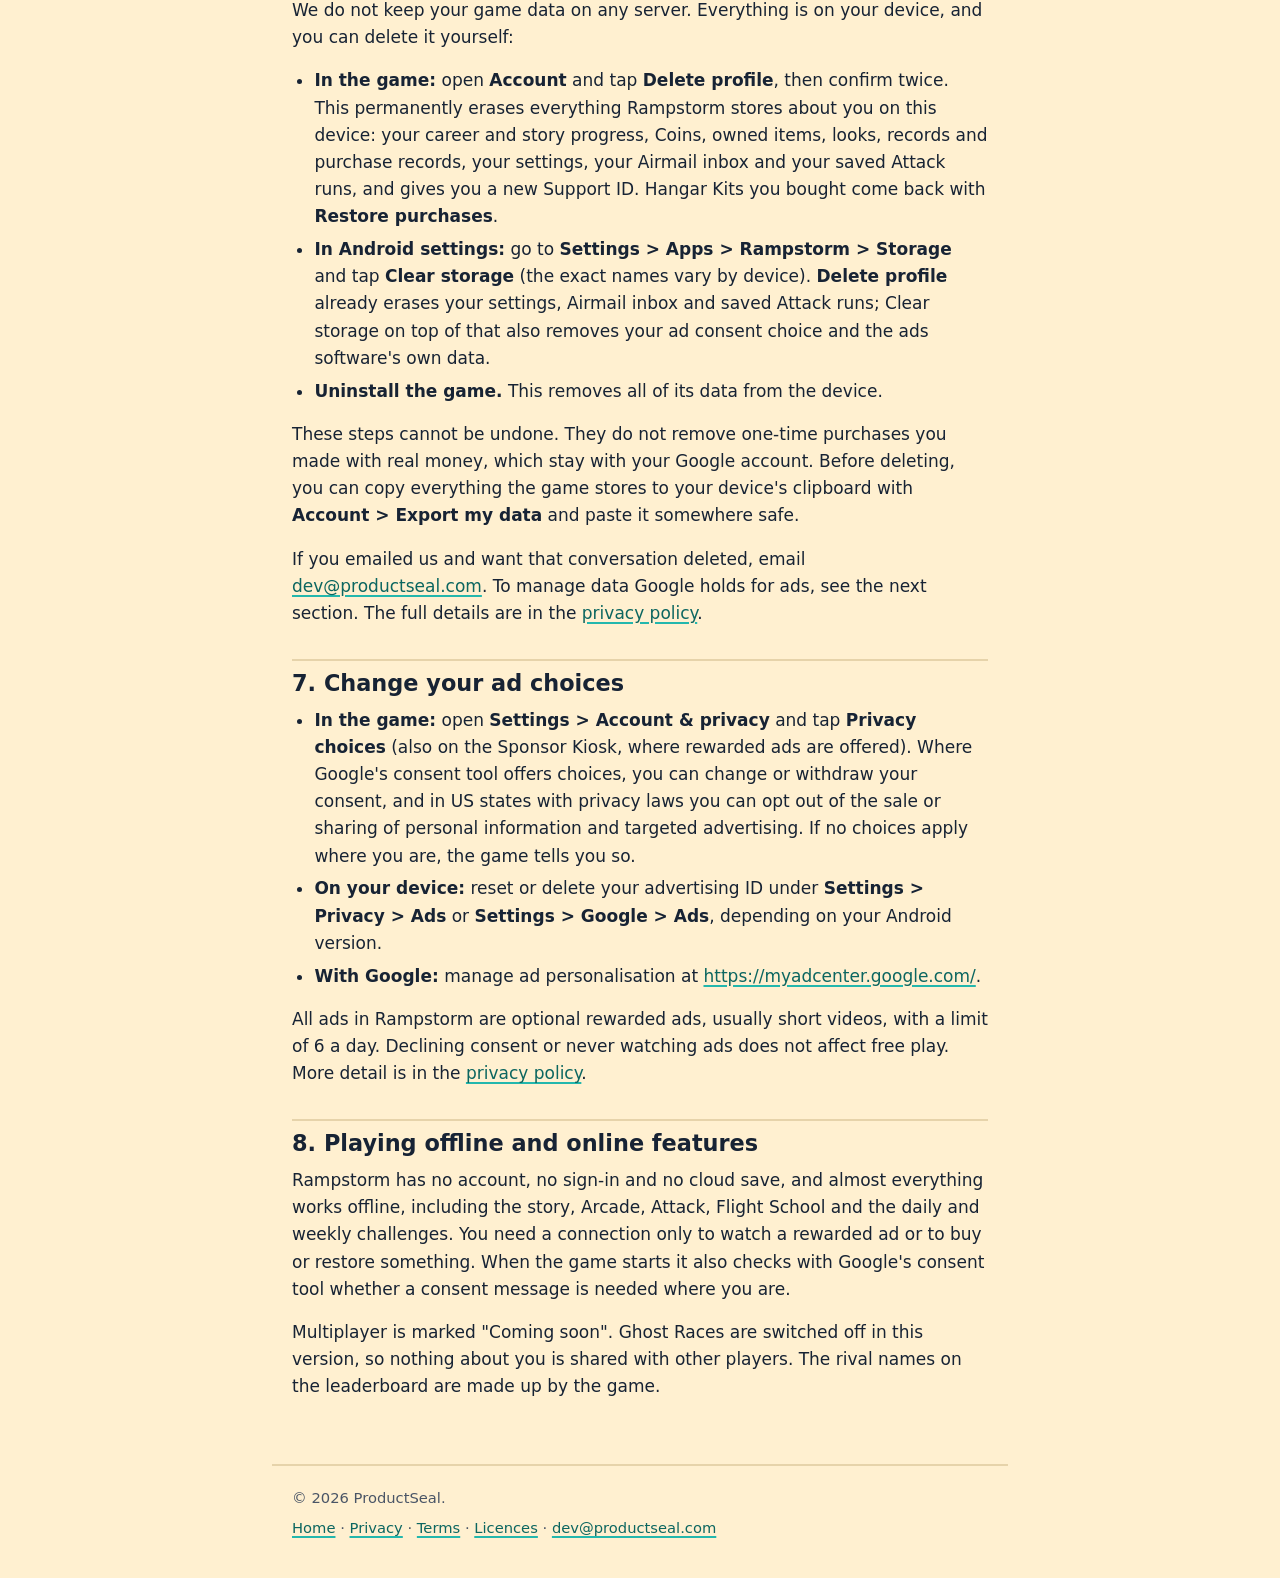
<file: support/index.html>
<!DOCTYPE html>
<html lang="en">
<head>
<meta charset="utf-8">
<meta name="viewport" content="width=device-width, initial-scale=1">
<title>Support - Rampstorm</title>
<meta name="description" content="Rampstorm support: contact, comfort settings, controls, restoring purchases, deleting your data and changing ad choices.">
<link rel="stylesheet" href="../style.css">
</head>
<body>
<header class="site-header">
  <div class="wrap">
    <a class="brand" href="../index.html">Rampstorm</a>
    <nav class="site-nav" aria-label="Site">
      <ul>
        <li><a href="../index.html">Home</a></li>
        <li><a href="../privacy/index.html">Privacy</a></li>
        <li><a href="../terms/index.html">Terms</a></li>
        <li><a href="../licenses/index.html">Licences</a></li>
        <li><a href="index.html" aria-current="page">Support</a></li>
      </ul>
    </nav>
  </div>
</header>

<main class="wrap">
  <h1>Support</h1>

  <nav class="toc" aria-label="Contents">
    <strong>On this page</strong>
    <ol>
      <li><a href="#help">Get help</a></li>
      <li><a href="#comfort">Comfort settings and reduced flashing</a></li>
      <li><a href="#controls">Controls</a></li>
      <li><a href="#restore">Restore purchases</a></li>
      <li><a href="#refunds">Refunds and purchase problems</a></li>
      <li><a href="#delete">Delete your data</a></li>
      <li><a href="#ads">Change your ad choices</a></li>
      <li><a href="#offline">Playing offline and online features</a></li>
    </ol>
  </nav>

  <h2 id="help">1. Get help</h2>
  <p>Email <a href="mailto:dev@productseal.com">dev@productseal.com</a> from your usual email app. It helps if you include:</p>
  <ul>
    <li>your <strong>Support ID</strong>, shown on the game's <strong>Account</strong> screen. It is a random code created on your device and does not identify you, but it helps us match your message to what you see in the game;</li>
    <li>your device model and Android version;</li>
    <li>the game version, shown on the main menu (for example <code>v1.0.0</code>) and on the game's Google Play page under "About this game";</li>
    <li>what happened and what you expected, and a screenshot if you can;</li>
    <li>for a purchase problem, the support code for that purchase in <strong>Account &gt; Purchase history</strong> (it starts with <code>RS-</code>) and the Google Play order number (it starts with <code>GPA.</code> and is in your Google Play order history and your receipt email).</li>
  </ul>
  <p>Please never send us your password or payment card details. We will never ask for them. How we handle your email is explained in the <a href="../privacy/index.html#we-collect">privacy policy</a>.</p>

  <h2 id="comfort">2. Comfort settings and reduced flashing</h2>
  <p>Rampstorm is about flying through storms, with lightning, turbulence, screen shake and vibration. You can soften all of them in <strong>Settings</strong>:</p>
  <ul>
    <li><strong>Storm comfort &gt; Reduced flashing</strong>: softer lightning with no bright flashes. Lightning bolts still show, because they warn you about a hazard.</li>
    <li><strong>Storm comfort &gt; Steady Hands</strong>: halves storm turbulence. Runs flown with it earn normal rewards; leaderboards and ghosts show a Steady Hands mark, and weekly storm records count full-strength runs only.</li>
    <li><strong>Effects &amp; tips</strong>: turn down <strong>Effects intensity</strong> and <strong>Screen shake</strong>. Effects intensity never hides hazards, warnings or hit feedback.</li>
    <li><strong>Audio &amp; haptics</strong>: turn <strong>Vibration</strong> off or lower its strength, and set <strong>Propeller buzz</strong> to Off, Subtle or Normal.</li>
    <li><strong>Accessibility &amp; visuals &gt; Reduced motion</strong>: no screen shake, flashes or big zoom pulses. The same section has <strong>Text size</strong> (up to 150%), the <strong>Retro screen</strong> look and the safe-corridor hint.</li>
  </ul>
  <p>All audio warnings are also shown on screen. If any effect makes you feel unwell, stop playing and turn on Reduced flashing or Reduced motion before you play again. <strong>Restore default settings</strong> at the bottom of Settings puts every setting back to its default without touching your progress, Coins or purchases.</p>

  <h2 id="controls">3. Controls</h2>
  <p>Choose how you fly in <strong>Settings &gt; Controls</strong>:</p>
  <ul>
    <li><strong>Assisted</strong> (the default): tap or hold the left flight area. The nose lifts gently while powered and eases into a glide when you let go.</li>
    <li><strong>Drag pitch</strong>: hold the left flight area to fly, and drag up or down while holding to set the pitch.</li>
    <li><strong>Tilt pitch</strong>: tilt the device to set the pitch; tapping or holding the screen still powers the engine. Use <strong>Calibrate neutral pose</strong> while holding the device comfortably. If your device has no motion sensor, touch controls are used.</li>
    <li><strong>Action controls</strong>: large on-screen buttons, or edge gestures (swipe up or right on the screen edge). Boost and Lift can be held or set to toggle on and off, and <strong>Sensitivity</strong> changes how strongly the plane answers.</li>
    <li><strong>Left-handed layout</strong> mirrors the flight controls.</li>
    <li><strong>In the Expanse</strong> you steer by <strong>Touch &amp; hold</strong>, <strong>Tilt</strong> or an on-screen <strong>Stick</strong>. Switch it in Settings or from the pause menu during a flight.</li>
  </ul>
  <p>On the ramp, a needle sweeps the launch dial: tap once while it is in the green window for a precise launch. <strong>Settings &gt; Help</strong> has <strong>Replay tutorial</strong>, and <strong>Help &amp; Legal</strong> explains flying, contracts, modes and Coins in more detail.</p>

  <h2 id="restore">4. Restore purchases</h2>
  <p>Hangar Kits, theme packs and direct unlocks are one-time purchases linked to the Google account you used to buy them, so they can come back on a new install or a new device.</p>
  <ol>
    <li>Make sure your device is online and the Google Play Store is signed in to the same Google account you used to buy the item.</li>
    <li>Open Rampstorm and go to the main menu. The game checks with Google Play for your purchases then, and again when you come back to the game.</li>
    <li>If something is still missing, tap <strong>Restore purchases</strong> in the <strong>Shop</strong>, on the <strong>Account</strong> screen, or in <strong>Settings &gt; Account &amp; privacy</strong>.</li>
    <li>If it still does not appear, check the purchase is listed in your <a href="https://play.google.com/store/account/orderhistory">Google Play order history</a> and is not pending or refunded, then email us with the order number and your Support ID.</li>
  </ol>
  <p><strong>Note:</strong> game progress, such as Coins (earned or bought in coin packs), XP, story progress, completed contracts and items bought with Coins, is saved only on your device and cannot be restored after uninstalling, deleting your profile or changing devices. Only one-time real-money purchases are restored.</p>

  <h2 id="refunds">5. Refunds and purchase problems</h2>
  <p>Purchases are processed by Google Play, and refunds follow Google Play's refund policy. To request a refund, see <a href="https://support.google.com/googleplay/answer/2479637">Google Play's refund help page</a>. If a payment went through but the item did not unlock, first try the steps in <a href="#restore">Restore purchases</a>, then email us. A purchase that Google Play shows as pending unlocks once Google Play confirms it.</p>
  <p>Some things you buy with Coins can be cancelled for your Coins back within 24 hours, before you fly with or upgrade them: open <strong>Account &gt; Purchase history</strong>, choose the purchase and tap <strong>Cancel purchase</strong> if it is shown. What happens to items after a real-money refund is explained in the <a href="../terms/index.html#purchases">terms of use</a>.</p>

  <h2 id="delete">6. Delete your data</h2>
  <p>We do not keep your game data on any server. Everything is on your device, and you can delete it yourself:</p>
  <ul>
    <li><strong>In the game:</strong> open <strong>Account</strong> and tap <strong>Delete profile</strong>, then confirm twice. This permanently erases everything Rampstorm stores about you on this device: your career and story progress, Coins, owned items, looks, records and purchase records, your settings, your Airmail inbox and your saved Attack runs, and gives you a new Support ID. Hangar Kits you bought come back with <strong>Restore purchases</strong>.</li>
    <li><strong>In Android settings:</strong> go to <strong>Settings &gt; Apps &gt; Rampstorm &gt; Storage</strong> and tap <strong>Clear storage</strong> (the exact names vary by device). <strong>Delete profile</strong> already erases your settings, Airmail inbox and saved Attack runs; Clear storage on top of that also removes your ad consent choice and the ads software's own data.</li>
    <li><strong>Uninstall the game.</strong> This removes all of its data from the device.</li>
  </ul>
  <p>These steps cannot be undone. They do not remove one-time purchases you made with real money, which stay with your Google account. Before deleting, you can copy everything the game stores to your device's clipboard with <strong>Account &gt; Export my data</strong> and paste it somewhere safe.</p>
  <p>If you emailed us and want that conversation deleted, email <a href="mailto:dev@productseal.com">dev@productseal.com</a>. To manage data Google holds for ads, see the next section. The full details are in the <a href="../privacy/index.html#retention">privacy policy</a>.</p>

  <h2 id="ads">7. Change your ad choices</h2>
  <ul>
    <li><strong>In the game:</strong> open <strong>Settings &gt; Account &amp; privacy</strong> and tap <strong>Privacy choices</strong> (also on the Sponsor Kiosk, where rewarded ads are offered). Where Google's consent tool offers choices, you can change or withdraw your consent, and in US states with privacy laws you can opt out of the sale or sharing of personal information and targeted advertising. If no choices apply where you are, the game tells you so.</li>
    <li><strong>On your device:</strong> reset or delete your advertising ID under <strong>Settings &gt; Privacy &gt; Ads</strong> or <strong>Settings &gt; Google &gt; Ads</strong>, depending on your Android version.</li>
    <li><strong>With Google:</strong> manage ad personalisation at <a href="https://myadcenter.google.com/">https://myadcenter.google.com/</a>.</li>
  </ul>
  <p>All ads in Rampstorm are optional rewarded ads, usually short videos, with a limit of 6 a day. Declining consent or never watching ads does not affect free play. More detail is in the <a href="../privacy/index.html#consent">privacy policy</a>.</p>

  <h2 id="offline">8. Playing offline and online features</h2>
  <p>Rampstorm has no account, no sign-in and no cloud save, and almost everything works offline, including the story, Arcade, Attack, Flight School and the daily and weekly challenges. You need a connection only to watch a rewarded ad or to buy or restore something. When the game starts it also checks with Google's consent tool whether a consent message is needed where you are.</p>
  <p>Multiplayer is marked "Coming soon". Ghost Races are switched off in this version, so nothing about you is shared with other players. The rival names on the leaderboard are made up by the game.</p>
</main>

<footer class="site-footer wrap">
  <p>&copy; 2026 ProductSeal.</p>
  <p><a href="../index.html">Home</a> &middot; <a href="../privacy/index.html">Privacy</a> &middot; <a href="../terms/index.html">Terms</a> &middot; <a href="../licenses/index.html">Licences</a> &middot; <a href="mailto:dev@productseal.com">dev@productseal.com</a></p>
</footer>
</body>
</html>
</file>
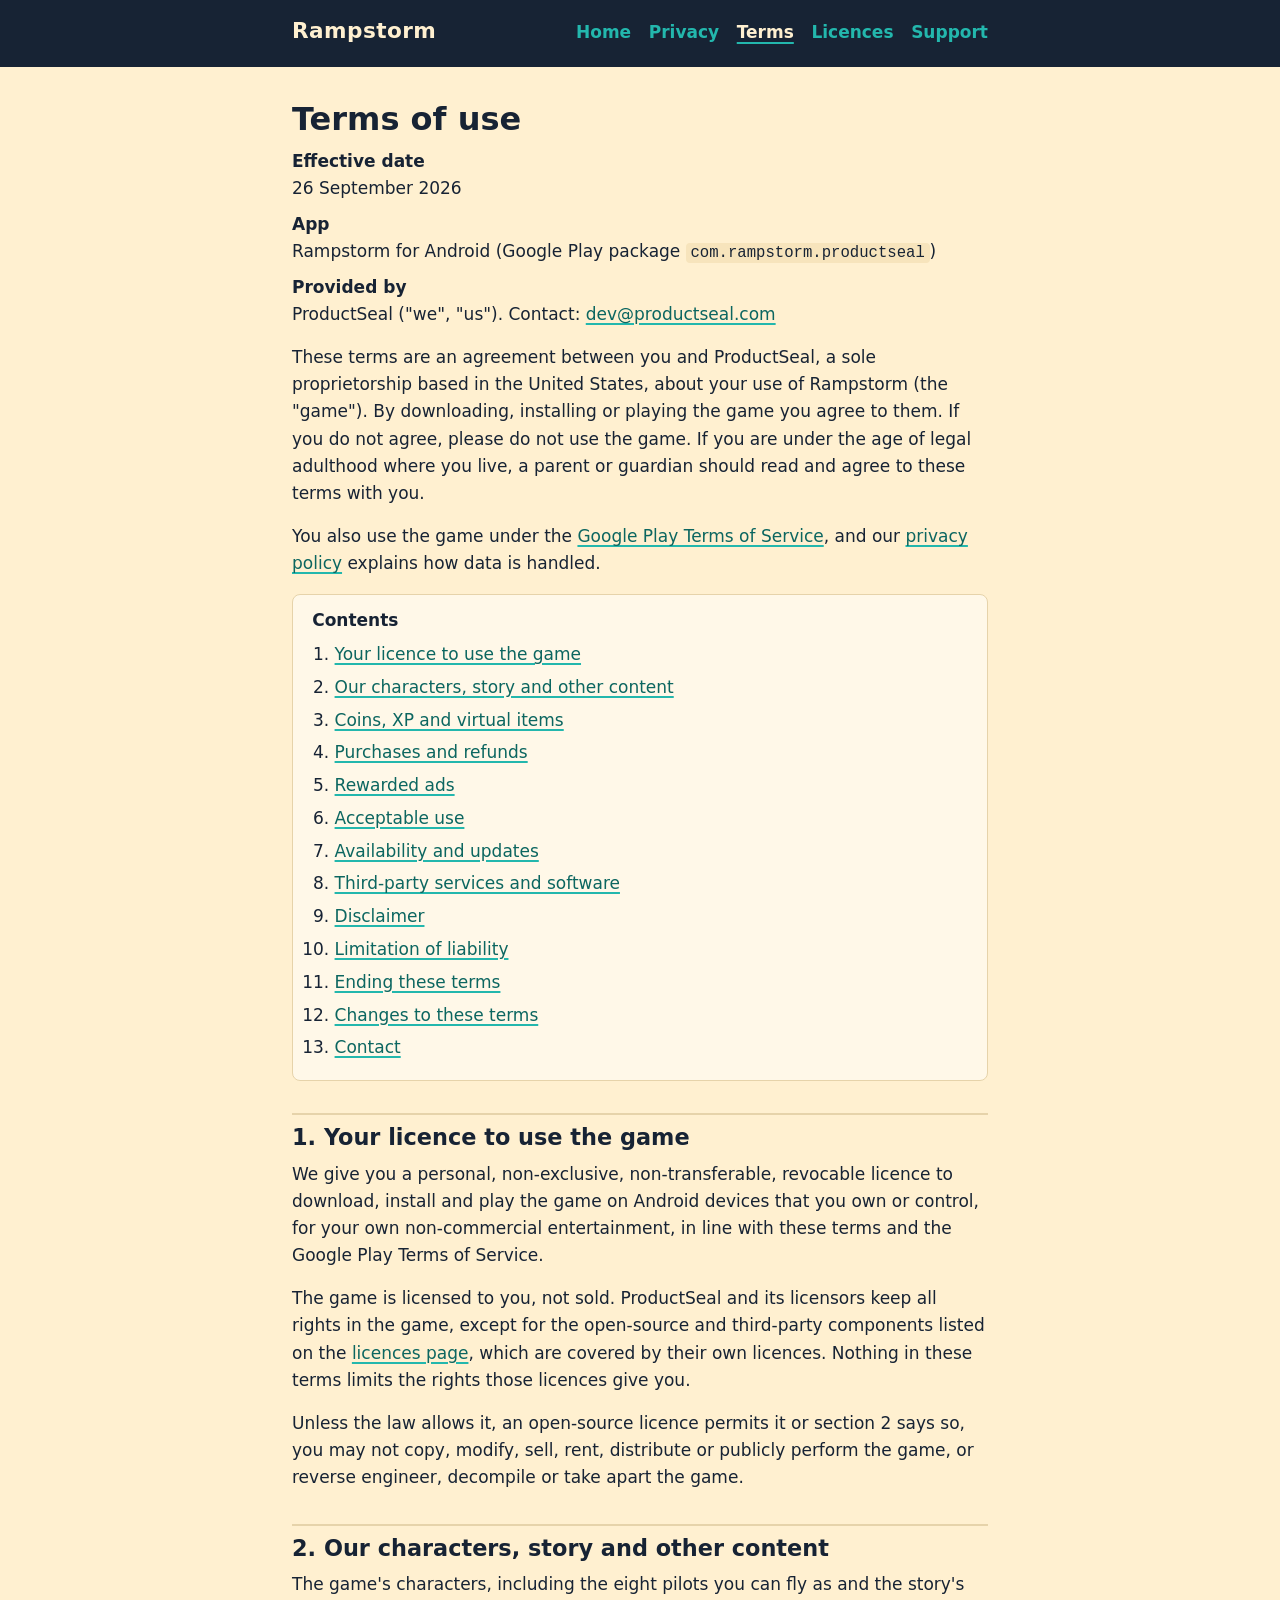
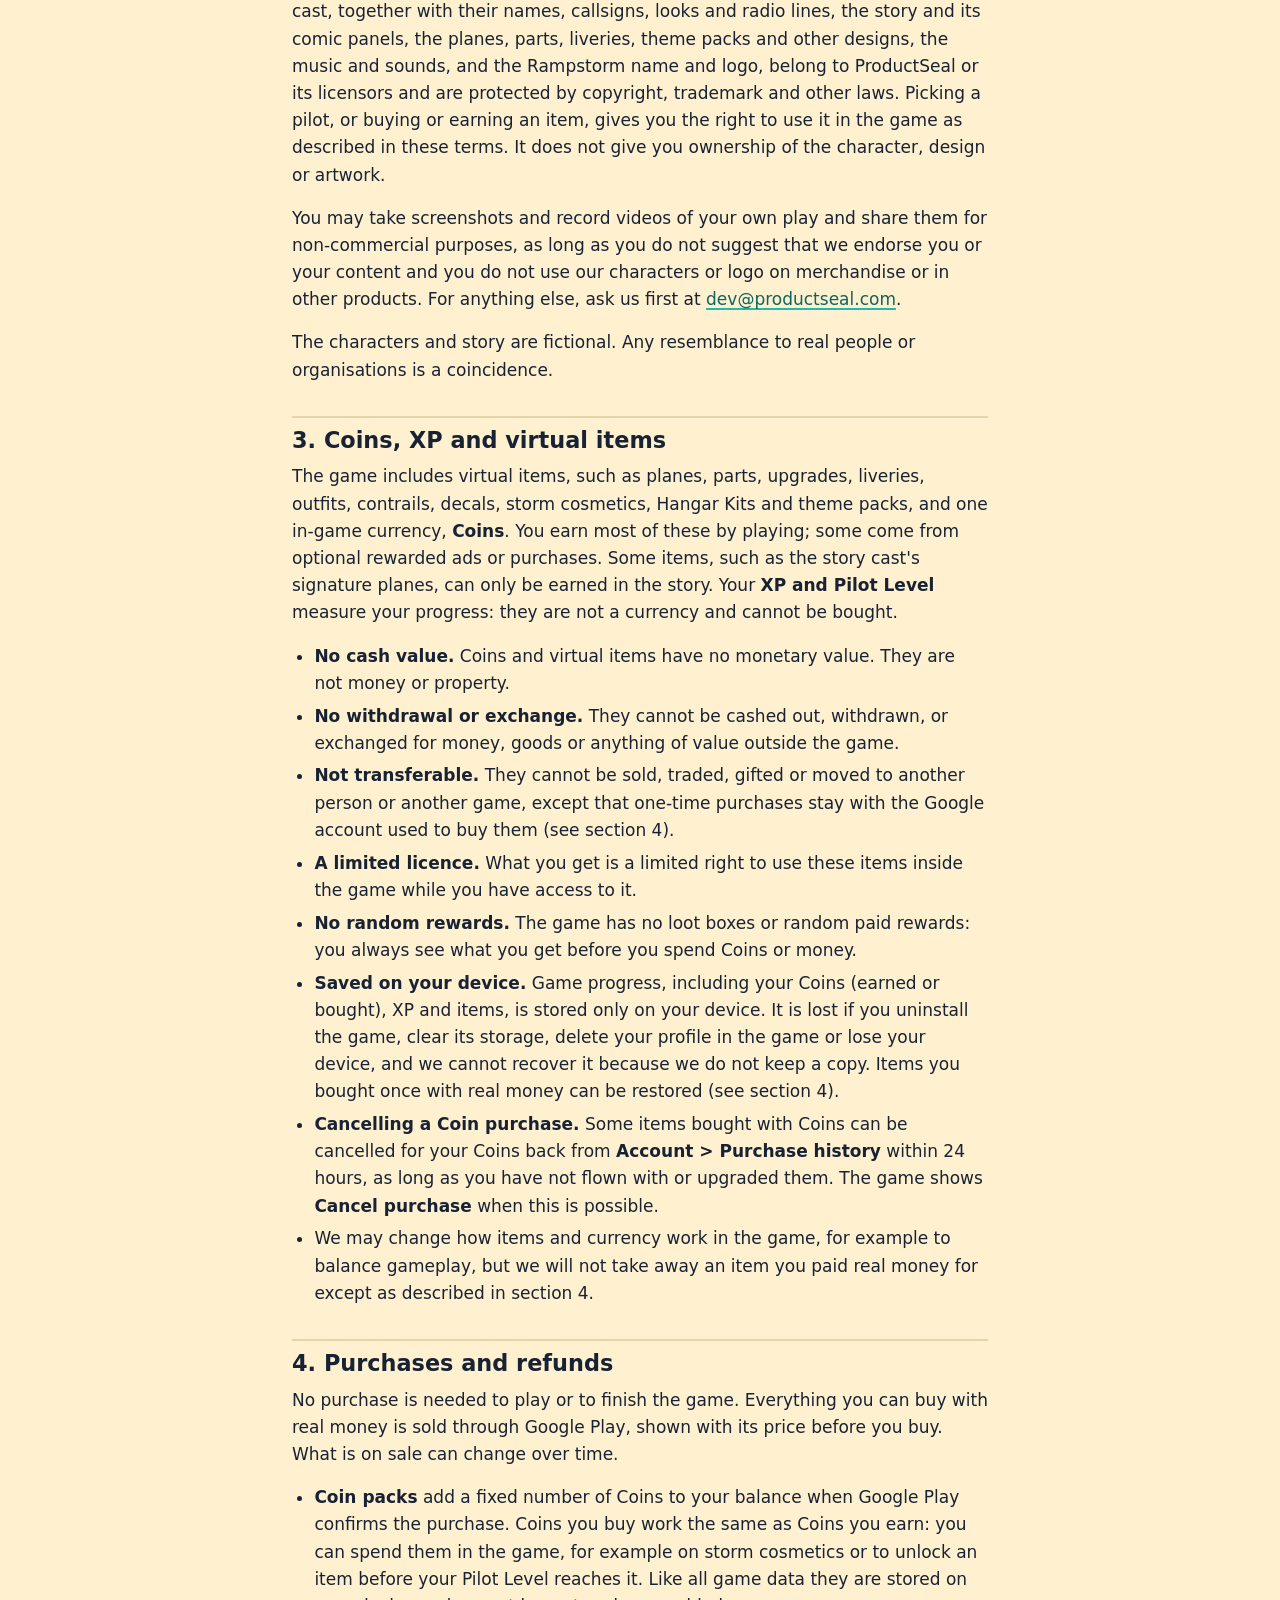
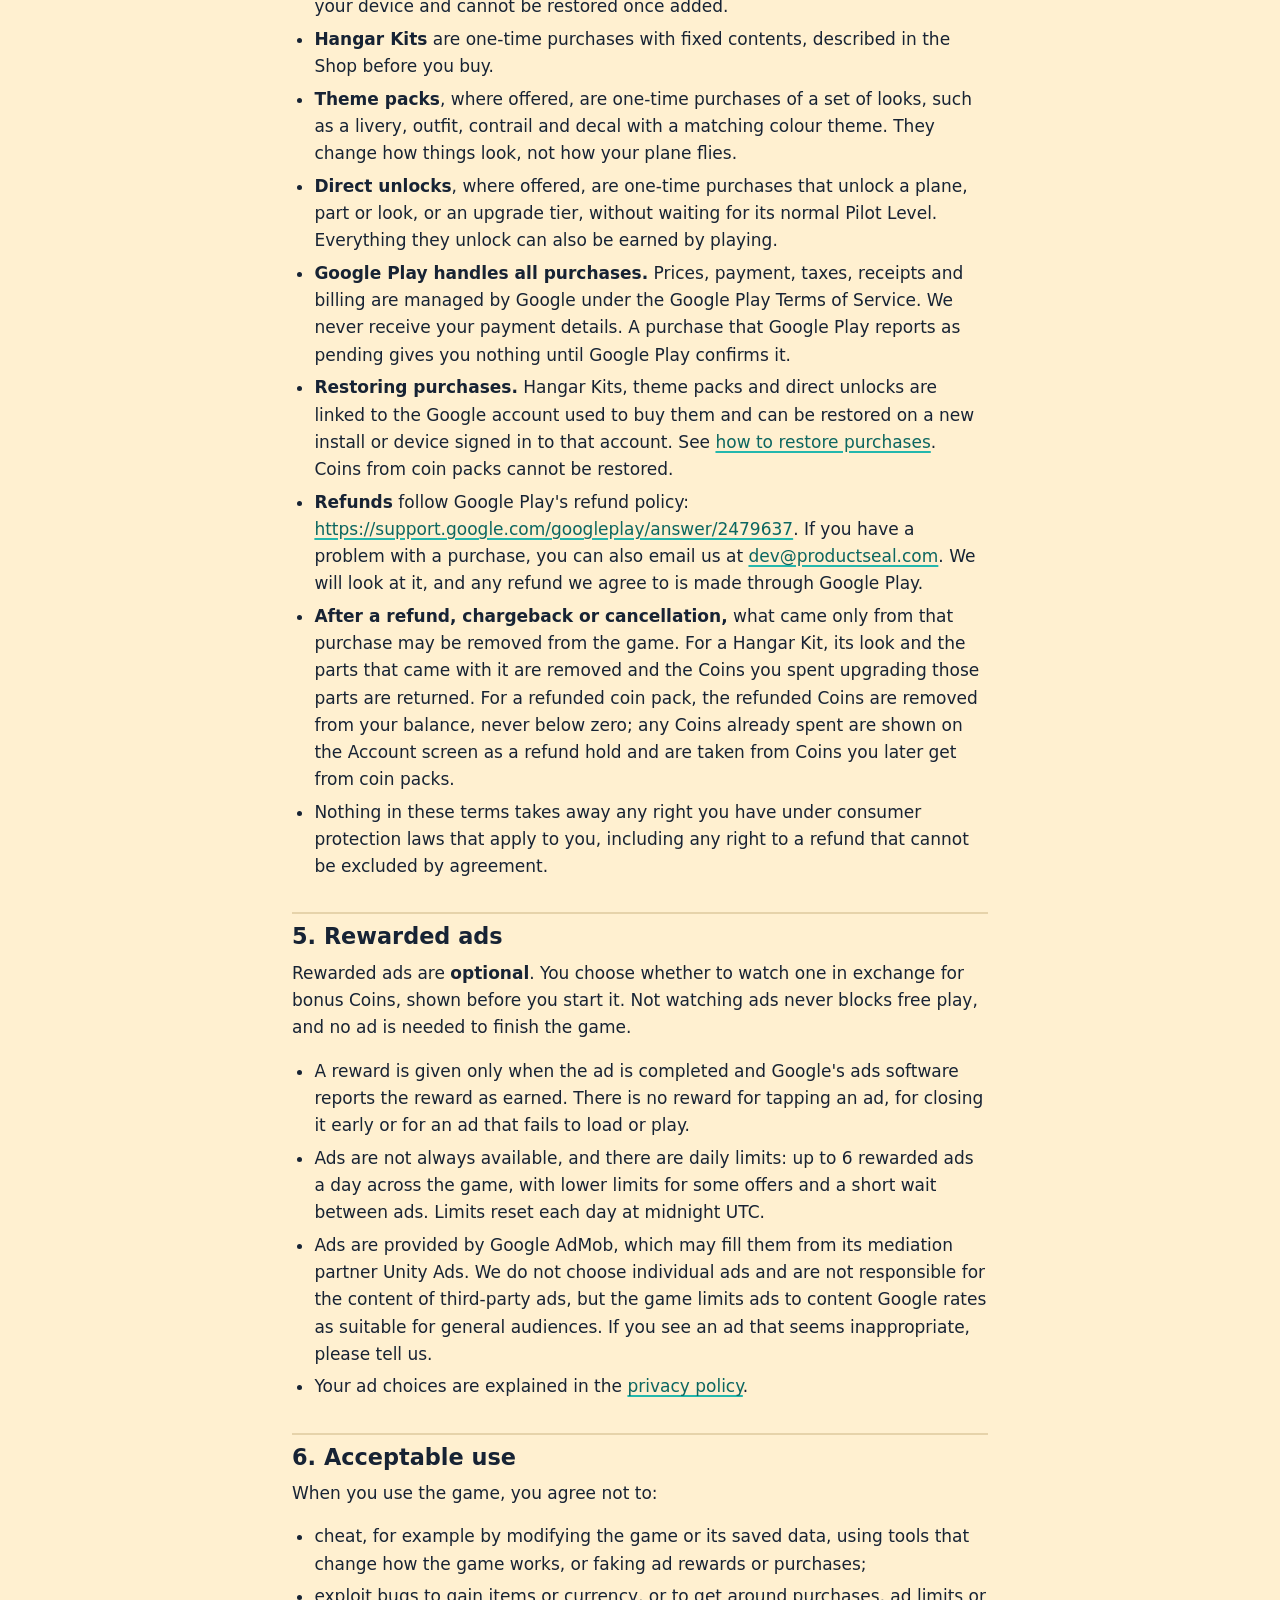
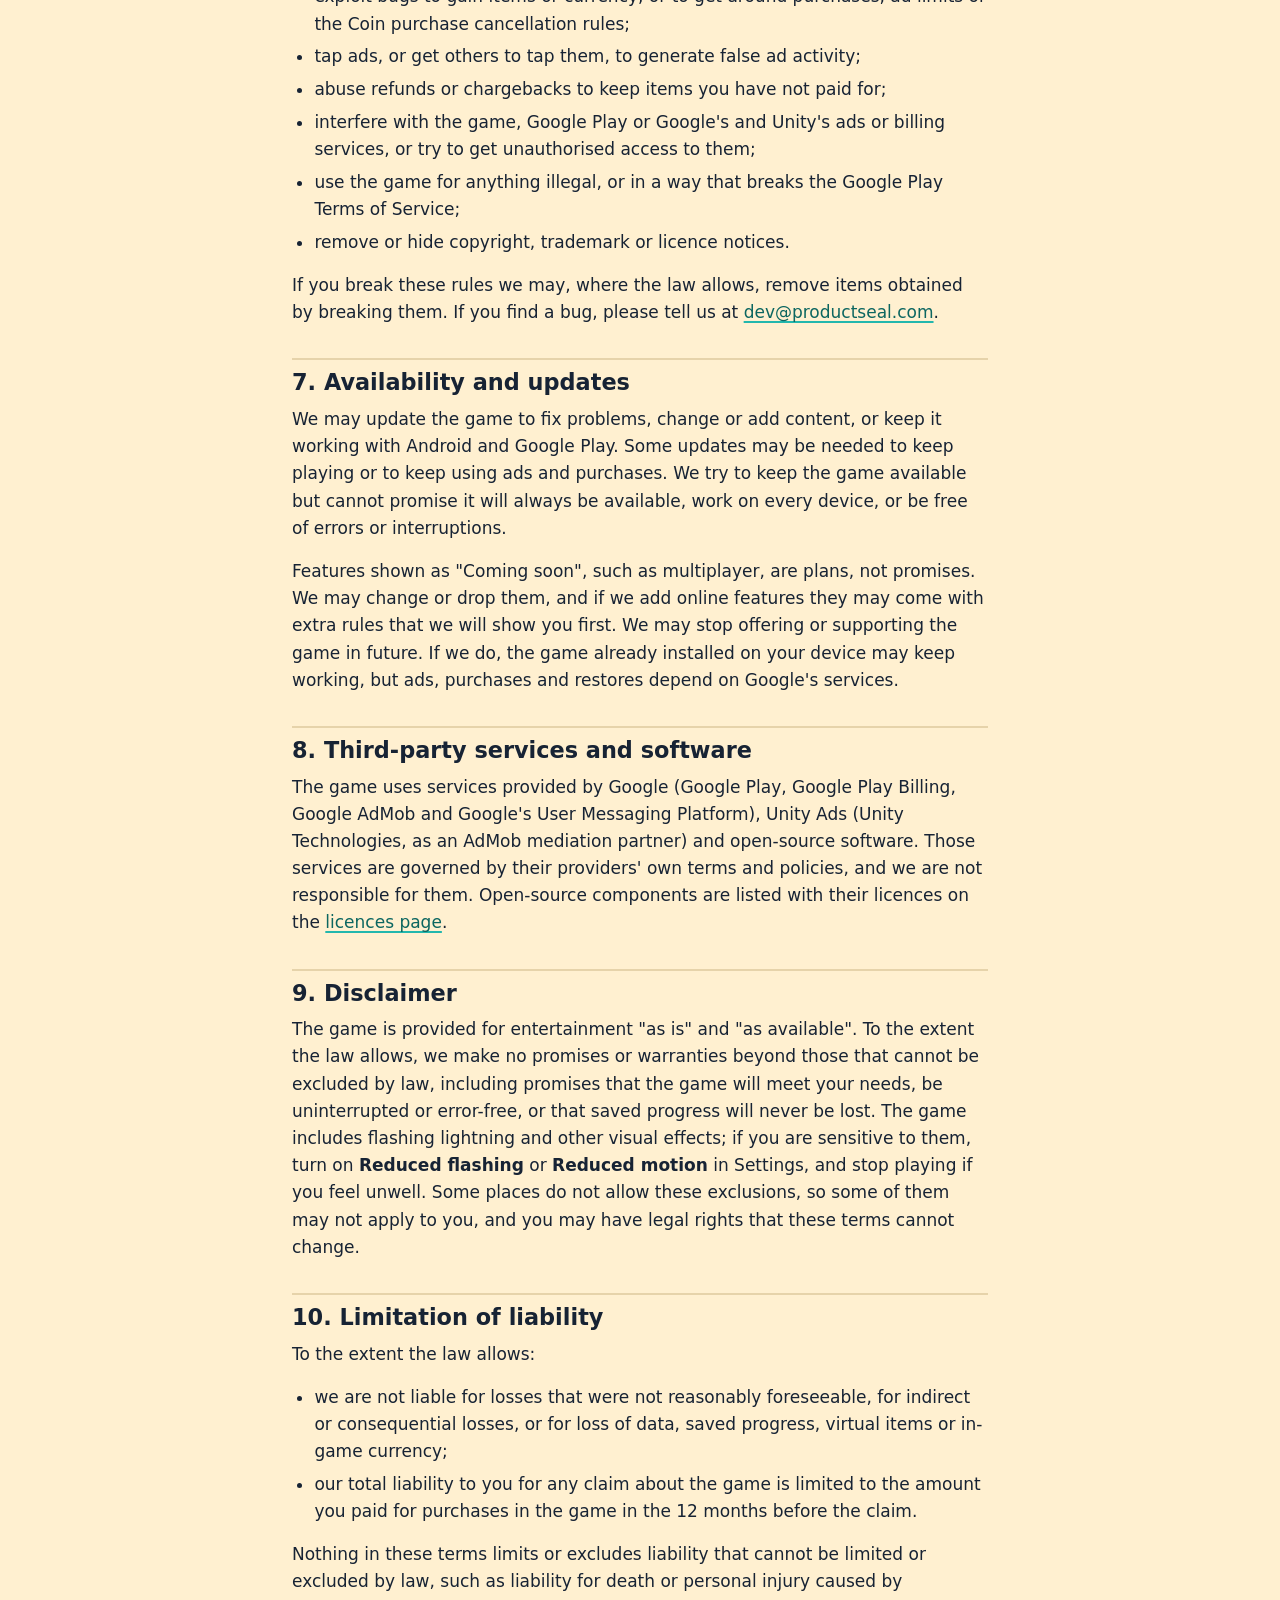
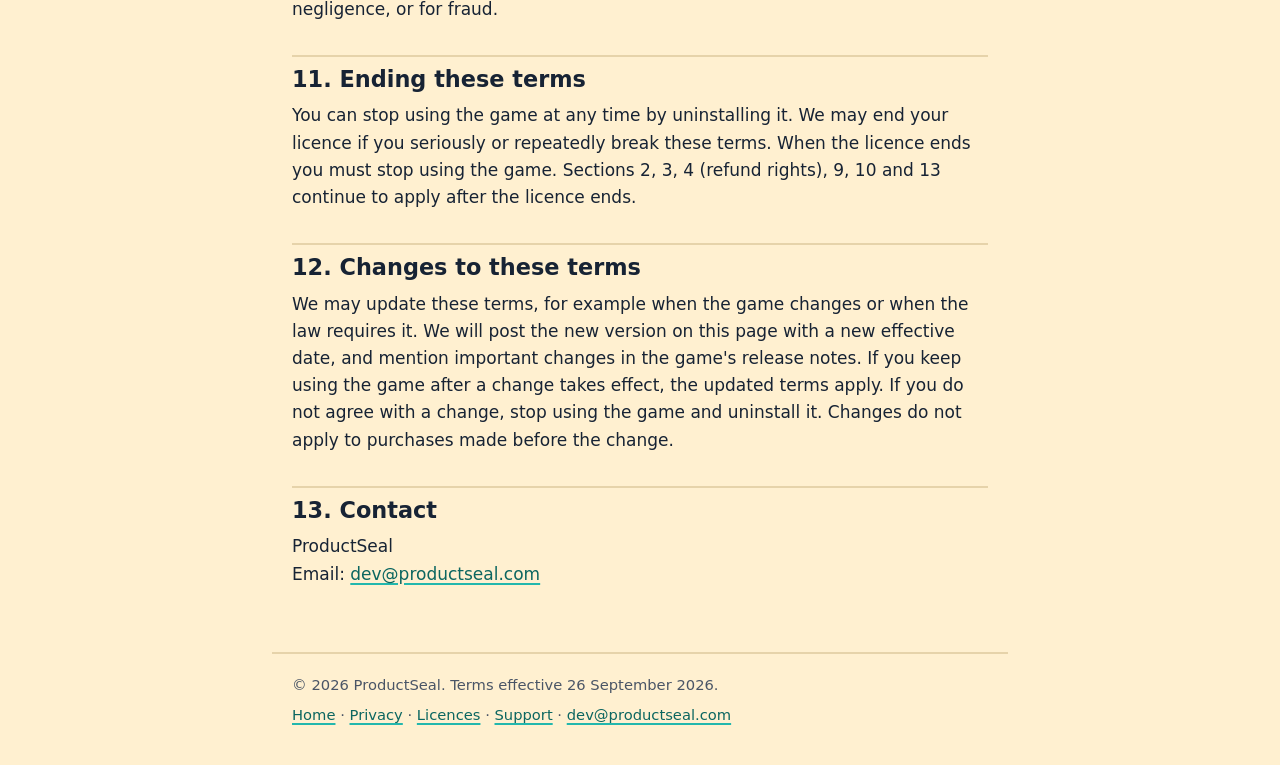
<file: terms/index.html>
<!DOCTYPE html>
<html lang="en">
<head>
<meta charset="utf-8">
<meta name="viewport" content="width=device-width, initial-scale=1">
<title>Terms of Use - Rampstorm</title>
<meta name="description" content="Rampstorm terms of use and end-user licence: the licence to play, our characters and content, Coins and virtual items, purchases, refunds and ads.">
<link rel="stylesheet" href="../style.css">
</head>
<body>
<header class="site-header">
  <div class="wrap">
    <a class="brand" href="../index.html">Rampstorm</a>
    <nav class="site-nav" aria-label="Site">
      <ul>
        <li><a href="../index.html">Home</a></li>
        <li><a href="../privacy/index.html">Privacy</a></li>
        <li><a href="index.html" aria-current="page">Terms</a></li>
        <li><a href="../licenses/index.html">Licences</a></li>
        <li><a href="../support/index.html">Support</a></li>
      </ul>
    </nav>
  </div>
</header>

<main class="wrap">
  <h1>Terms of use</h1>
  <dl class="facts">
    <dt>Effective date</dt><dd>26 September 2026</dd>
    <dt>App</dt><dd>Rampstorm for Android (Google Play package <code>com.rampstorm.productseal</code>)</dd>
    <dt>Provided by</dt><dd>ProductSeal ("we", "us"). Contact: <a href="mailto:dev@productseal.com">dev@productseal.com</a></dd>
  </dl>

  <p>These terms are an agreement between you and ProductSeal, a sole proprietorship based in the United States, about your use of Rampstorm (the "game"). By downloading, installing or playing the game you agree to them. If you do not agree, please do not use the game. If you are under the age of legal adulthood where you live, a parent or guardian should read and agree to these terms with you.</p>
  <p>You also use the game under the <a href="https://play.google.com/about/play-terms/">Google Play Terms of Service</a>, and our <a href="../privacy/index.html">privacy policy</a> explains how data is handled.</p>

  <nav class="toc" aria-label="Contents">
    <strong>Contents</strong>
    <ol>
      <li><a href="#licence">Your licence to use the game</a></li>
      <li><a href="#content">Our characters, story and other content</a></li>
      <li><a href="#virtual">Coins, XP and virtual items</a></li>
      <li><a href="#purchases">Purchases and refunds</a></li>
      <li><a href="#ads">Rewarded ads</a></li>
      <li><a href="#use">Acceptable use</a></li>
      <li><a href="#availability">Availability and updates</a></li>
      <li><a href="#third-party">Third-party services and software</a></li>
      <li><a href="#disclaimer">Disclaimer</a></li>
      <li><a href="#liability">Limitation of liability</a></li>
      <li><a href="#ending">Ending these terms</a></li>
      <li><a href="#changes">Changes to these terms</a></li>
      <li><a href="#contact">Contact</a></li>
    </ol>
  </nav>

  <h2 id="licence">1. Your licence to use the game</h2>
  <p>We give you a personal, non-exclusive, non-transferable, revocable licence to download, install and play the game on Android devices that you own or control, for your own non-commercial entertainment, in line with these terms and the Google Play Terms of Service.</p>
  <p>The game is licensed to you, not sold. ProductSeal and its licensors keep all rights in the game, except for the open-source and third-party components listed on the <a href="../licenses/index.html">licences page</a>, which are covered by their own licences. Nothing in these terms limits the rights those licences give you.</p>
  <p>Unless the law allows it, an open-source licence permits it or section 2 says so, you may not copy, modify, sell, rent, distribute or publicly perform the game, or reverse engineer, decompile or take apart the game.</p>

  <h2 id="content">2. Our characters, story and other content</h2>
  <p>The game's characters, including the eight pilots you can fly as and the story's cast, together with their names, callsigns, looks and radio lines, the story and its comic panels, the planes, parts, liveries, theme packs and other designs, the music and sounds, and the Rampstorm name and logo, belong to ProductSeal or its licensors and are protected by copyright, trademark and other laws. Picking a pilot, or buying or earning an item, gives you the right to use it in the game as described in these terms. It does not give you ownership of the character, design or artwork.</p>
  <p>You may take screenshots and record videos of your own play and share them for non-commercial purposes, as long as you do not suggest that we endorse you or your content and you do not use our characters or logo on merchandise or in other products. For anything else, ask us first at <a href="mailto:dev@productseal.com">dev@productseal.com</a>.</p>
  <p>The characters and story are fictional. Any resemblance to real people or organisations is a coincidence.</p>

  <h2 id="virtual">3. Coins, XP and virtual items</h2>
  <p>The game includes virtual items, such as planes, parts, upgrades, liveries, outfits, contrails, decals, storm cosmetics, Hangar Kits and theme packs, and one in-game currency, <strong>Coins</strong>. You earn most of these by playing; some come from optional rewarded ads or purchases. Some items, such as the story cast's signature planes, can only be earned in the story. Your <strong>XP and Pilot Level</strong> measure your progress: they are not a currency and cannot be bought.</p>
  <ul>
    <li><strong>No cash value.</strong> Coins and virtual items have no monetary value. They are not money or property.</li>
    <li><strong>No withdrawal or exchange.</strong> They cannot be cashed out, withdrawn, or exchanged for money, goods or anything of value outside the game.</li>
    <li><strong>Not transferable.</strong> They cannot be sold, traded, gifted or moved to another person or another game, except that one-time purchases stay with the Google account used to buy them (see section 4).</li>
    <li><strong>A limited licence.</strong> What you get is a limited right to use these items inside the game while you have access to it.</li>
    <li><strong>No random rewards.</strong> The game has no loot boxes or random paid rewards: you always see what you get before you spend Coins or money.</li>
    <li><strong>Saved on your device.</strong> Game progress, including your Coins (earned or bought), XP and items, is stored only on your device. It is lost if you uninstall the game, clear its storage, delete your profile in the game or lose your device, and we cannot recover it because we do not keep a copy. Items you bought once with real money can be restored (see section 4).</li>
    <li><strong>Cancelling a Coin purchase.</strong> Some items bought with Coins can be cancelled for your Coins back from <strong>Account &gt; Purchase history</strong> within 24 hours, as long as you have not flown with or upgraded them. The game shows <strong>Cancel purchase</strong> when this is possible.</li>
    <li>We may change how items and currency work in the game, for example to balance gameplay, but we will not take away an item you paid real money for except as described in section 4.</li>
  </ul>

  <h2 id="purchases">4. Purchases and refunds</h2>
  <p>No purchase is needed to play or to finish the game. Everything you can buy with real money is sold through Google Play, shown with its price before you buy. What is on sale can change over time.</p>
  <ul>
    <li><strong>Coin packs</strong> add a fixed number of Coins to your balance when Google Play confirms the purchase. Coins you buy work the same as Coins you earn: you can spend them in the game, for example on storm cosmetics or to unlock an item before your Pilot Level reaches it. Like all game data they are stored on your device and cannot be restored once added.</li>
    <li><strong>Hangar Kits</strong> are one-time purchases with fixed contents, described in the Shop before you buy.</li>
    <li><strong>Theme packs</strong>, where offered, are one-time purchases of a set of looks, such as a livery, outfit, contrail and decal with a matching colour theme. They change how things look, not how your plane flies.</li>
    <li><strong>Direct unlocks</strong>, where offered, are one-time purchases that unlock a plane, part or look, or an upgrade tier, without waiting for its normal Pilot Level. Everything they unlock can also be earned by playing.</li>
    <li><strong>Google Play handles all purchases.</strong> Prices, payment, taxes, receipts and billing are managed by Google under the Google Play Terms of Service. We never receive your payment details. A purchase that Google Play reports as pending gives you nothing until Google Play confirms it.</li>
    <li><strong>Restoring purchases.</strong> Hangar Kits, theme packs and direct unlocks are linked to the Google account used to buy them and can be restored on a new install or device signed in to that account. See <a href="../support/index.html#restore">how to restore purchases</a>. Coins from coin packs cannot be restored.</li>
    <li><strong>Refunds</strong> follow Google Play's refund policy: <a href="https://support.google.com/googleplay/answer/2479637">https://support.google.com/googleplay/answer/2479637</a>. If you have a problem with a purchase, you can also email us at <a href="mailto:dev@productseal.com">dev@productseal.com</a>. We will look at it, and any refund we agree to is made through Google Play.</li>
    <li><strong>After a refund, chargeback or cancellation,</strong> what came only from that purchase may be removed from the game. For a Hangar Kit, its look and the parts that came with it are removed and the Coins you spent upgrading those parts are returned. For a refunded coin pack, the refunded Coins are removed from your balance, never below zero; any Coins already spent are shown on the Account screen as a refund hold and are taken from Coins you later get from coin packs.</li>
    <li>Nothing in these terms takes away any right you have under consumer protection laws that apply to you, including any right to a refund that cannot be excluded by agreement.</li>
  </ul>

  <h2 id="ads">5. Rewarded ads</h2>
  <p>Rewarded ads are <strong>optional</strong>. You choose whether to watch one in exchange for bonus Coins, shown before you start it. Not watching ads never blocks free play, and no ad is needed to finish the game.</p>
  <ul>
    <li>A reward is given only when the ad is completed and Google's ads software reports the reward as earned. There is no reward for tapping an ad, for closing it early or for an ad that fails to load or play.</li>
    <li>Ads are not always available, and there are daily limits: up to 6 rewarded ads a day across the game, with lower limits for some offers and a short wait between ads. Limits reset each day at midnight UTC.</li>
    <li>Ads are provided by Google AdMob, which may fill them from its mediation partner Unity Ads. We do not choose individual ads and are not responsible for the content of third-party ads, but the game limits ads to content Google rates as suitable for general audiences. If you see an ad that seems inappropriate, please tell us.</li>
    <li>Your ad choices are explained in the <a href="../privacy/index.html#consent">privacy policy</a>.</li>
  </ul>

  <h2 id="use">6. Acceptable use</h2>
  <p>When you use the game, you agree not to:</p>
  <ul>
    <li>cheat, for example by modifying the game or its saved data, using tools that change how the game works, or faking ad rewards or purchases;</li>
    <li>exploit bugs to gain items or currency, or to get around purchases, ad limits or the Coin purchase cancellation rules;</li>
    <li>tap ads, or get others to tap them, to generate false ad activity;</li>
    <li>abuse refunds or chargebacks to keep items you have not paid for;</li>
    <li>interfere with the game, Google Play or Google's and Unity's ads or billing services, or try to get unauthorised access to them;</li>
    <li>use the game for anything illegal, or in a way that breaks the Google Play Terms of Service;</li>
    <li>remove or hide copyright, trademark or licence notices.</li>
  </ul>
  <p>If you break these rules we may, where the law allows, remove items obtained by breaking them. If you find a bug, please tell us at <a href="mailto:dev@productseal.com">dev@productseal.com</a>.</p>

  <h2 id="availability">7. Availability and updates</h2>
  <p>We may update the game to fix problems, change or add content, or keep it working with Android and Google Play. Some updates may be needed to keep playing or to keep using ads and purchases. We try to keep the game available but cannot promise it will always be available, work on every device, or be free of errors or interruptions.</p>
  <p>Features shown as "Coming soon", such as multiplayer, are plans, not promises. We may change or drop them, and if we add online features they may come with extra rules that we will show you first. We may stop offering or supporting the game in future. If we do, the game already installed on your device may keep working, but ads, purchases and restores depend on Google's services.</p>

  <h2 id="third-party">8. Third-party services and software</h2>
  <p>The game uses services provided by Google (Google Play, Google Play Billing, Google AdMob and Google's User Messaging Platform), Unity Ads (Unity Technologies, as an AdMob mediation partner) and open-source software. Those services are governed by their providers' own terms and policies, and we are not responsible for them. Open-source components are listed with their licences on the <a href="../licenses/index.html">licences page</a>.</p>

  <h2 id="disclaimer">9. Disclaimer</h2>
  <p>The game is provided for entertainment "as is" and "as available". To the extent the law allows, we make no promises or warranties beyond those that cannot be excluded by law, including promises that the game will meet your needs, be uninterrupted or error-free, or that saved progress will never be lost. The game includes flashing lightning and other visual effects; if you are sensitive to them, turn on <strong>Reduced flashing</strong> or <strong>Reduced motion</strong> in Settings, and stop playing if you feel unwell. Some places do not allow these exclusions, so some of them may not apply to you, and you may have legal rights that these terms cannot change.</p>

  <h2 id="liability">10. Limitation of liability</h2>
  <p>To the extent the law allows:</p>
  <ul>
    <li>we are not liable for losses that were not reasonably foreseeable, for indirect or consequential losses, or for loss of data, saved progress, virtual items or in-game currency;</li>
    <li>our total liability to you for any claim about the game is limited to the amount you paid for purchases in the game in the 12 months before the claim.</li>
  </ul>
  <p>Nothing in these terms limits or excludes liability that cannot be limited or excluded by law, such as liability for death or personal injury caused by negligence, or for fraud.</p>

  <h2 id="ending">11. Ending these terms</h2>
  <p>You can stop using the game at any time by uninstalling it. We may end your licence if you seriously or repeatedly break these terms. When the licence ends you must stop using the game. Sections 2, 3, 4 (refund rights), 9, 10 and 13 continue to apply after the licence ends.</p>

  <h2 id="changes">12. Changes to these terms</h2>
  <p>We may update these terms, for example when the game changes or when the law requires it. We will post the new version on this page with a new effective date, and mention important changes in the game's release notes. If you keep using the game after a change takes effect, the updated terms apply. If you do not agree with a change, stop using the game and uninstall it. Changes do not apply to purchases made before the change.</p>

  <h2 id="contact">13. Contact</h2>
  <p>ProductSeal<br>Email: <a href="mailto:dev@productseal.com">dev@productseal.com</a></p>
</main>

<footer class="site-footer wrap">
  <p>&copy; 2026 ProductSeal. Terms effective 26 September 2026.</p>
  <p><a href="../index.html">Home</a> &middot; <a href="../privacy/index.html">Privacy</a> &middot; <a href="../licenses/index.html">Licences</a> &middot; <a href="../support/index.html">Support</a> &middot; <a href="mailto:dev@productseal.com">dev@productseal.com</a></p>
</footer>
</body>
</html>
</file>
<file: style.css>
/* Rampstorm legal site. No external fonts, scripts, trackers or cookies. */

:root {
  color-scheme: light;
  --navy: #172334;
  --cream: #FFF0D0;
  --teal: #23B7AD;
  --teal-text: #0C6660;   /* darker teal for link text on cream, so it stays readable (contrast above 4.5:1) */
  --paper: #FFF8E8;
  --rule: #E6D3AA;
  --muted: #4A5566;
}

*, *::before, *::after { box-sizing: border-box; }

html { -webkit-text-size-adjust: 100%; }

body {
  margin: 0;
  background: var(--cream);
  color: var(--navy);
  font-family: system-ui, -apple-system, "Segoe UI", Roboto, "Noto Sans", "Helvetica Neue", Arial, sans-serif;
  font-size: 1.0625rem;
  line-height: 1.6;
}

.site-header {
  background: var(--navy);
  color: var(--cream);
}

.site-header .wrap {
  display: flex;
  flex-wrap: wrap;
  align-items: baseline;
  justify-content: space-between;
  gap: 0.5rem 1.5rem;
  padding-top: 0.9rem;
  padding-bottom: 0.9rem;
}

.brand {
  color: var(--cream);
  font-weight: 800;
  font-size: 1.35rem;
  letter-spacing: 0.02em;
  text-decoration: none;
}

.site-nav ul {
  list-style: none;
  margin: 0;
  padding: 0;
  display: flex;
  flex-wrap: wrap;
  gap: 0.25rem 1.1rem;
}

.site-nav a {
  color: var(--teal);
  font-weight: 600;
  text-decoration: none;
}

.site-nav a:hover,
.site-nav a:focus-visible { text-decoration: underline; }

.site-nav a[aria-current="page"] {
  color: var(--cream);
  text-decoration: underline;
  text-decoration-color: var(--teal);
  text-decoration-thickness: 2px;
  text-underline-offset: 4px;
}

.wrap {
  max-width: 46rem;
  margin: 0 auto;
  padding-left: 1.25rem;
  padding-right: 1.25rem;
}

main.wrap {
  padding-top: 2rem;
  padding-bottom: 3rem;
}

h1, h2, h3 {
  line-height: 1.25;
  margin: 2rem 0 0.6rem;
}

h1 { font-size: 2rem; margin-top: 0; }
h2 { font-size: 1.4rem; padding-top: 0.5rem; border-top: 2px solid var(--rule); }
h3 { font-size: 1.12rem; }

p, ul, ol, table { margin: 0 0 1rem; }

ul, ol { padding-left: 1.4rem; }
li { margin-bottom: 0.35rem; }

a {
  color: var(--teal-text);
  text-decoration: underline;
  text-decoration-color: var(--teal);
  text-decoration-thickness: 2px;
  text-underline-offset: 3px;
  overflow-wrap: anywhere;
}

a:hover, a:focus-visible { color: var(--navy); background: rgba(35, 183, 173, 0.18); }

a:focus-visible, summary:focus-visible {
  outline: 3px solid var(--teal);
  outline-offset: 2px;
}

.lede { font-size: 1.15rem; }

.meta {
  color: var(--muted);
  font-size: 0.95rem;
}

.card {
  background: var(--paper);
  border: 1px solid var(--rule);
  border-left: 5px solid var(--teal);
  border-radius: 8px;
  padding: 1rem 1.2rem;
  margin: 1.25rem 0;
}

.card > :last-child { margin-bottom: 0; }

.doc-list { list-style: none; padding: 0; }
.doc-list li { margin-bottom: 0.9rem; }
.doc-list a { font-weight: 700; font-size: 1.1rem; }

.toc {
  background: var(--paper);
  border: 1px solid var(--rule);
  border-radius: 8px;
  padding: 0.8rem 1.2rem;
}

.toc ol { margin: 0.4rem 0 0; }

.table-scroll {
  overflow-x: auto;
  margin: 0 0 1rem;
}

table {
  border-collapse: collapse;
  width: 100%;
  font-size: 0.98rem;
  background: var(--paper);
}

.table-scroll table { margin: 0; }

th, td {
  text-align: left;
  vertical-align: top;
  padding: 0.5rem 0.65rem;
  border: 1px solid var(--rule);
}

th { background: #F7E4BC; }

code {
  font-family: ui-monospace, "Cascadia Mono", Consolas, "Liberation Mono", monospace;
  font-size: 0.92em;
  background: #F7E4BC;
  padding: 0.05em 0.3em;
  border-radius: 4px;
  overflow-wrap: anywhere;
}

pre.license {
  font-family: ui-monospace, "Cascadia Mono", Consolas, "Liberation Mono", monospace;
  font-size: 0.82rem;
  line-height: 1.45;
  white-space: pre-wrap;
  overflow-wrap: anywhere;
  background: var(--paper);
  border: 1px solid var(--rule);
  border-radius: 6px;
  padding: 0.9rem 1rem;
  margin: 0.5rem 0 1rem;
}

details {
  margin: 0.5rem 0 1rem;
}

summary {
  cursor: pointer;
  font-weight: 600;
  color: var(--teal-text);
}

.component {
  border-top: 2px solid var(--rule);
  padding-top: 0.25rem;
}

.component h3 { margin-top: 1.25rem; }

dl.facts { margin: 0 0 1rem; }
dl.facts dt { font-weight: 700; margin-top: 0.5rem; }
dl.facts dd { margin: 0 0 0 0; }

.site-footer {
  border-top: 2px solid var(--rule);
  color: var(--muted);
  font-size: 0.92rem;
  padding-top: 1.2rem;
  padding-bottom: 2rem;
}

.site-footer p { margin-bottom: 0.4rem; }

@media (max-width: 30rem) {
  body { font-size: 1rem; }
  h1 { font-size: 1.65rem; }
  h2 { font-size: 1.25rem; }
  main.wrap { padding-top: 1.4rem; }
}

@media print {
  .site-header, .site-footer nav { display: none; }
  body { background: #fff; }
  a { color: var(--navy); }
}

.card h2 { border: 0; padding: 0; margin-top: 0; }
</file>
